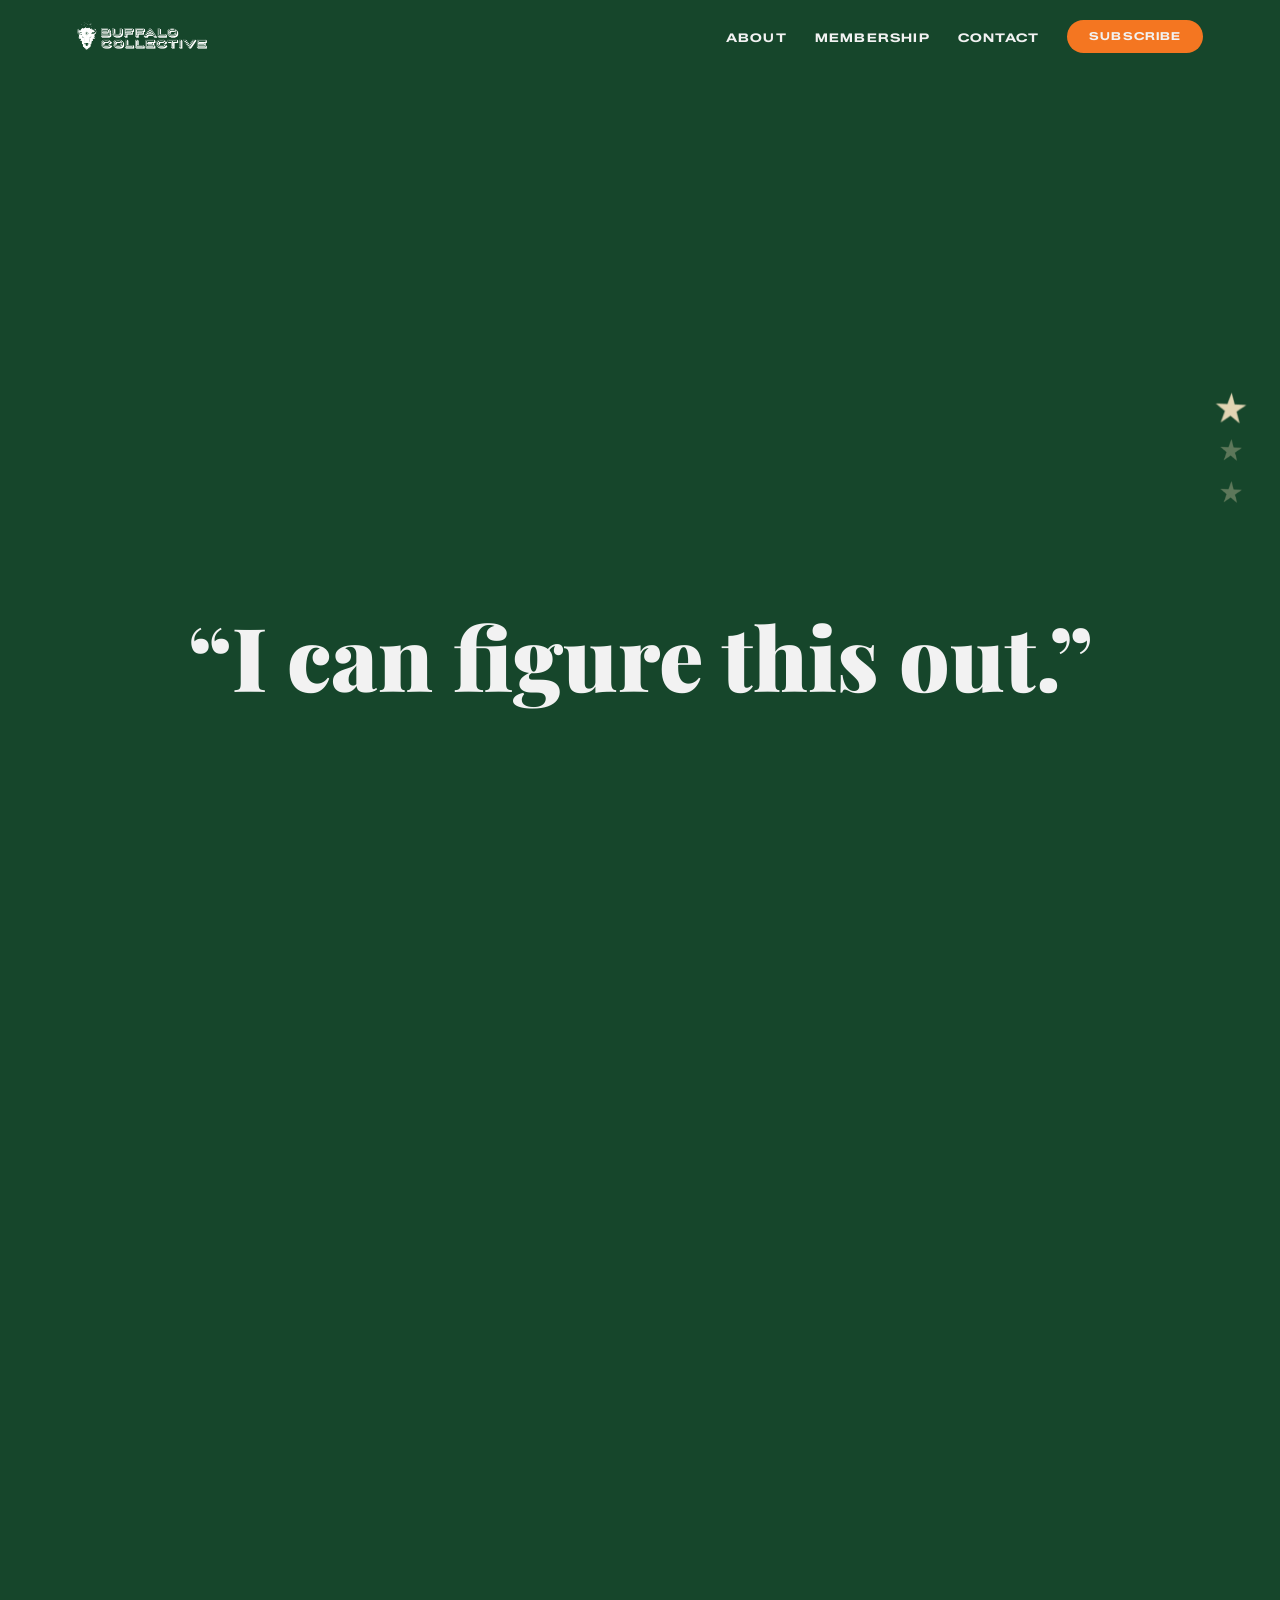
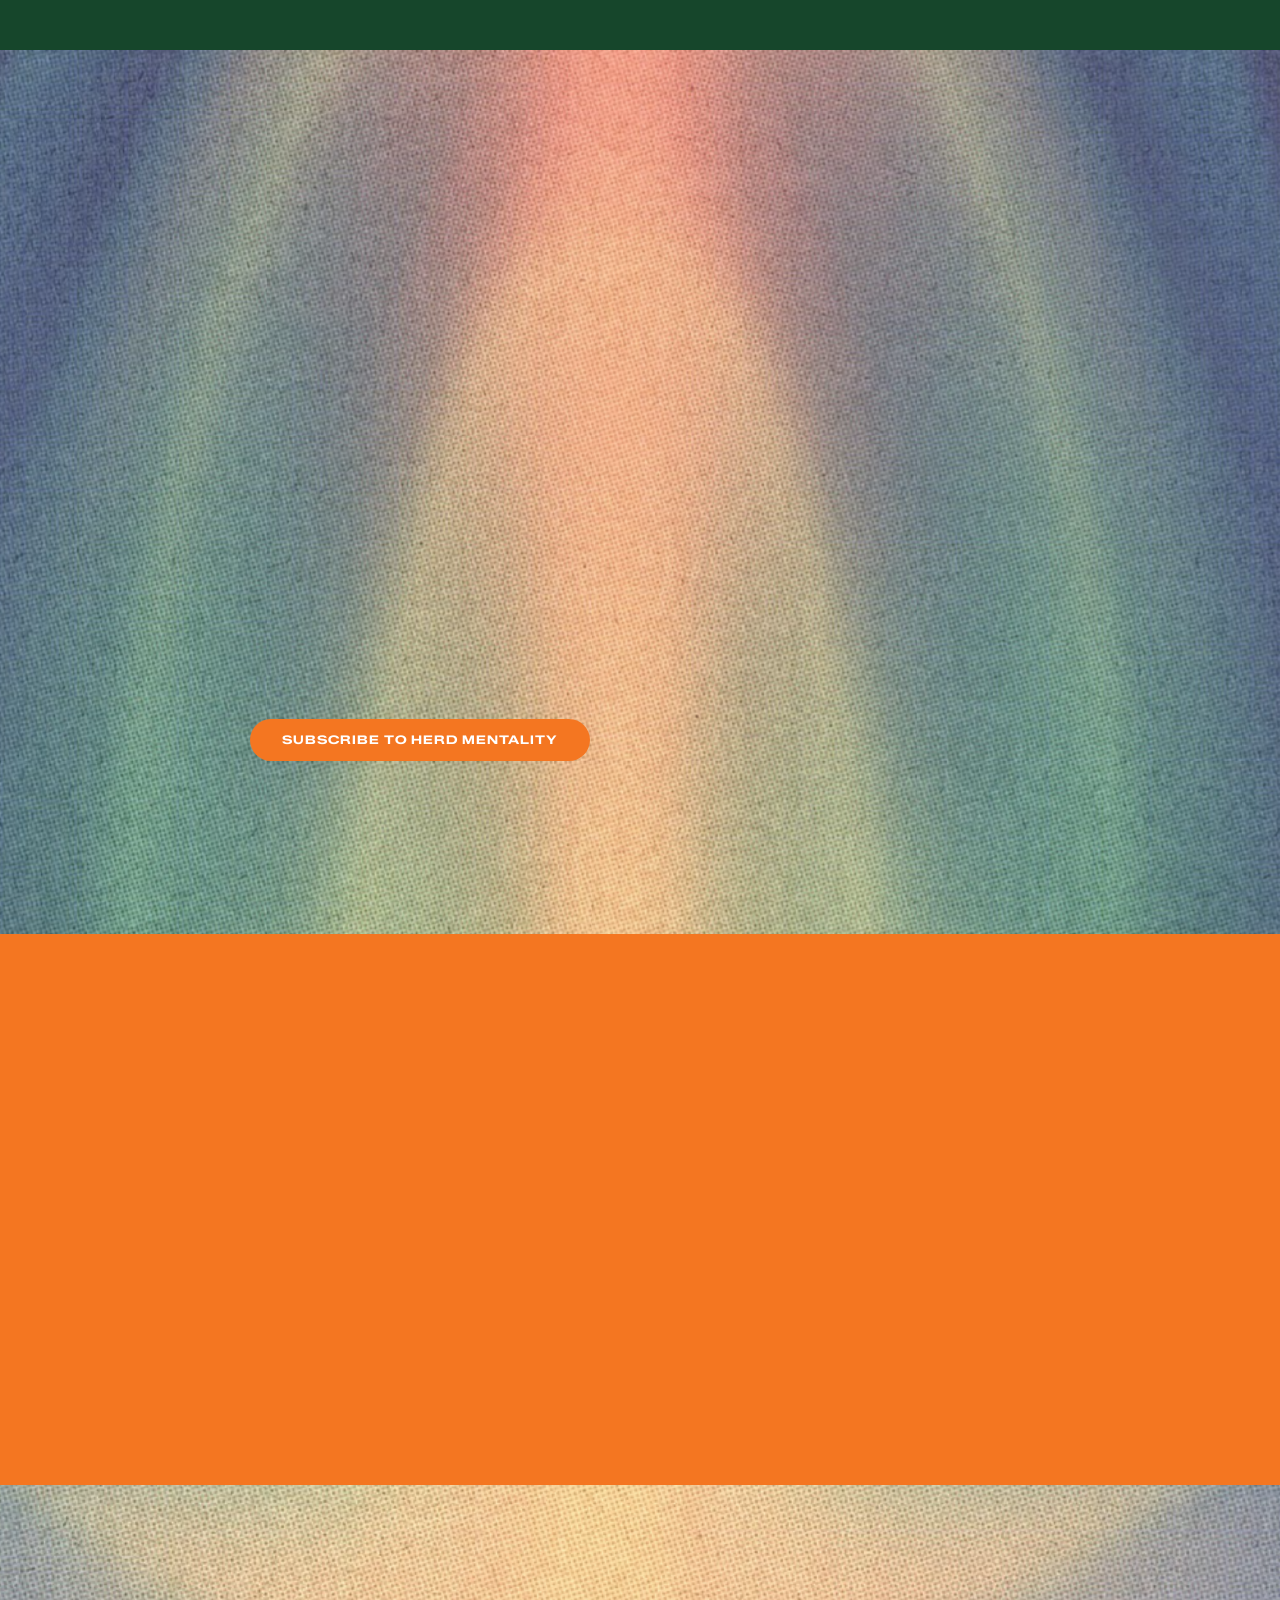
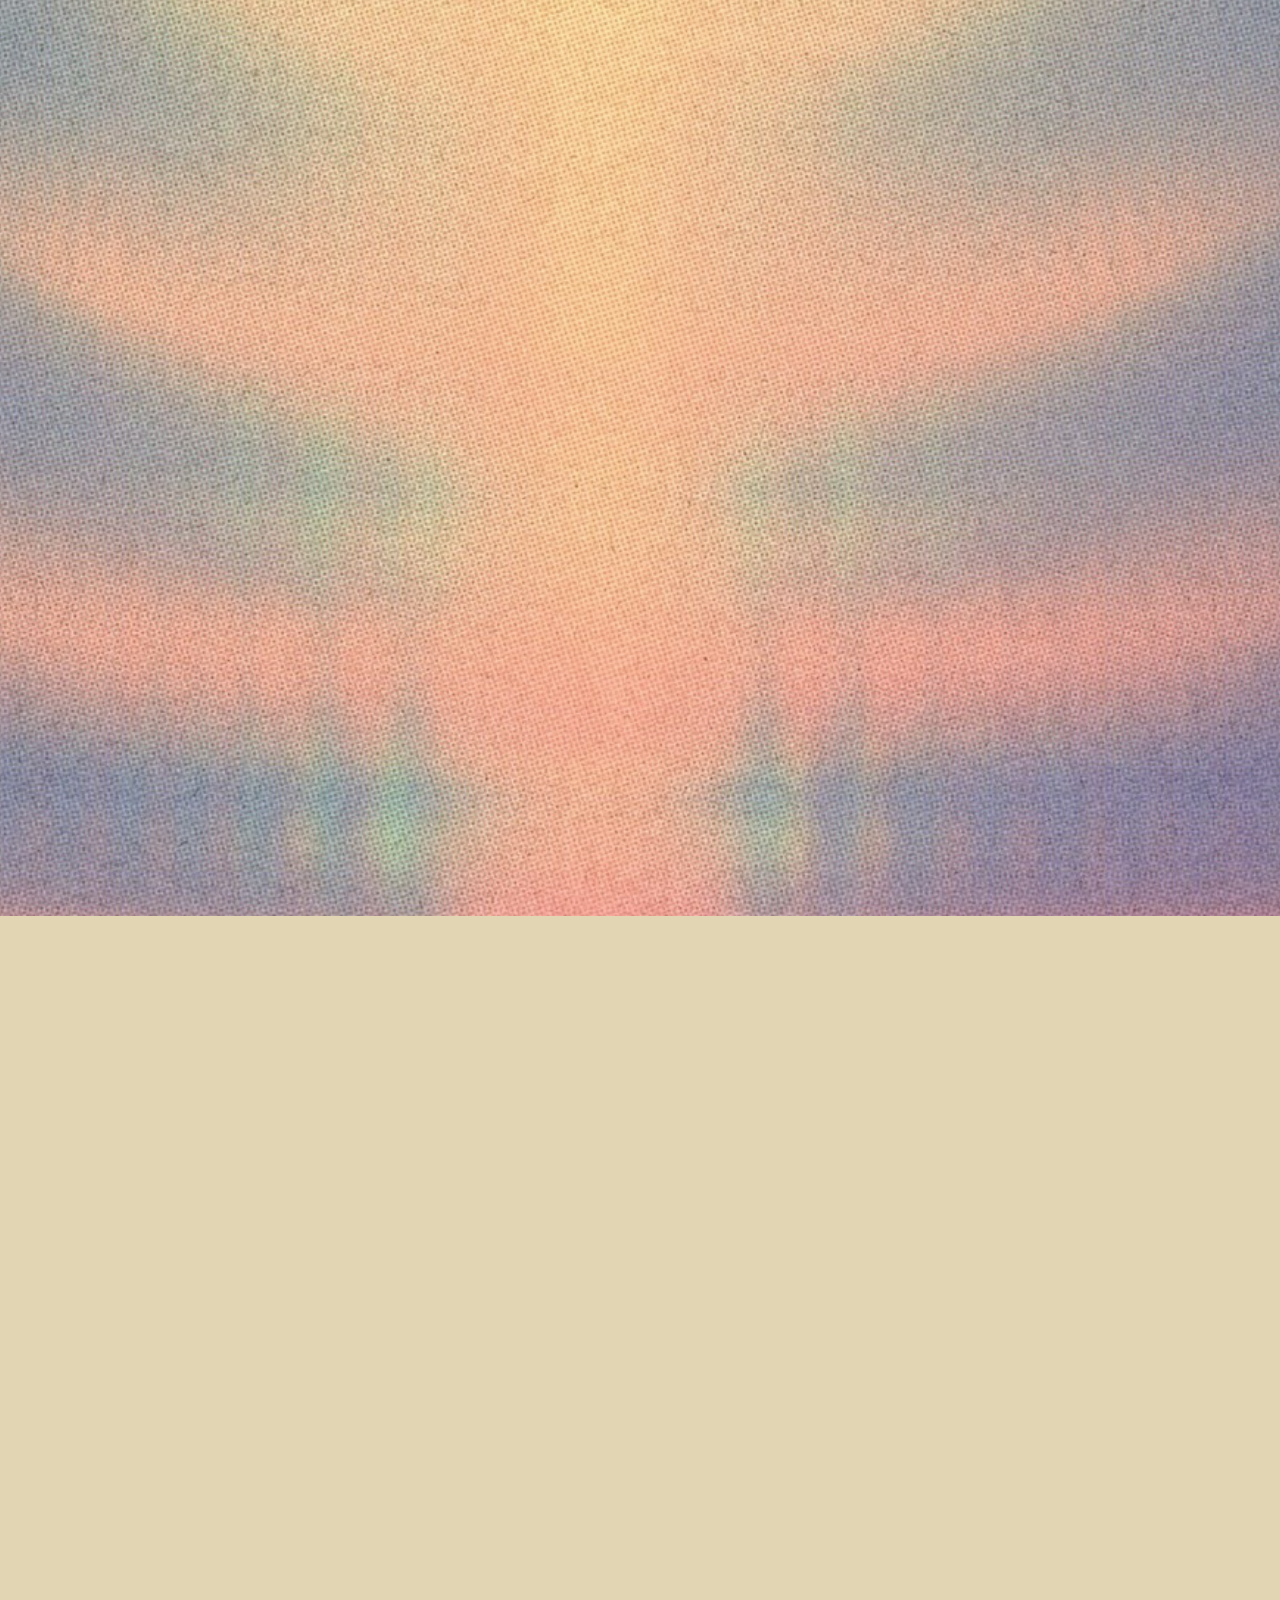
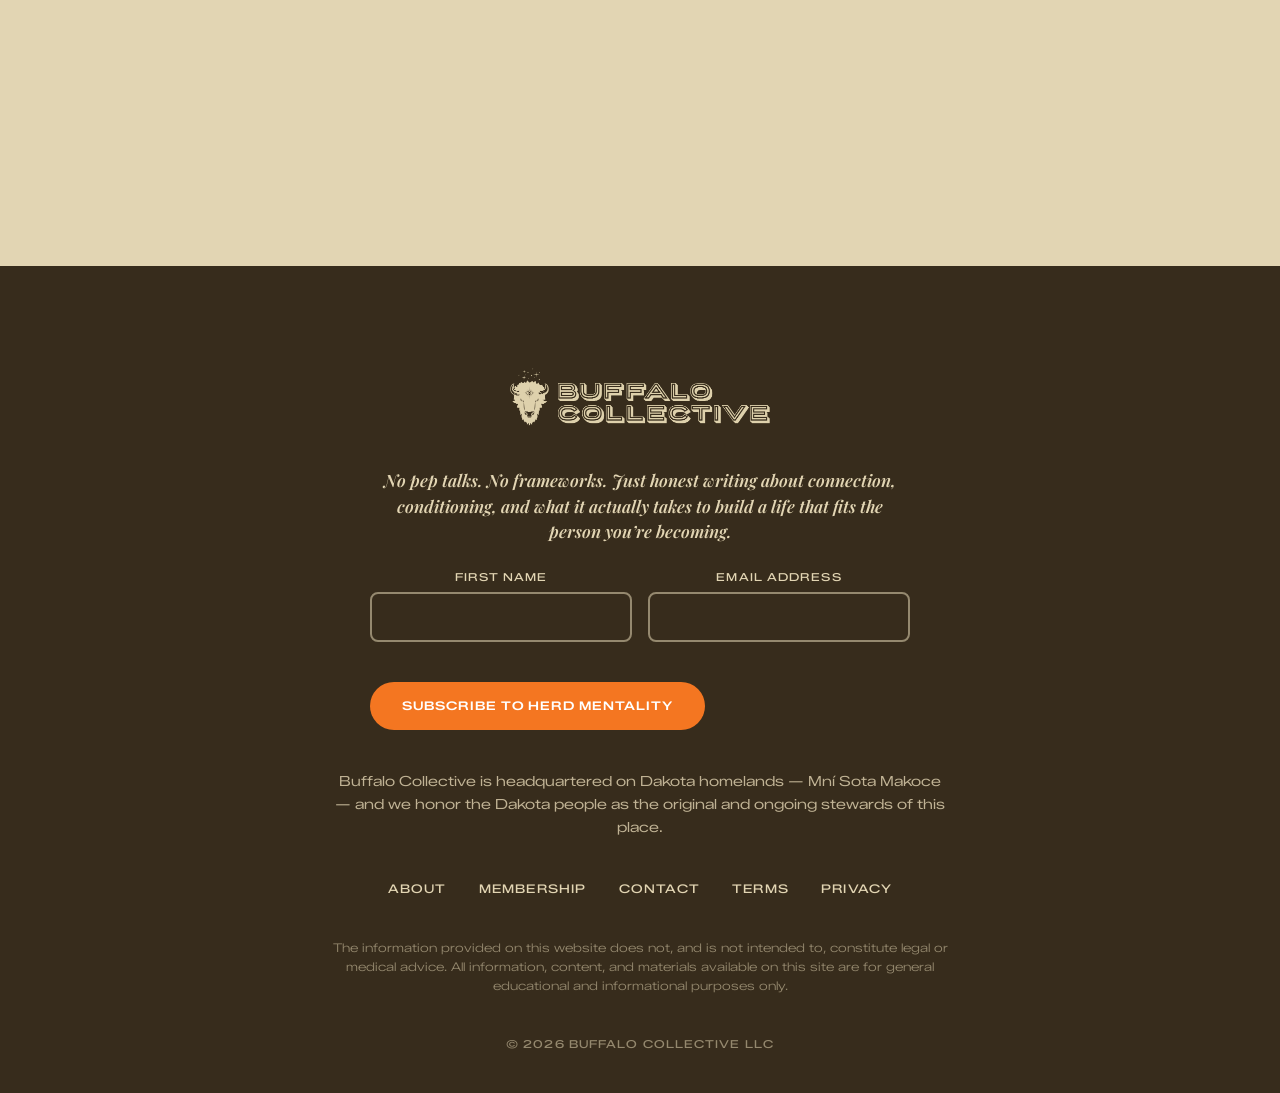
<file: index.html>
<!DOCTYPE html>
<html lang="en">
<head>
  <meta charset="UTF-8">
  <meta name="viewport" content="width=device-width, initial-scale=1.0">
  <title>Buffalo Collective: Community Support for Psychedelic Integration</title>
  <meta name="description" content="Buffalo Collective creates communities of integration for purpose-driven leaders. Small peer groups called Herds, built around consistency, relevance, and authentic connection.">
  <meta name="robots" content="index, follow">
  <meta property="og:title" content="Buffalo Collective: Community Support for Psychedelic Integration">
  <meta property="og:description" content="Buffalo Collective creates communities of integration for purpose-driven leaders. Small peer groups called Herds, built around consistency, relevance, and authentic connection.">
  <meta property="og:url" content="https://buffalocollective.co/">
  <meta property="og:type" content="website">
  <meta property="og:image" content="https://buffalocollective.co/assets/images/og-card.png">
  <meta property="og:image:width" content="1200">
  <meta property="og:image:height" content="630">
  <meta property="og:image:alt" content="Buffalo Collective">
  <meta name="twitter:card" content="summary_large_image">
  <meta name="twitter:image" content="https://buffalocollective.co/assets/images/og-card.png">
  <link rel="canonical" href="https://buffalocollective.co/">
  <link rel="icon" type="image/png" href="assets/images/logo/emerald-buffalo-face.png">
  <link rel="icon" type="image/png" href="assets/images/logo/emerald-buffalo-face.png" media="(prefers-color-scheme: light)">
  <link rel="icon" type="image/png" href="assets/images/logo/white-buffalo-face.png" media="(prefers-color-scheme: dark)">
  <link rel="apple-touch-icon" href="assets/images/logo/emerald-buffalo-face.png">

  <link rel="preconnect" href="https://fonts.googleapis.com">
  <link rel="preconnect" href="https://fonts.gstatic.com" crossorigin>
  <link href="https://fonts.googleapis.com/css2?family=Playfair+Display:ital,wght@0,400;0,600;0,700;0,800;0,900;1,400;1,600;1,700;1,800;1,900&family=Zalando+Sans+Expanded:wght@300;400;500;600;700&display=swap" rel="stylesheet">

  <link rel="stylesheet" href="style.css">

  <!-- Fathom - beautiful, simple website analytics -->
  <script src="https://cdn.usefathom.com/script.js" data-site="MMWWTZFU" defer></script>
  <!-- / Fathom -->
</head>
<body class="home">

  <a href="#main" class="skip-link">Skip to content</a>

  <div id="reading-indicator"></div>

  <nav class="site-nav" id="site-nav">
    <a href="index.html" class="nav-logo">
      <img src="assets/images/logo/white-full-logo.png" alt="Buffalo Collective" width="160" loading="eager">
    </a>
    <ul class="nav-links" role="list" id="nav-links">
      <li><a href="about.html">About</a></li>
      <li><a href="membership.html">Membership</a></li>
      <li><a href="contact.html">Contact</a></li>
      <li><a href="#footer-subscribe" class="btn btn-primary">Subscribe</a></li>
    </ul>
    <button class="nav-toggle" aria-label="Open navigation menu" aria-expanded="false" aria-controls="nav-links">
      <span></span><span></span><span></span>
    </button>
  </nav>

  <main id="main" tabindex="-1">

    <!-- ============================================================
         SECTION 1 — Logo intro, hero quotes, and opening body copy
         Background: green (body default — no texture in this section)
         ============================================================ -->
    <div>

      <!-- 1a. Logo intro screen -->
      <section class="hero-intro">
        <div class="hero-intro__inner">
          <img class="hero-intro__logo" src="assets/images/logo/light-full-logo.png" alt="Buffalo Collective">
          <h1 class="hero-intro__tagline">You found your Herd.</h1>
        </div>
        <div class="hero-intro__cue" aria-hidden="true">
          <img src="assets/stars/star-05-cream.png" alt="">
        </div>
      </section>

      <!-- 1b. Three scroll-snap quote slides -->
      <section class="snap-container" aria-label="Opening quotes">
        <div class="snap-slide">
          <p class="snap-slide__quote c-offwhite">&ldquo;I can figure this out.&rdquo;</p>
        </div>
        <div class="snap-slide">
          <p class="snap-slide__quote c-teal">&ldquo;I wish I could run this past someone.&rdquo;</p>
        </div>
        <div class="snap-slide">
          <p class="snap-slide__quote snap-slide__quote--italic c-orange">&ldquo;I&rsquo;ll take care of it.&rdquo;</p>
        </div>
      </section>

      <!-- Snap-point indicator (right edge, visible only while snap-container is in view) -->
      <nav class="snap-nav" aria-label="Opening quotes navigation">
        <button class="snap-nav__dot" type="button" data-snap-index="0" aria-label="First quote">
          <img src="assets/stars/star-05-cream.png" alt="">
        </button>
        <button class="snap-nav__dot" type="button" data-snap-index="1" aria-label="Second quote">
          <img src="assets/stars/star-05-cream.png" alt="">
        </button>
        <button class="snap-nav__dot" type="button" data-snap-index="2" aria-label="Third quote">
          <img src="assets/stars/star-05-cream.png" alt="">
        </button>
      </nav>

      <!-- 1c. Opening body copy + first buffalo + scatter stars
           Layout: 1/3 text column from left, buffalo from right beside it,
           then "But what if it isn't?" on a new row from the left. -->
      <section class="section">
        <div class="star-scatter" aria-hidden="true">
          <img src="assets/stars/star-04-cream.png"   alt="" style="top: 8%;  left: 6%;  width: 36px;">
          <img src="assets/stars/star-07-orange.png"  alt="" style="top: 18%; right: 9%; width: 28px;">
          <img src="assets/stars/star-09-ltlteal.png" alt="" style="top: 62%; left: 12%; width: 44px;">
          <img src="assets/stars/star-05-cream.png"   alt="" style="top: 88%; right: 14%; width: 32px;">
          <img src="assets/stars/star-11-orange.png"  alt="" style="top: 38%; right: 4%; width: 24px;">
        </div>

        <div class="container container--wide intro-split">
          <div class="reveal-left flow">
            <h2 class="t-italic c-teal">Leadership is lonely by design.</h2>
            <p class="t-body">
              This is just what entrepreneurship looks like. <strong>This is just the weight you must carry to be a leader.</strong>
            </p>
          </div>
          <div class="intro-split__buffalo">
            <img class="buffalo buffalo--flip buffalo-animate buffalo-animate--right"
                 src="assets/images/buffalo/buffalo-grazing-teal.png"
                 alt="" loading="lazy">
          </div>
        </div>

        <div class="container container--wide intro-followup">
          <h2 class="t-italic c-teal reveal-left">But what if it wasn&rsquo;t?</h2>
        </div>
      </section>
    </div>

    <!-- ============================================================
         SECTION 2 — Nature question
         Background: texture-arch (parallax, full bleed)
         ============================================================ -->
    <section class="section texture-section" style="padding-top: calc(var(--section-padding) + 5vh); padding-bottom: calc(var(--section-padding) + 5vh); color: var(--offwhite);">
      <div class="texture-bg" style="background-image: url('assets/images/textures/texture-arch.jpg');"></div>

      <div class="star-scatter" aria-hidden="true">
        <img src="assets/stars/star-06-cream.png"   alt="" style="top: 12%; left: 7%; width: 36px;">
        <img src="assets/stars/star-08-ltlteal.png" alt="" style="top: 28%; right: 8%; width: 28px;">
        <img src="assets/stars/star-03-cream.png"   alt="" style="top: 82%; left: 10%; width: 40px;">
        <img src="assets/stars/star-10-orange.png"  alt="" style="top: 68%; right: 5%; width: 24px;">
      </div>

      <div class="container flow-lg">
        <p class="t-subhead reveal no-shadow">
          <span class="highlight-reveal highlight-reveal--pink">The myth of the lone wolf, the solo inventor in the basement, the fucking lie about bootstraps&hellip; those myths weren&rsquo;t handed down because they&rsquo;re helpful.</span>
        </p>
        <p class="t-subhead reveal no-shadow">
          <span class="highlight-reveal highlight-reveal--pink">They persist because they reinforce existing power structures. Keep us focused on &ldquo;being professional,&rdquo; and we aren&rsquo;t focusing on what matters.</span>
        </p>
        <div class="cta-row">
          <a href="#footer-subscribe" class="btn btn-primary">Subscribe to Herd Mentality</a>
        </div>
      </div>
    </section>

    <!-- ============================================================
         SECTION 4 — Testimonial 1
         Background: orange
         ============================================================ -->
    <section class="section section--tight bg-orange">
      <div class="star-scatter" aria-hidden="true">
        <img src="assets/stars/star-04-cream.png" alt="" style="top: 10%; left: 8%;  width: 36px;">
        <img src="assets/stars/star-09-cream.png" alt="" style="top: 22%; right: 11%; width: 28px;">
        <img src="assets/stars/star-06-cream.png" alt="" style="top: 72%; left: 14%; width: 32px;">
        <img src="assets/stars/star-11-cream.png" alt="" style="top: 80%; right: 7%; width: 40px;">
        <img src="assets/stars/star-03-cream.png" alt="" style="top: 48%; left: 4%;  width: 22px;">
        <img src="assets/stars/star-08-cream.png" alt="" style="top: 36%; right: 4%; width: 24px;">
      </div>

      <blockquote class="container reveal-emphasis" style="text-align: center;">
        <p class="t-pullquote">
          &ldquo;I&rsquo;ve understood for years that the challenges of running my business were connected to my personal growth. It wasn&rsquo;t until I joined Buffalo Collective that I realized how lonely I&rsquo;ve been on this journey. Their accompaniment is invaluable. My path still twists and turns, but now, they&rsquo;re with me around every bend.&rdquo;
        </p>
        <cite class="t-attribution" style="font-style: normal;">— B Corp Founder</cite>
      </blockquote>
    </section>

    <!-- ============================================================
         SECTION 5 — Buffalo philosophy
         Background: texture-rays.jpg, parallax
         Layout: headline up top, then body + buffalo side by side.
         Reveal order: headline → buffalo → body (delayed). -->
    <section class="section texture-section texture-section--dim no-shadow">
      <div class="texture-bg" style="background-image: url('assets/images/textures/texture-rays.jpg');"></div>

      <div class="container container--wide">
        <h2 class="t-headline reveal-left" style="max-width: min(820px, 90%); color: var(--brown);">
          When buffalo see a storm on the horizon, they don&rsquo;t scatter. They tighten the herd and run into it together.
        </h2>

        <div class="buffalo-split">
          <div class="flow">
            <p class="t-body reveal-left" style="transition-delay: 600ms; color: var(--brown); font-weight: 600; font-size: calc(var(--sz-body) + 2px);">
              Because they know the fastest way around the storm is through it. And the safest way through it is together.
            </p>
            <p class="t-body reveal-left" style="transition-delay: 900ms; color: var(--brown); font-weight: 600; font-size: calc(var(--sz-body) + 2px);">
              This is what Buffalo Collective is built on. We are reclaiming &ldquo;herd mentality,&rdquo; and learning to trust it for what it is: Wisdom, connection, and strength multiplied because we&rsquo;re working together.
            </p>
          </div>

          <div class="buffalo-split__buffalo">
            <img class="buffalo buffalo--large buffalo-animate buffalo-animate--right"
                 src="assets/images/buffalo/buffalo-hero-brown.png"
                 alt="" loading="lazy">
          </div>
        </div>
      </div>
    </section>

    <!-- ============================================================
         SECTION 7 — The offering
         Background: sand. All elements rise from the bottom in stagger.
         ============================================================ -->
    <section class="section bg-sand">
      <div class="container container--wide reveal-stagger">
        <h2 class="t-section" style="text-align: center;">
          Buffalo Collective membership gives purpose-driven leaders the connection and clarity they need to grow themselves and their businesses.
        </h2>

        <div class="two-col" style="margin-top: 4rem;">
          <div class="two-col__block">
            <h3 class="c-green" style="font-family: 'Playfair Display', serif; font-optical-sizing: auto; font-weight: 800; font-size: 24px; line-height: 1.2;">The Herd</h3>
            <p class="t-body" style="color: var(--brown); margin-top: 1rem;">
              We don&rsquo;t prescribe a method or give you a curriculum because we believe that you already know what you need to do. Your Herd is there to keep you grounded in that intention with virtual gatherings, text check-ins, and monthly breathwork sessions.
            </p>
          </div>

          <div class="two-col__block">
            <h3 class="c-green" style="font-family: 'Playfair Display', serif; font-optical-sizing: auto; font-weight: 800; font-size: 24px; line-height: 1.2;">Medicine Journeys</h3>
            <p class="t-body" style="color: var(--brown); margin-top: 1rem;">
              If you feel called, we can offer introductions to values-aligned facilitators who offer guidance on medicine journeys. Optional, occasional, and never a requirement to run with your Herd.
            </p>
          </div>
        </div>

        <div class="cta-row cta-row--centered" style="margin-top: 3.5rem;">
          <a href="membership.html" class="btn btn-dark">Learn about membership</a>
        </div>
      </div>
    </section>
  </main>

  <!-- ============================================================
       Footer (same across all pages)
       ============================================================ -->
  <footer class="site-footer">
    <div class="footer-logo">
      <img src="assets/images/logo/light-full-logo.png" alt="Buffalo Collective" loading="lazy">
    </div>

    <div id="footer-subscribe" class="footer-subscribe">
      <p class="footer-subscribe-intro">
        No pep talks. No frameworks. Just honest writing about connection, conditioning, and what it actually takes to build a life that fits the person you&rsquo;re becoming.
      </p>
      <div class="bc-form-wrap">
        <form class="bc-form" id="form-newsletter" novalidate>
          <div class="bc-form-row bc-form-row--2col">
            <div class="bc-field">
              <label class="bc-label" for="nl-firstname">First name</label>
              <input class="bc-input" type="text" id="nl-firstname" name="firstName" autocomplete="given-name" required />
            </div>
            <div class="bc-field">
              <label class="bc-label" for="nl-email">Email address</label>
              <input class="bc-input" type="email" id="nl-email" name="email" autocomplete="email" required />
            </div>
          </div>

          <div class="bc-hp" aria-hidden="true">
            <label for="nl-website">Website</label>
            <input type="text" id="nl-website" name="website" tabindex="-1" autocomplete="off" aria-hidden="true" />
          </div>

          <div data-turnstile data-theme="dark"></div>

          <div class="bc-form-footer">
            <button class="bc-btn bc-btn--primary" type="submit">Subscribe to Herd Mentality</button>
          </div>

          <div class="bc-form-message bc-form-message--success" id="nl-success" aria-live="polite" hidden>
            Almost there: check your inbox to confirm your subscription.
          </div>
          <div class="bc-form-message bc-form-message--error" id="nl-error" aria-live="polite" hidden></div>
        </form>
      </div>
      <script>
        (function () {
          const form = document.getElementById("form-newsletter");
          if (!form) return;
          const successMsg = document.getElementById("nl-success");
          const errorMsg = document.getElementById("nl-error");
          form.addEventListener("submit", async function (e) {
            e.preventDefault();
            const btn = form.querySelector("button[type=submit]");
            successMsg.hidden = true;
            errorMsg.hidden = true;
            const data = {
              firstName: form.firstName.value.trim(),
              email: form.email.value.trim(),
              website: form.website.value,
              "cf-turnstile-response": window.bcTurnstile ? window.bcTurnstile.token(form) : "",
            };
            if (!data["cf-turnstile-response"]) {
              errorMsg.textContent = "One moment — we're still checking you're human. Please try again in a few seconds.";
              errorMsg.hidden = false;
              return;
            }
            btn.disabled = true;
            btn.textContent = "Sending…";
            try {
              const utmSource = sessionStorage.getItem("bc_utm_source");
              if (utmSource) data.source = utmSource;
            } catch (e) { /* sessionStorage unavailable */ }
            try {
              const res = await fetch("/.netlify/functions/subscribe", {
                method: "POST",
                headers: { "Content-Type": "application/json" },
                body: JSON.stringify(data),
              });
              const json = await res.json();
              if (res.ok && json.success) {
                form.reset();
                form.hidden = true;
                successMsg.hidden = false;
              } else {
                errorMsg.textContent = json.error || "Something went wrong. Please try again.";
                errorMsg.hidden = false;
                btn.disabled = false;
                btn.textContent = "Subscribe to Herd Mentality";
              }
            } catch {
              errorMsg.textContent = "Something went wrong. Please try again.";
              errorMsg.hidden = false;
              btn.disabled = false;
              btn.textContent = "Subscribe to Herd Mentality";
            }
            // Turnstile tokens are single-use; get a fresh one for any retry.
            if (window.bcTurnstile) window.bcTurnstile.reset(form);
          });
        })();
      </script>
    </div>

    <p class="footer-land">
      Buffalo Collective is headquartered on Dakota homelands &mdash; Mn&iacute; Sota Makoce &mdash; and we honor the Dakota people as the original and ongoing stewards of this place.
    </p>

    <nav class="footer-nav" aria-label="Footer">
      <a href="about.html">About</a>
      <a href="membership.html">Membership</a>
      <a href="contact.html">Contact</a>
      <a href="terms.html">Terms</a>
      <a href="privacy.html">Privacy</a>
    </nav>

    <p class="footer-disclaimer">
      The information provided on this website does not, and is not intended to, constitute legal or medical advice. All information, content, and materials available on this site are for general educational and informational purposes only.
    </p>

    <p class="footer-copyright">© 2026 Buffalo Collective LLC</p>
  </footer>

  <script src="script.js"></script>
</body>
</html>
</file>
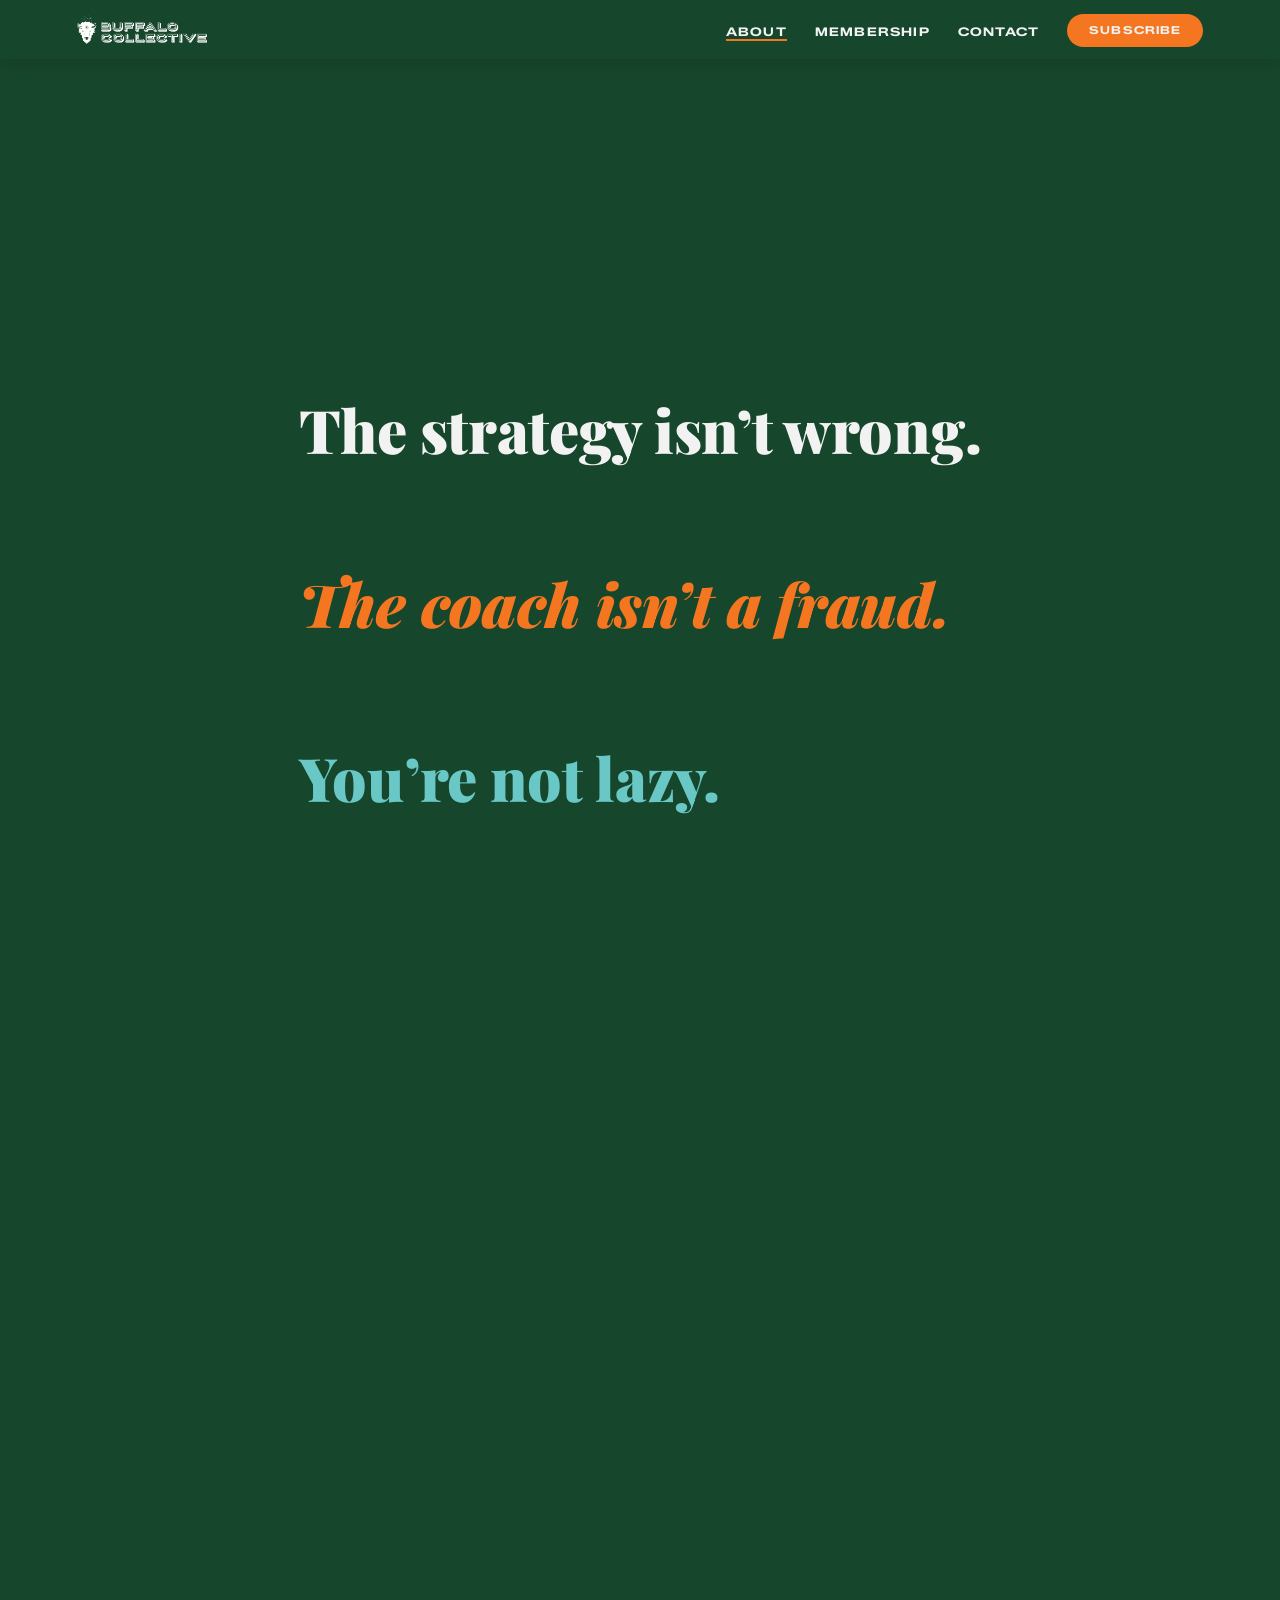
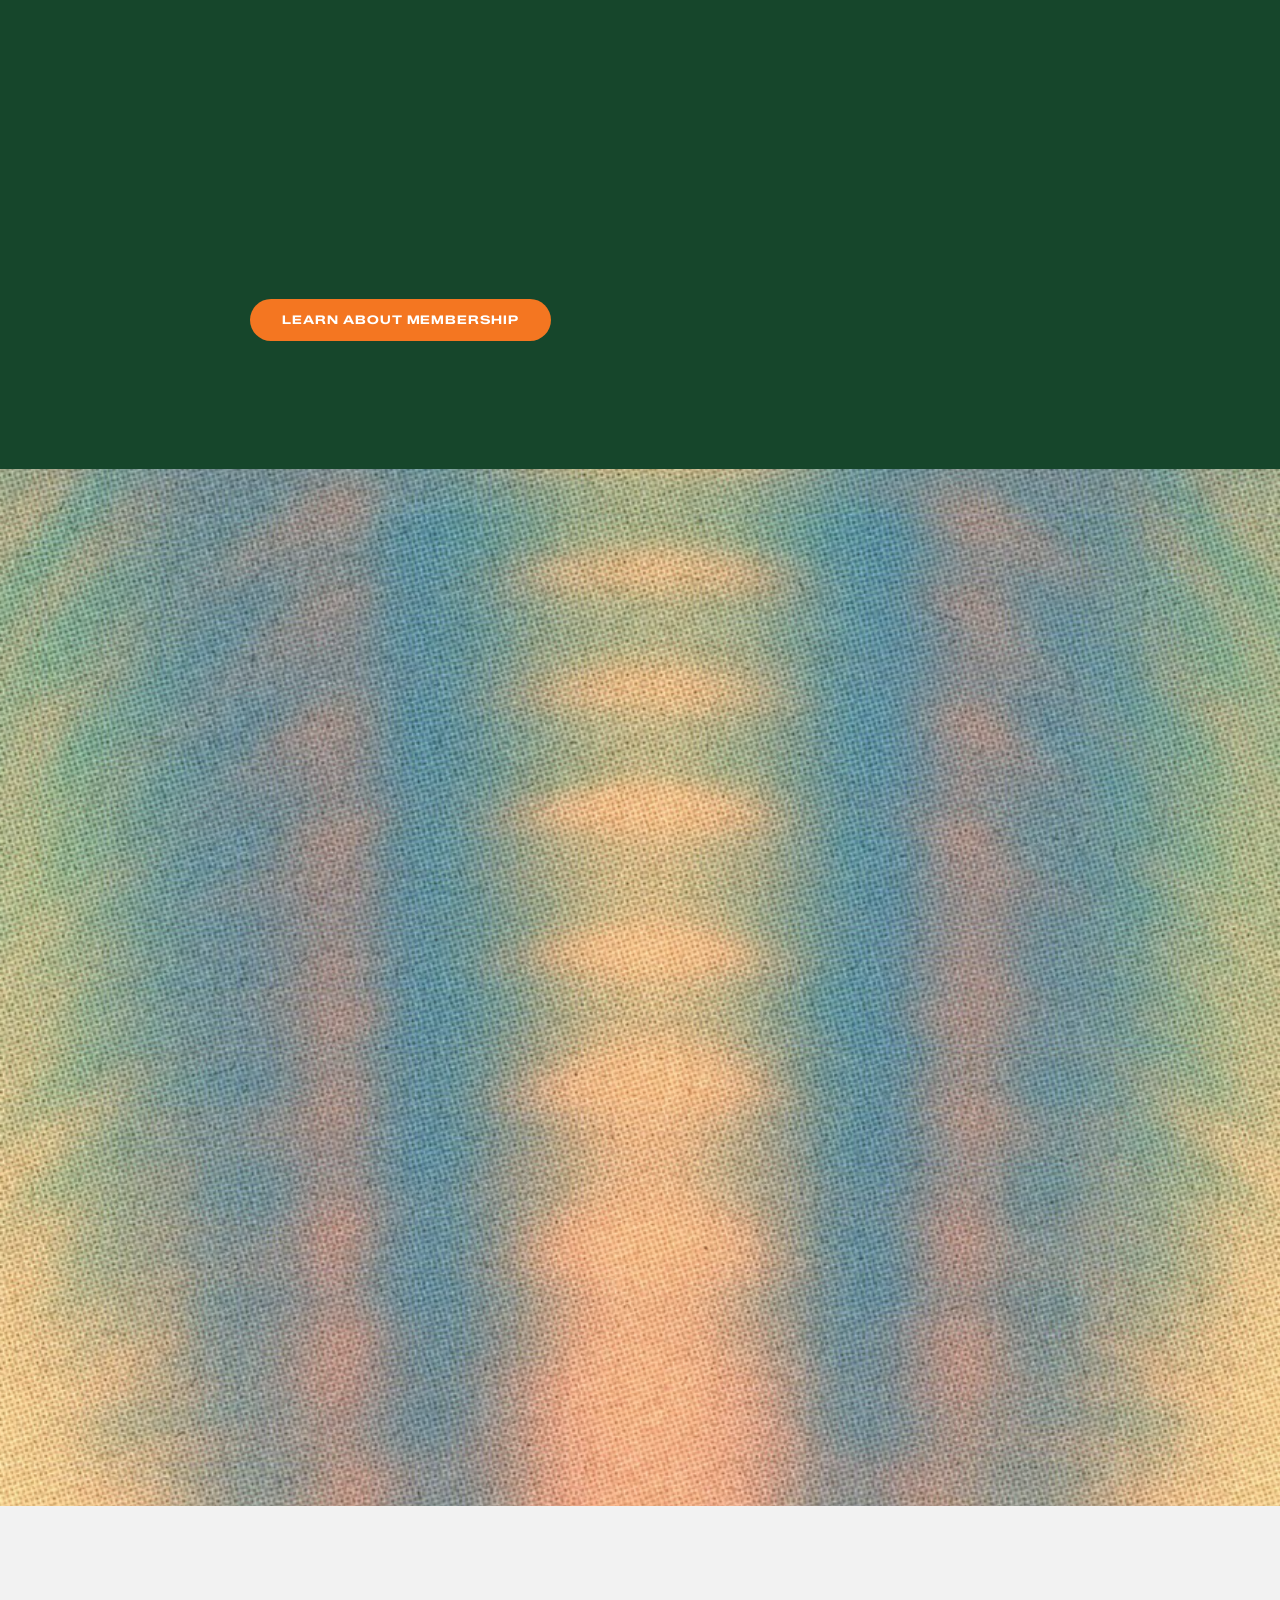
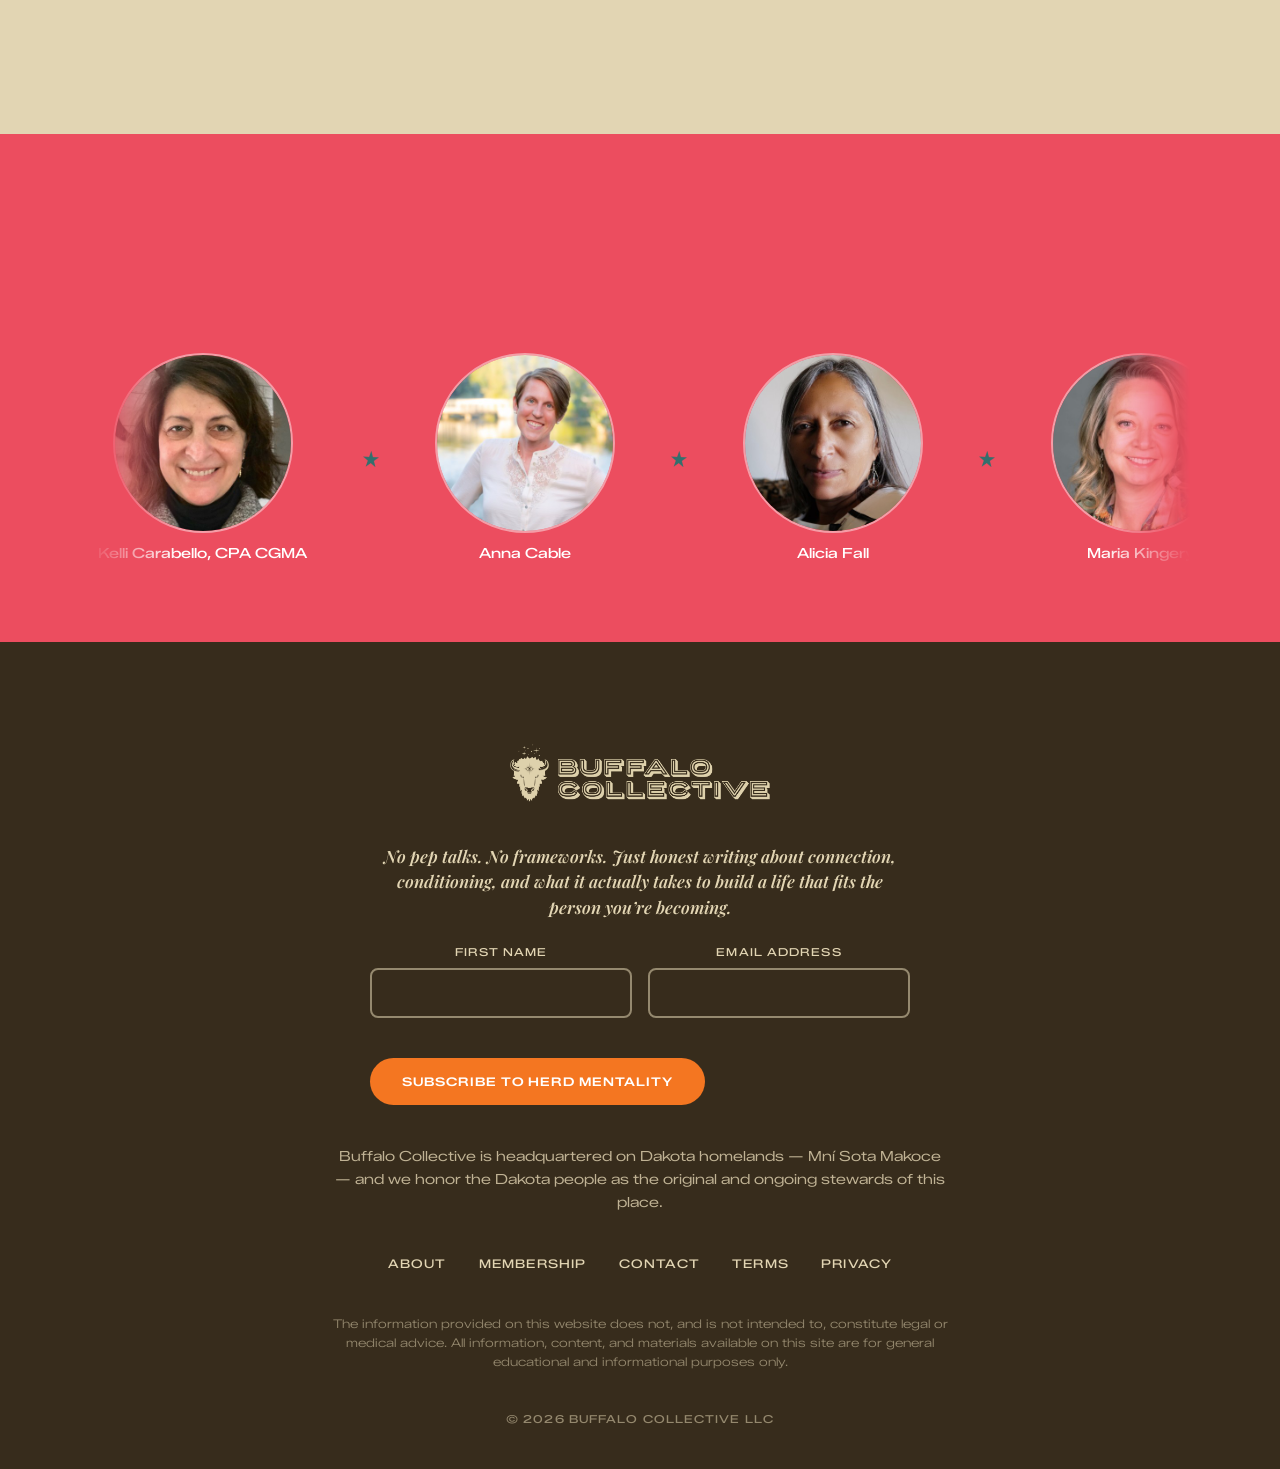
<file: about.html>
<!DOCTYPE html>
<html lang="en">
<head>
  <meta charset="UTF-8">
  <meta name="viewport" content="width=device-width, initial-scale=1.0">
  <title>About Buffalo Collective</title>
  <meta name="description" content="Buffalo Collective was built to close the integration gap — the space between a transformative experience and lasting change. Learn about Lindsay, Libby, and the team.">
  <meta name="robots" content="index, follow">
  <meta property="og:title" content="About Buffalo Collective">
  <meta property="og:description" content="Buffalo Collective was built to close the integration gap — the space between a transformative experience and lasting change. Learn about Lindsay, Libby, and the team.">
  <meta property="og:url" content="https://buffalocollective.co/about.html">
  <meta property="og:type" content="website">
  <meta property="og:image" content="https://buffalocollective.co/assets/images/og-card.png">
  <meta property="og:image:width" content="1200">
  <meta property="og:image:height" content="630">
  <meta property="og:image:alt" content="Buffalo Collective">
  <meta name="twitter:card" content="summary_large_image">
  <meta name="twitter:image" content="https://buffalocollective.co/assets/images/og-card.png">
  <link rel="canonical" href="https://buffalocollective.co/about.html">
  <link rel="icon" type="image/png" href="assets/images/logo/emerald-buffalo-face.png">
  <link rel="icon" type="image/png" href="assets/images/logo/emerald-buffalo-face.png" media="(prefers-color-scheme: light)">
  <link rel="icon" type="image/png" href="assets/images/logo/white-buffalo-face.png" media="(prefers-color-scheme: dark)">
  <link rel="apple-touch-icon" href="assets/images/logo/emerald-buffalo-face.png">

  <link rel="preconnect" href="https://fonts.googleapis.com">
  <link rel="preconnect" href="https://fonts.gstatic.com" crossorigin>
  <link href="https://fonts.googleapis.com/css2?family=Playfair+Display:ital,wght@0,400;0,600;0,700;0,800;0,900;1,400;1,600;1,700;1,800;1,900&family=Zalando+Sans+Expanded:wght@300;400;500;600;700&display=swap" rel="stylesheet">

  <link rel="stylesheet" href="style.css">

  <!-- Fathom - beautiful, simple website analytics -->
  <script src="https://cdn.usefathom.com/script.js" data-site="MMWWTZFU" defer></script>
  <!-- / Fathom -->
</head>
<body class="about">

  <a href="#main" class="skip-link">Skip to content</a>

  <div id="reading-indicator"></div>

  <nav class="site-nav" id="site-nav">
    <a href="index.html" class="nav-logo">
      <img src="assets/images/logo/white-full-logo.png" alt="Buffalo Collective" width="160" loading="eager">
    </a>
    <ul class="nav-links" role="list" id="nav-links">
      <li><a href="about.html">About</a></li>
      <li><a href="membership.html">Membership</a></li>
      <li><a href="contact.html">Contact</a></li>
      <li><a href="#footer-subscribe" class="btn btn-primary">Subscribe</a></li>
    </ul>
    <button class="nav-toggle" aria-label="Open navigation menu" aria-expanded="false" aria-controls="nav-links">
      <span></span><span></span><span></span>
    </button>
  </nav>

  <main id="main" tabindex="-1">
    <h1 class="visually-hidden">About Buffalo Collective</h1>

    <!-- ============================================================
         SECTION 1a — Hero: three statements anchored low (green)
         Callback to home snap quotes — each fires on page load
         from a different direction.
         ============================================================ -->
    <section class="section bg-green" style="min-height: 100vh; padding-top: clamp(140px, 16vh, 220px); padding-bottom: clamp(60px, 10vh, 140px); display: flex; flex-direction: column; justify-content: flex-end;">
      <div class="container flow-lg">
        <h2 class="t-headline about-quote about-quote--1" style="color: var(--offwhite);">The strategy isn&rsquo;t wrong.</h2>
        <h2 class="t-headline about-quote about-quote--2" style="font-style: italic; color: var(--orange);">The coach isn&rsquo;t a fraud.</h2>
        <h2 class="t-headline about-quote about-quote--3" style="color: var(--teal);">You&rsquo;re not lazy.</h2>
      </div>
    </section>

    <!-- ============================================================
         SECTION 1b — "But something keeps not working…"
         Callback to home's "But what if it wasn't?" — scale-in,
         sand italic on green.
         ============================================================ -->
    <section class="section bg-green" style="padding-top: clamp(40px, 6vh, 80px);">
      <div class="container">
        <h2 class="t-italic c-sand reveal-scale">
          But something keeps not working &mdash; and you&rsquo;re starting to suspect it&rsquo;s not them.
        </h2>
      </div>
    </section>

    <!-- ============================================================
         SECTION 1c — "Here's the problem:" + body + CTA
         Callback to home Section 3 — orange scrolling highlight on
         the long quote.
         ============================================================ -->
    <section class="section bg-green">
      <div class="container flow-lg">
        <h2 class="t-section reveal-left">
          Here&rsquo;s the problem: <span class="highlight-reveal">It&rsquo;s much easier to believe you don&rsquo;t know what to do than to understand what&rsquo;s preventing you from doing it.</span>
        </h2>
        <p class="t-body reveal-left">
          Buffalo Collective is a community built for folks who are ready to charge into the storm in search of clarity, growth, and strength with the safety of a Herd.
        </p>
        <div class="cta-row">
          <a href="membership.html" class="btn btn-primary">Learn about Membership</a>
        </div>
      </div>
    </section>

    <!-- ============================================================
         SECTION 2 — Founder letter
         Background: texture-fringe; letter sits in a white card
         on top of the texture for legibility.
         ============================================================ -->
    <section class="section texture-section no-shadow">
      <div class="texture-bg" style="background-image: url('assets/images/textures/texture-fringe.jpg');"></div>

      <div class="container container--wide">
        <p class="reveal-left" style="margin-bottom: 1.5rem; color: var(--brown); font-weight: 600; font-size: calc(var(--sz-body) + 2px);">From our Founder</p>

        <div class="founder">
          <img class="founder-headshot reveal-left"
               src="assets/images/headshots/lindsay-lashell.jpg"
               alt="Lindsay LaShell"
               style="transition-delay: 200ms;"
               loading="lazy">

          <div class="founder-letter-card reveal-right" style="transition-delay: 400ms;">
            <div class="founder-letter">
              <p><strong>I spent more than two decades helping other people&rsquo;s businesses grow.</strong> Strategy, marketing, communications. I was good at it. I cared about it. And for most of that time, I had no idea that the same conditioning I was trying to help my clients work around was quietly running my own show.</p>

              <p><strong>It took me until almost 40 to understand that I had absorbed, early and completely, the message that I should only and always accept what was offered.</strong> Wanting more, and asking for it was gasp unattractive. So I worked twice as hard and asked for half as much and wondered why the title and the salary and the influence never quite materialized. That&rsquo;s what playing small looks like from the inside. <strong>It doesn&rsquo;t feel like smallness. It feels like work.</strong></p>

              <p><strong>What finally cracked it open wasn&rsquo;t a coach or a course.</strong> It was a Phish concert.</p>

              <p>I know how that sounds. I was there for the music, standing under the tented peaks of Shoreline Amphitheater with someone I loved, and what I got was something I hadn&rsquo;t been looking for and couldn&rsquo;t have planned. The magic mushrooms I&rsquo;d consumed for funsies delivered much more than bright lights and swirly patterns. <strong>In a few hours, I learned as much about myself and my conditioning as I had in a dozen years of talk therapy.</strong> I accepted things I&rsquo;d been circling for years. I connected to feelings and ideas I didn&rsquo;t know I was avoiding. I forgave some things I thought I never would. This is how the medicine works.</p>

              <p><strong>I came home changed.</strong></p>

              <p>I&rsquo;ve lived through my share of crap, but my therapists always point out one way in which I&rsquo;m really lucky: I get integration. Learn something new in the morning, I can start making newly informed decisions in the afternoon. I know how to use my tools, and I had the great good fortune to work with the same therapist for fifteen years. She knew how to support me and I knew how to receive her support, so after that wild night in Mountain View, <strong>I was able to move forward with new ways of thinking and being that felt more like me.</strong></p>

              <p>But that&rsquo;s not the only way this story goes. <strong>For most people integration isn&rsquo;t a given and it&rsquo;s far from easy.</strong> I&rsquo;ve seen up close the slow deflation that can settle in after a peak psychedelic experience fades, revealing the same pain and struggles that were there before the medicine.</p>

              <p><strong>That gap, between knowledge and integration, between who we are on the inside and who we perform for others, is why I built Buffalo Collective.</strong> I realized that I was carrying the same unseen weight that I was trying to remove from my clients and collaborators. All of us brilliant people doing important work, held back not by lack of strategy or discipline but by the subconscious programming we&rsquo;d never had the right support to question.</p>

              <p><strong>I built Buffalo Collective because I needed it.</strong> Because the overlap between my passion for supporting entrepreneurs and my commitment to healing isn&rsquo;t a niche. It&rsquo;s the thing I had to make.</p>

              <p>I&rsquo;m a systems thinker, a reluctant entrepreneur who turned out to be very much an entrepreneur, an eldest daughter still unlearning what that cost her, and someone who has done enough of her own work to know that it&rsquo;s possible alone, but easier together.</p>

              <p class="founder-letter__close">I&rsquo;m so glad you&rsquo;re here.</p>
              <p class="founder-letter__sign">— Lindsay</p>

              <div style="display: flex; gap: 1rem; align-items: center; margin-top: 1.25rem;">
                <a href="https://www.linkedin.com/in/lindsaylashell/" target="_blank" rel="noopener" class="founder-link" aria-label="Lindsay LaShell on LinkedIn" style="display: inline-flex; align-items: center; color: var(--orange);">
                  <svg viewBox="0 0 24 24" width="32" height="32" fill="currentColor" aria-hidden="true">
                    <path d="M19 0h-14C2.239 0 0 2.239 0 5v14c0 2.761 2.239 5 5 5h14c2.761 0 5-2.239 5-5V5c0-2.761-2.239-5-5-5zM8 19H5V8h3v11zM6.5 6.732C5.534 6.732 4.75 5.942 4.75 4.968c0-.975.784-1.764 1.75-1.764s1.75.789 1.75 1.764c0 .974-.783 1.764-1.75 1.764zM20 19h-3v-5.604c0-3.368-4-3.113-4 0V19h-3V8h3v1.765c1.398-2.586 7-2.776 7 2.476V19z"/>
                  </svg>
                </a>
                <a href="https://substack.com/@lindsaydayton" target="_blank" rel="noopener" class="founder-link" aria-label="Lindsay on Substack" style="display: inline-flex; align-items: center; color: var(--orange);">
                  <svg viewBox="0 0 24 24" width="32" height="32" fill="currentColor" aria-hidden="true">
                    <path d="M22.539 8.242H1.46V5.406h21.08v2.836zM1.46 10.812V24L12 18.11 22.54 24V10.812H1.46zM22.54 0H1.46v2.836h21.08V0z"/>
                  </svg>
                </a>
              </div>
            </div>
          </div>
        </div>
      </div>
    </section>

    <!-- ============================================================
         SECTION 3 — Meet our Integration Specialist (Libby)
         Background: off-white
         ============================================================ -->
    <section class="section bg-offwhite" id="libby" style="scroll-margin-top: 90px;">
      <div class="container container--wide">
        <p class="reveal-left" style="margin-bottom: 1.5rem; color: var(--rust); font-weight: 600; font-size: calc(var(--sz-body) + 2px);">Meet our Integration Specialist</p>

        <div class="specialist">
          <img class="specialist-headshot reveal-left"
               src="assets/images/headshots/libby-smith.jpeg"
               alt="Libby Smith"
               style="transition-delay: 200ms;"
               loading="lazy">

          <div class="reveal-right flow" style="transition-delay: 400ms;">
            <p class="t-body">
              I&rsquo;m excited to join Lindsay in the Buffalo Collective as a Circle Keeper because our visions for how community transforms us and moves us towards liberation feel so aligned. My (politicized somatics) commitment to organizing bodies &amp; relationships toward care and interdependence mirrors this intention, and I am excited to help build an inclusive space where we can face life&rsquo;s challenges with the shared confidence of the herd.
            </p>
            <p class="t-body">
              At the heart of my participation is a belief in the wisdom of Grace Lee Boggs: to change the world, we must first change ourselves &mdash; and I believe we do that best together in collaborative practice. I have always loved holding space for small groups, and I find immense value in having a dedicated &ldquo;herd&rdquo; to practice with myself. As a Practice Guide, I look forward to teaching the nuances of Circle practice, weaving in somatic practice, and creating an environment where we can transform together and learn how to show up for one another with authentic presence.
            </p>
            <p class="t-body">
              Ultimately, I am inspired by Lindsay&rsquo;s long-term vision for how this work can grow to hold and support many people over time. I believe that true, lasting change requires accountability grounded in relationship rather than isolation, and the Buffalo Collective Herds provide an ideal container for that connection. By fostering a community where we prioritize both individual growth and collective resilience, I am confident we can create a lasting impact that honors the unique strength of every member.
            </p>

            <h3 style="font-family: 'Playfair Display', serif; font-optical-sizing: auto; font-weight: 800; font-size: 24px; color: var(--green); margin-top: 1.5rem;">Libby Smith</h3>
            <div style="display: flex; gap: 1rem; align-items: center; margin-top: 0.75rem;">
              <a href="https://www.linkedin.com/in/workwithlibby/" target="_blank" rel="noopener" aria-label="Libby Smith on LinkedIn" style="display: inline-flex; align-items: center; color: var(--orange);">
                <svg viewBox="0 0 24 24" width="28" height="28" fill="currentColor" aria-hidden="true">
                  <path d="M19 0h-14C2.239 0 0 2.239 0 5v14c0 2.761 2.239 5 5 5h14c2.761 0 5-2.239 5-5V5c0-2.761-2.239-5-5-5zM8 19H5V8h3v11zM6.5 6.732C5.534 6.732 4.75 5.942 4.75 4.968c0-.975.784-1.764 1.75-1.764s1.75.789 1.75 1.764c0 .974-.783 1.764-1.75 1.764zM20 19h-3v-5.604c0-3.368-4-3.113-4 0V19h-3V8h3v1.765c1.398-2.586 7-2.776 7 2.476V19z"/>
                </svg>
              </a>
              <a href="https://www.workwithlibby.com/" target="_blank" rel="noopener" aria-label="Libby Smith's website" style="display: inline-flex; align-items: center; color: var(--orange);">
                <svg viewBox="0 0 24 24" width="28" height="28" fill="none" stroke="currentColor" stroke-width="2" stroke-linecap="round" stroke-linejoin="round" aria-hidden="true">
                  <circle cx="12" cy="12" r="10"/>
                  <path d="M2 12h20"/>
                  <path d="M12 2a15.3 15.3 0 0 1 4 10 15.3 15.3 0 0 1-4 10 15.3 15.3 0 0 1-4-10 15.3 15.3 0 0 1 4-10z"/>
                </svg>
              </a>
            </div>
          </div>
        </div>
      </div>
    </section>

    <!-- ============================================================
         SECTION 3b — A Note About Facilitation
         Moved here from the retired Retreats page. This is also where the
         forthcoming facilitator intro will be introduced.
         Background: sand
         ============================================================ -->
    <section class="section bg-sand" id="facilitation" style="scroll-margin-top: 90px;">
      <div class="container">
        <p class="t-label c-rust reveal-left">A Note About Facilitation</p>
        <p class="t-body reveal-left" style="margin-top: 1rem; max-width: 62ch;">
          Buffalo Collective is proud to have a network of experienced, values-aligned psychedelic facilitators that we can recommend to our members seeking a medicine experience. We&rsquo;re happy to help you find the right support for the journey, and then be here to support the integration on the other side of it.
        </p>
        <div class="cta-row reveal-left" style="margin-top: 2rem;">
          <a href="contact.html" class="btn btn-dark">Drop us a Line</a>
        </div>
      </div>
    </section>

    <!-- ============================================================
         SECTION 4 — Acknowledgements
         Background: orange. Styled as a testimonial — no star scatter.
         ============================================================ -->
    <section class="section section--tight bg-orange">
      <blockquote class="container reveal-emphasis" style="text-align: center;">
        <p class="t-label" style="color: rgba(255,255,255,0.85); margin-bottom: 1.25rem;">Acknowledgements</p>
        <p class="t-body" style="max-width: 62ch; margin: 0 auto;">
          We want to acknowledge Christina M. Sigala, Strong Life Ways Woman, Lakota Nation and Sundancer, who taught us about the unique behavior of American Bison that we have built our brand on, and Maria Sabina, curandera for Mazatecs, who was ostracized because she shared her sacred healing mushroom ceremonies with those outside her community.
        </p>
        <p class="t-body" style="max-width: 62ch; margin: 1.5em auto 0;">
          In acknowledgement of these women, Buffalo Collective will set aside 5% of annual revenue to support Indigenous-led organizations working to preserve traditional plant medicine practices and support Indigenous communities impacted by psychedelic tourism and commercialization, prioritizing North America.
        </p>
      </blockquote>
    </section>

    <!-- ============================================================
         SECTION 5 — Partners in Practice
         Background: sand
         Animated stars scatter around the grid via JS (initTeamStars).
         ============================================================ -->
    <section class="section bg-sand">
      <div class="container container--wide">
        <h2 class="t-section reveal-left" style="text-align: center;">Practice Partners</h2>
        <p class="t-body reveal" style="text-align: center; max-width: 52ch; margin: 0 auto 2.5rem;">We are proud to partner with these service providers who are using their skills and talents to support our growth and our members.</p>

        <div class="partners-grid reveal-stagger" data-team-stars>
          <div class="partner-card">
            <img class="partner-headshot" src="assets/images/headshots/maiya-holliday.jpeg" alt="Maiya Holliday" loading="lazy">
            <a href="https://www.linkedin.com/in/maiyaholliday/" target="_blank" rel="noopener" class="partner-name partner-name--link">Maiya Holliday</a>
            <p class="partner-role">Thought Partner, Agent Architect</p>
          </div>

          <div class="partner-card">
            <img class="partner-headshot" src="assets/images/headshots/emily-lonigro.jpg" alt="Emily Lonigro" loading="lazy">
            <a href="https://www.linkedin.com/in/emilylimered/" target="_blank" rel="noopener" class="partner-name partner-name--link">Emily Lonigro</a>
            <p class="partner-role">Thought Partner, Brand Architect</p>
          </div>

          <div class="partner-card">
            <img class="partner-headshot" src="assets/images/headshots/tara-nicholle-kirke.jpeg" alt="Tara Nicholle Kirke" loading="lazy">
            <a href="https://www.linkedin.com/in/taranicholle/" target="_blank" rel="noopener" class="partner-name partner-name--link">Tara Nicholle Kirke</a>
            <p class="partner-role">Metaphysician, Spiritual Strategist</p>
          </div>

          <div class="partner-card">
            <img class="partner-headshot" src="assets/images/headshots/darci-meyers.jpg" alt="Darci Meyers" loading="lazy">
            <a href="http://www.darcimeyers.com/" target="_blank" rel="noopener" class="partner-name partner-name--link">Darci Meyers, MA, CHT</a>
            <p class="partner-role">Soma-Soul Psychotherapy, Facilitator</p>
          </div>

          <div class="partner-card">
            <img class="partner-headshot" src="assets/images/headshots/tara-tussing-unverzagt.jpeg" alt="Tara Tussing Unverzagt" loading="lazy">
            <a href="https://www.linkedin.com/in/tara-tussing-unverzagt/" target="_blank" rel="noopener" class="partner-name partner-name--link">Tara Tussing Unverzagt, MBA, CFP&reg;, CFT&reg;, CEPA&reg;</a>
            <p class="partner-role">Resource Strategist</p>
          </div>
        </div>
      </div>
    </section>

    <!-- ============================================================
         SECTION 5 — Partners in Energy (ticker)
         Background: pink
         Horizontal auto-scrolling ticker; JS duplicates the track
         for seamless loop.
         ============================================================ -->
    <section class="section section--tight bg-pink">
      <div class="container container--wide">
        <h2 class="t-section reveal-left" style="text-align: center;">Energetic Partners</h2>
        <p class="t-body reveal" style="text-align: center; max-width: 52ch; margin: 0 auto 2.5rem;">Thank you to these individuals who are serving as our advisors and champions.</p>

        <div class="ticker">
          <div class="ticker-track">
            <a href="https://www.linkedin.com/in/kelli-l-carabello/" target="_blank" rel="noopener" class="ticker-item">
              <img class="ticker-headshot" src="assets/images/headshots/kelli-carabello.jpeg" alt="">
              <span>Kelli Carabello, CPA CGMA</span>
            </a>
            <img class="ticker-sep" src="assets/stars/star-05-dkteal.png" alt="">

            <a href="https://www.linkedin.com/in/anna-cable-b012605a/" target="_blank" rel="noopener" class="ticker-item">
              <img class="ticker-headshot" src="assets/images/headshots/anna-cable.jpeg" alt="">
              <span>Anna Cable</span>
            </a>
            <img class="ticker-sep" src="assets/stars/star-05-dkteal.png" alt="">

            <a href="https://www.linkedin.com/in/alicia-fall-077296a/" target="_blank" rel="noopener" class="ticker-item">
              <img class="ticker-headshot" src="assets/images/headshots/alicia-fall.jpeg" alt="">
              <span>Alicia Fall</span>
            </a>
            <img class="ticker-sep" src="assets/stars/star-05-dkteal.png" alt="">

            <a href="https://www.linkedin.com/in/mariakingery/" target="_blank" rel="noopener" class="ticker-item">
              <img class="ticker-headshot" src="assets/images/headshots/maria-kingery.jpeg" alt="">
              <span>Maria Kingery</span>
            </a>
            <img class="ticker-sep" src="assets/stars/star-05-dkteal.png" alt="">

            <a href="https://www.linkedin.com/in/hollyziegelruxin/" target="_blank" rel="noopener" class="ticker-item">
              <img class="ticker-headshot" src="assets/images/headshots/holly-ruxin.jpeg" alt="">
              <span>Holly Ziegel Ruxin</span>
            </a>
            <img class="ticker-sep" src="assets/stars/star-05-dkteal.png" alt="">

            <a href="https://www.linkedin.com/in/sandy-wiggins/" target="_blank" rel="noopener" class="ticker-item">
              <img class="ticker-headshot" src="assets/images/headshots/sandy-wiggins.jpeg" alt="">
              <span>Sandy Wiggins</span>
            </a>
            <img class="ticker-sep" src="assets/stars/star-05-dkteal.png" alt="">
          </div>
        </div>
      </div>
    </section>

  </main>

  <!-- ============================================================
       Footer
       ============================================================ -->
  <footer class="site-footer">
    <div class="footer-logo">
      <img src="assets/images/logo/light-full-logo.png" alt="Buffalo Collective" loading="lazy">
    </div>

    <div id="footer-subscribe" class="footer-subscribe">
      <p class="footer-subscribe-intro">
        No pep talks. No frameworks. Just honest writing about connection, conditioning, and what it actually takes to build a life that fits the person you&rsquo;re becoming.
      </p>
      <div class="bc-form-wrap">
        <form class="bc-form" id="form-newsletter" novalidate>
          <div class="bc-form-row bc-form-row--2col">
            <div class="bc-field">
              <label class="bc-label" for="nl-firstname">First name</label>
              <input class="bc-input" type="text" id="nl-firstname" name="firstName" autocomplete="given-name" required />
            </div>
            <div class="bc-field">
              <label class="bc-label" for="nl-email">Email address</label>
              <input class="bc-input" type="email" id="nl-email" name="email" autocomplete="email" required />
            </div>
          </div>

          <div class="bc-hp" aria-hidden="true">
            <label for="nl-website">Website</label>
            <input type="text" id="nl-website" name="website" tabindex="-1" autocomplete="off" aria-hidden="true" />
          </div>

          <div data-turnstile data-theme="dark"></div>

          <div class="bc-form-footer">
            <button class="bc-btn bc-btn--primary" type="submit">Subscribe to Herd Mentality</button>
          </div>

          <div class="bc-form-message bc-form-message--success" id="nl-success" aria-live="polite" hidden>
            Almost there: check your inbox to confirm your subscription.
          </div>
          <div class="bc-form-message bc-form-message--error" id="nl-error" aria-live="polite" hidden></div>
        </form>
      </div>
      <script>
        (function () {
          const form = document.getElementById("form-newsletter");
          if (!form) return;
          const successMsg = document.getElementById("nl-success");
          const errorMsg = document.getElementById("nl-error");
          form.addEventListener("submit", async function (e) {
            e.preventDefault();
            const btn = form.querySelector("button[type=submit]");
            successMsg.hidden = true;
            errorMsg.hidden = true;
            const data = {
              firstName: form.firstName.value.trim(),
              email: form.email.value.trim(),
              website: form.website.value,
              "cf-turnstile-response": window.bcTurnstile ? window.bcTurnstile.token(form) : "",
            };
            if (!data["cf-turnstile-response"]) {
              errorMsg.textContent = "One moment — we're still checking you're human. Please try again in a few seconds.";
              errorMsg.hidden = false;
              return;
            }
            btn.disabled = true;
            btn.textContent = "Sending…";
            try {
              const utmSource = sessionStorage.getItem("bc_utm_source");
              if (utmSource) data.source = utmSource;
            } catch (e) { /* sessionStorage unavailable */ }
            try {
              const res = await fetch("/.netlify/functions/subscribe", {
                method: "POST",
                headers: { "Content-Type": "application/json" },
                body: JSON.stringify(data),
              });
              const json = await res.json();
              if (res.ok && json.success) {
                form.reset();
                form.hidden = true;
                successMsg.hidden = false;
              } else {
                errorMsg.textContent = json.error || "Something went wrong. Please try again.";
                errorMsg.hidden = false;
                btn.disabled = false;
                btn.textContent = "Subscribe to Herd Mentality";
              }
            } catch {
              errorMsg.textContent = "Something went wrong. Please try again.";
              errorMsg.hidden = false;
              btn.disabled = false;
              btn.textContent = "Subscribe to Herd Mentality";
            }
            // Turnstile tokens are single-use; get a fresh one for any retry.
            if (window.bcTurnstile) window.bcTurnstile.reset(form);
          });
        })();
      </script>
    </div>

    <p class="footer-land">
      Buffalo Collective is headquartered on Dakota homelands &mdash; Mn&iacute; Sota Makoce &mdash; and we honor the Dakota people as the original and ongoing stewards of this place.
    </p>

    <nav class="footer-nav" aria-label="Footer">
      <a href="about.html">About</a>
      <a href="membership.html">Membership</a>
      <a href="contact.html">Contact</a>
      <a href="terms.html">Terms</a>
      <a href="privacy.html">Privacy</a>
    </nav>

    <p class="footer-disclaimer">
      The information provided on this website does not, and is not intended to, constitute legal or medical advice. All information, content, and materials available on this site are for general educational and informational purposes only.
    </p>

    <p class="footer-copyright">© 2026 Buffalo Collective LLC</p>
  </footer>

  <script src="script.js"></script>
</body>
</html>
</file>
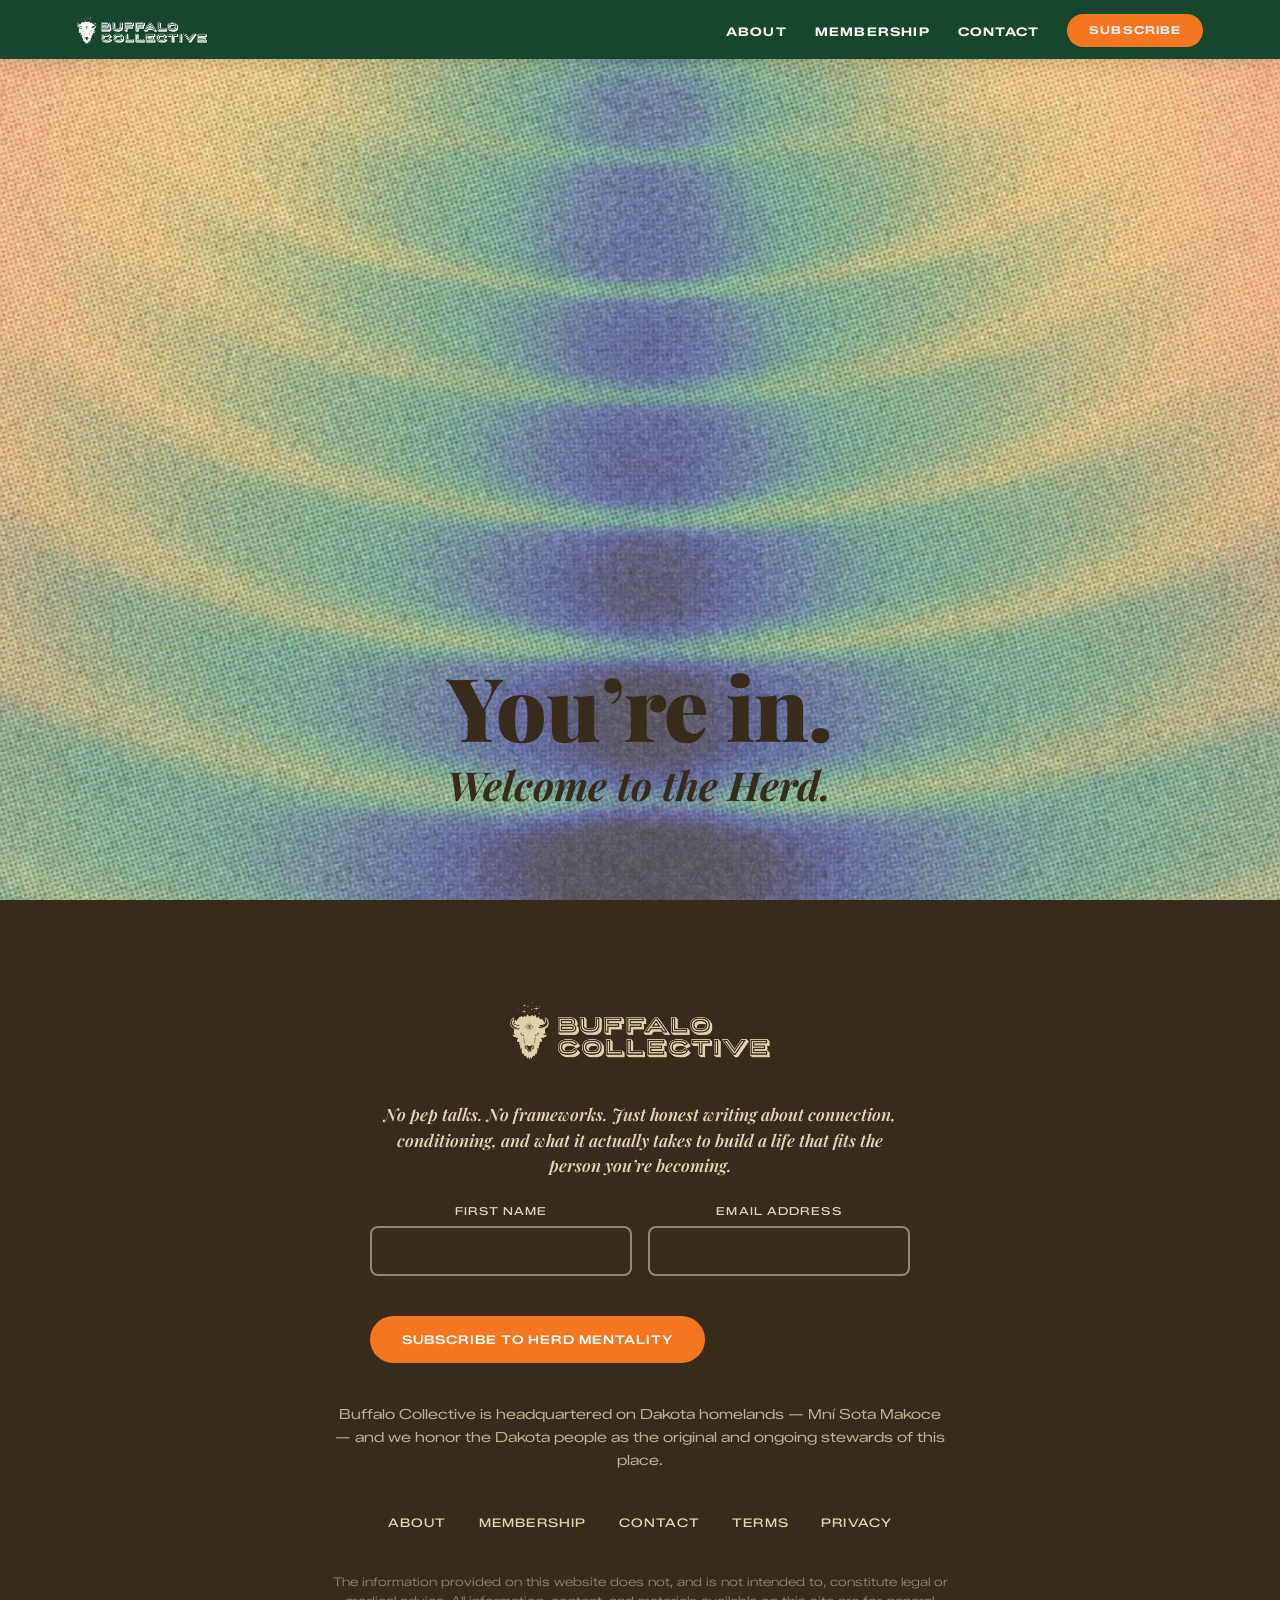
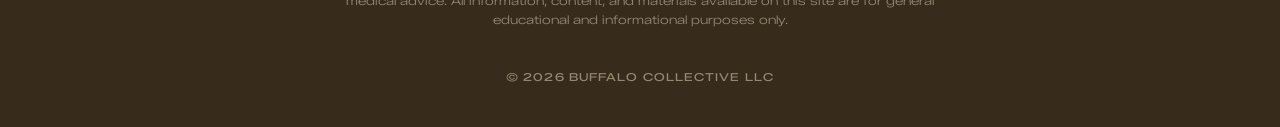
<file: confirmed.html>
<!DOCTYPE html>
<html lang="en">
<head>
  <meta charset="UTF-8">
  <meta name="viewport" content="width=device-width, initial-scale=1.0">
  <title>Buffalo Collective: You're In</title>
  <meta name="description" content="Your Herd Mentality subscription is confirmed.">
  <meta name="robots" content="noindex, follow">
  <link rel="canonical" href="https://buffalocollective.co/confirmed">
  <link rel="icon" type="image/png" href="assets/images/logo/emerald-buffalo-face.png">
  <link rel="icon" type="image/png" href="assets/images/logo/emerald-buffalo-face.png" media="(prefers-color-scheme: light)">
  <link rel="icon" type="image/png" href="assets/images/logo/white-buffalo-face.png" media="(prefers-color-scheme: dark)">
  <link rel="apple-touch-icon" href="assets/images/logo/emerald-buffalo-face.png">

  <link rel="preconnect" href="https://fonts.googleapis.com">
  <link rel="preconnect" href="https://fonts.gstatic.com" crossorigin>
  <link href="https://fonts.googleapis.com/css2?family=Playfair+Display:ital,wght@0,400;0,600;0,700;0,800;0,900;1,400;1,600;1,700;1,800;1,900&family=Zalando+Sans+Expanded:wght@300;400;500;600;700&display=swap" rel="stylesheet">

  <link rel="stylesheet" href="style.css">

  <!-- Fathom - beautiful, simple website analytics -->
  <script src="https://cdn.usefathom.com/script.js" data-site="MMWWTZFU" defer></script>
  <!-- / Fathom -->
</head>
<body class="confirmed">

  <a href="#main" class="skip-link">Skip to content</a>

  <div id="reading-indicator"></div>

  <nav class="site-nav" id="site-nav">
    <a href="index.html" class="nav-logo">
      <img src="assets/images/logo/white-full-logo.png" alt="Buffalo Collective" width="160" loading="eager">
    </a>
    <ul class="nav-links" role="list" id="nav-links">
      <li><a href="about.html">About</a></li>
      <li><a href="membership.html">Membership</a></li>
      <li><a href="contact.html">Contact</a></li>
      <li><a href="#footer-subscribe" class="btn btn-primary">Subscribe</a></li>
    </ul>
    <button class="nav-toggle" aria-label="Open navigation menu" aria-expanded="false" aria-controls="nav-links">
      <span></span><span></span><span></span>
    </button>
  </nav>

  <main id="main" tabindex="-1">

    <!-- ============================================================
         Double opt-in landing: Brevo redirects here after a subscriber
         clicks the confirmation link. Not linked or in the sitemap.
         ============================================================ -->
    <section class="section texture-section texture-section--dim no-shadow" style="min-height: 100vh; padding-top: clamp(140px, 16vh, 220px); padding-bottom: clamp(60px, 10vh, 140px); display: flex; flex-direction: column; justify-content: flex-end;">
      <div class="texture-bg" data-flip-y="true" style="background-image: url('assets/images/textures/texture-stripes.jpg');"></div>

      <div class="container">
        <h1 class="t-display hero-rise" style="color: var(--brown);">
          You&rsquo;re in.
        </h1>
        <h2 class="t-italic hero-rise" style="margin-top: 0.5rem; color: var(--brown); animation-delay: 850ms;">
          Welcome to the Herd.
        </h2>
      </div>
    </section>
  </main>

  <!-- ============================================================
       Footer
       ============================================================ -->
  <footer class="site-footer">
    <div class="footer-logo">
      <img src="assets/images/logo/light-full-logo.png" alt="Buffalo Collective" loading="lazy">
    </div>

    <div id="footer-subscribe" class="footer-subscribe">
      <p class="footer-subscribe-intro">
        No pep talks. No frameworks. Just honest writing about connection, conditioning, and what it actually takes to build a life that fits the person you&rsquo;re becoming.
      </p>
      <div class="bc-form-wrap">
        <form class="bc-form" id="form-newsletter" novalidate>
          <div class="bc-form-row bc-form-row--2col">
            <div class="bc-field">
              <label class="bc-label" for="nl-firstname">First name</label>
              <input class="bc-input" type="text" id="nl-firstname" name="firstName" autocomplete="given-name" required />
            </div>
            <div class="bc-field">
              <label class="bc-label" for="nl-email">Email address</label>
              <input class="bc-input" type="email" id="nl-email" name="email" autocomplete="email" required />
            </div>
          </div>

          <div class="bc-hp" aria-hidden="true">
            <label for="nl-website">Website</label>
            <input type="text" id="nl-website" name="website" tabindex="-1" autocomplete="off" aria-hidden="true" />
          </div>

          <div data-turnstile data-theme="dark"></div>

          <div class="bc-form-footer">
            <button class="bc-btn bc-btn--primary" type="submit">Subscribe to Herd Mentality</button>
          </div>

          <div class="bc-form-message bc-form-message--success" id="nl-success" aria-live="polite" hidden>
            Almost there: check your inbox to confirm your subscription.
          </div>
          <div class="bc-form-message bc-form-message--error" id="nl-error" aria-live="polite" hidden></div>
        </form>
      </div>
      <script>
        (function () {
          const form = document.getElementById("form-newsletter");
          if (!form) return;
          const successMsg = document.getElementById("nl-success");
          const errorMsg = document.getElementById("nl-error");
          form.addEventListener("submit", async function (e) {
            e.preventDefault();
            const btn = form.querySelector("button[type=submit]");
            successMsg.hidden = true;
            errorMsg.hidden = true;
            const data = {
              firstName: form.firstName.value.trim(),
              email: form.email.value.trim(),
              website: form.website.value,
              "cf-turnstile-response": window.bcTurnstile ? window.bcTurnstile.token(form) : "",
            };
            if (!data["cf-turnstile-response"]) {
              errorMsg.textContent = "One moment — we're still checking you're human. Please try again in a few seconds.";
              errorMsg.hidden = false;
              return;
            }
            btn.disabled = true;
            btn.textContent = "Sending…";
            try {
              const utmSource = sessionStorage.getItem("bc_utm_source");
              if (utmSource) data.source = utmSource;
            } catch (e) { /* sessionStorage unavailable */ }
            try {
              const res = await fetch("/.netlify/functions/subscribe", {
                method: "POST",
                headers: { "Content-Type": "application/json" },
                body: JSON.stringify(data),
              });
              const json = await res.json();
              if (res.ok && json.success) {
                form.reset();
                form.hidden = true;
                successMsg.hidden = false;
              } else {
                errorMsg.textContent = json.error || "Something went wrong. Please try again.";
                errorMsg.hidden = false;
                btn.disabled = false;
                btn.textContent = "Subscribe to Herd Mentality";
              }
            } catch {
              errorMsg.textContent = "Something went wrong. Please try again.";
              errorMsg.hidden = false;
              btn.disabled = false;
              btn.textContent = "Subscribe to Herd Mentality";
            }
            // Turnstile tokens are single-use; get a fresh one for any retry.
            if (window.bcTurnstile) window.bcTurnstile.reset(form);
          });
        })();
      </script>
    </div>

    <p class="footer-land">
      Buffalo Collective is headquartered on Dakota homelands &mdash; Mn&iacute; Sota Makoce &mdash; and we honor the Dakota people as the original and ongoing stewards of this place.
    </p>

    <nav class="footer-nav" aria-label="Footer">
      <a href="about.html">About</a>
      <a href="membership.html">Membership</a>
      <a href="contact.html">Contact</a>
      <a href="terms.html">Terms</a>
      <a href="privacy.html">Privacy</a>
    </nav>

    <p class="footer-disclaimer">
      The information provided on this website does not, and is not intended to, constitute legal or medical advice. All information, content, and materials available on this site are for general educational and informational purposes only.
    </p>

    <p class="footer-copyright">© 2026 Buffalo Collective LLC</p>
  </footer>

  <script src="script.js"></script>
</body>
</html>
</file>
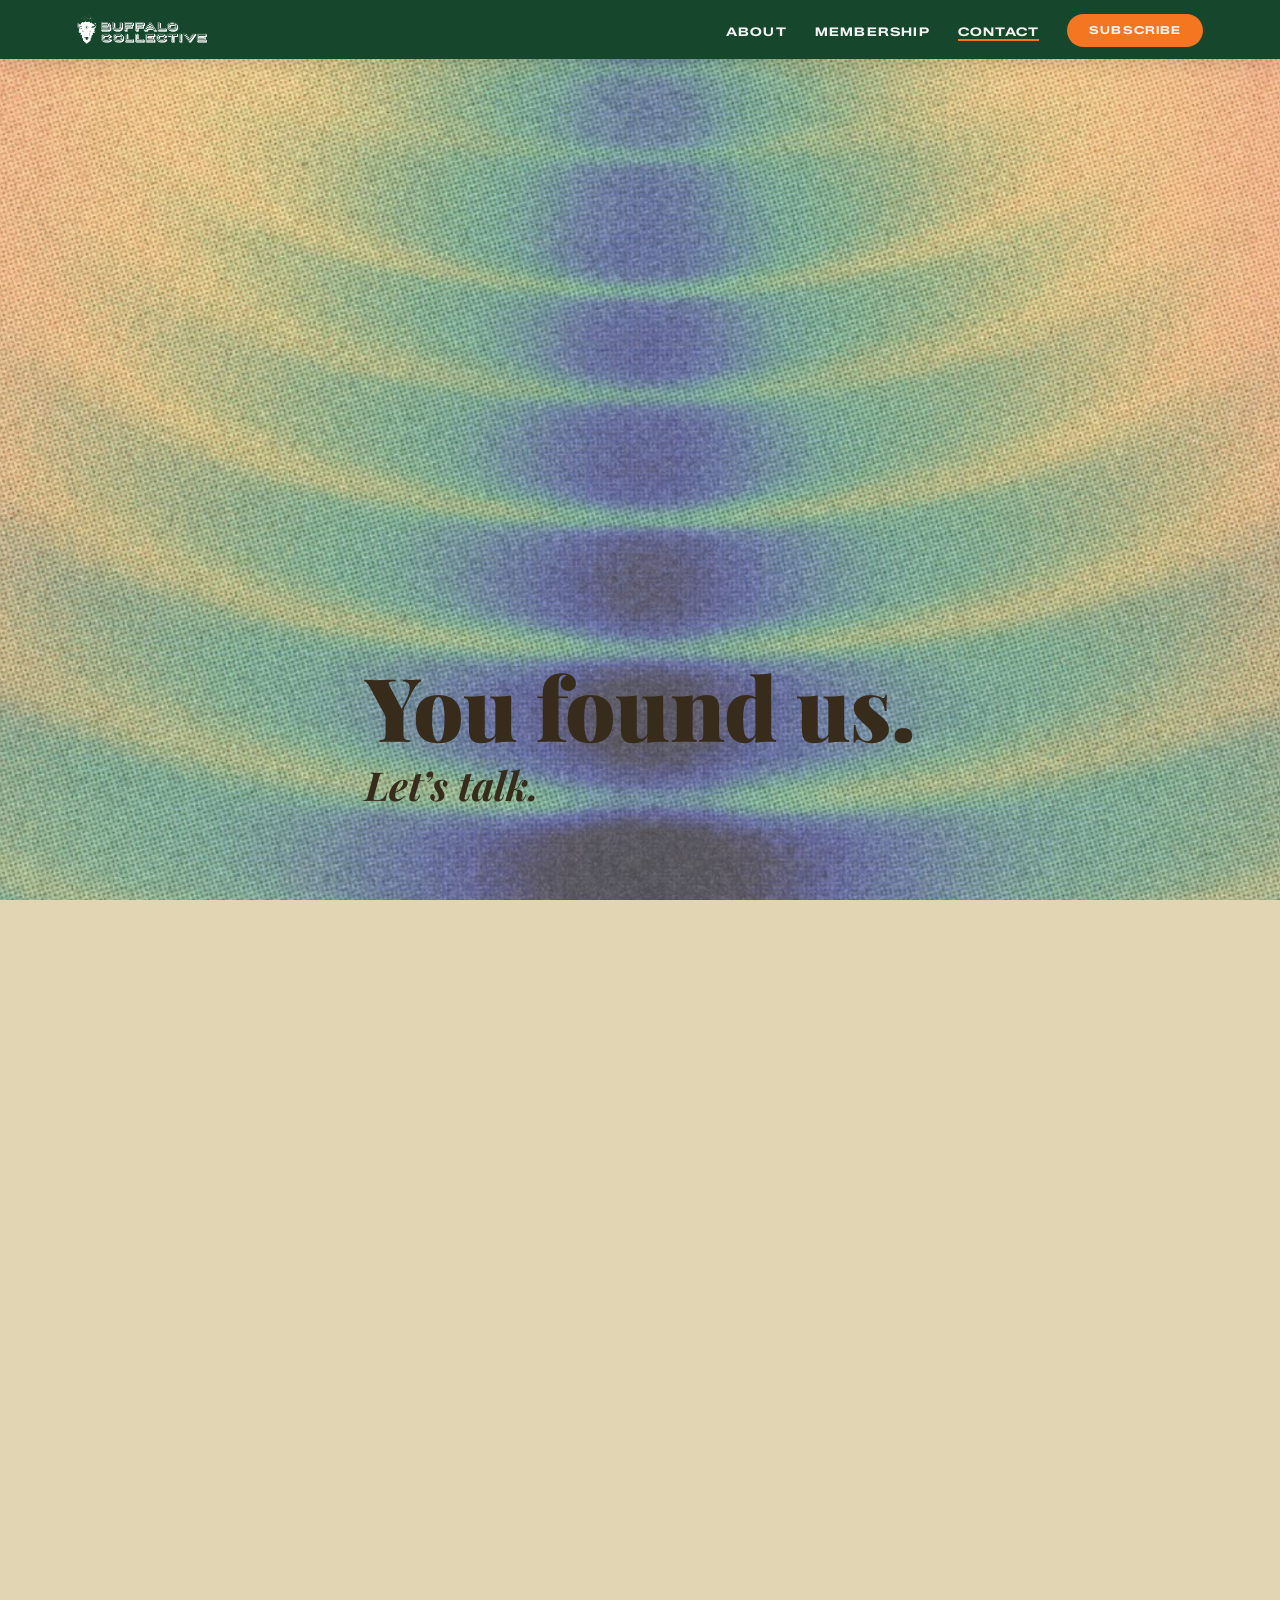
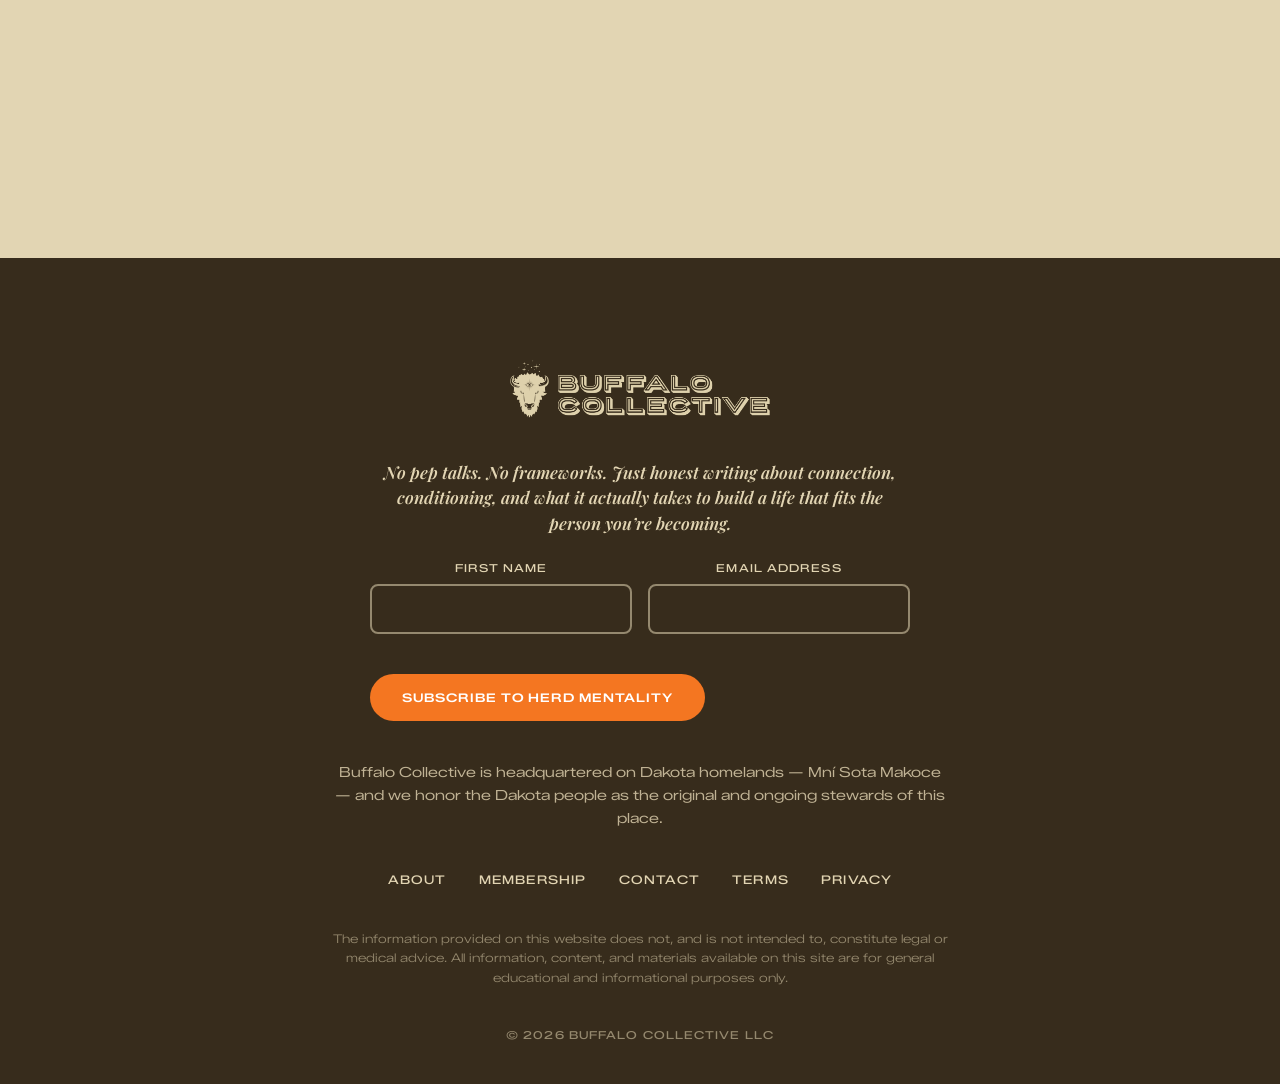
<file: contact.html>
<!DOCTYPE html>
<html lang="en">
<head>
  <meta charset="UTF-8">
  <meta name="viewport" content="width=device-width, initial-scale=1.0">
  <title>Buffalo Collective: Get in Touch</title>
  <meta name="description" content="Questions about the Herd or membership? Ready to join? Reach out — Lindsay will be in touch personally.">
  <meta name="robots" content="index, follow">
  <meta property="og:title" content="Buffalo Collective: Get in Touch">
  <meta property="og:description" content="Questions about the Herd or membership? Ready to join? Reach out — Lindsay will be in touch personally.">
  <meta property="og:url" content="https://buffalocollective.co/contact.html">
  <meta property="og:type" content="website">
  <meta property="og:image" content="https://buffalocollective.co/assets/images/og-card.png">
  <meta property="og:image:width" content="1200">
  <meta property="og:image:height" content="630">
  <meta property="og:image:alt" content="Buffalo Collective">
  <meta name="twitter:card" content="summary_large_image">
  <meta name="twitter:image" content="https://buffalocollective.co/assets/images/og-card.png">
  <link rel="canonical" href="https://buffalocollective.co/contact.html">
  <link rel="icon" type="image/png" href="assets/images/logo/emerald-buffalo-face.png">
  <link rel="icon" type="image/png" href="assets/images/logo/emerald-buffalo-face.png" media="(prefers-color-scheme: light)">
  <link rel="icon" type="image/png" href="assets/images/logo/white-buffalo-face.png" media="(prefers-color-scheme: dark)">
  <link rel="apple-touch-icon" href="assets/images/logo/emerald-buffalo-face.png">

  <link rel="preconnect" href="https://fonts.googleapis.com">
  <link rel="preconnect" href="https://fonts.gstatic.com" crossorigin>
  <link href="https://fonts.googleapis.com/css2?family=Playfair+Display:ital,wght@0,400;0,600;0,700;0,800;0,900;1,400;1,600;1,700;1,800;1,900&family=Zalando+Sans+Expanded:wght@300;400;500;600;700&display=swap" rel="stylesheet">

  <link rel="stylesheet" href="style.css">

  <!-- Fathom - beautiful, simple website analytics -->
  <script src="https://cdn.usefathom.com/script.js" data-site="MMWWTZFU" defer></script>
  <!-- / Fathom -->
</head>
<body class="contact">

  <a href="#main" class="skip-link">Skip to content</a>

  <div id="reading-indicator"></div>

  <nav class="site-nav" id="site-nav">
    <a href="index.html" class="nav-logo">
      <img src="assets/images/logo/white-full-logo.png" alt="Buffalo Collective" width="160" loading="eager">
    </a>
    <ul class="nav-links" role="list" id="nav-links">
      <li><a href="about.html">About</a></li>
      <li><a href="membership.html">Membership</a></li>
      <li><a href="contact.html">Contact</a></li>
      <li><a href="#footer-subscribe" class="btn btn-primary">Subscribe</a></li>
    </ul>
    <button class="nav-toggle" aria-label="Open navigation menu" aria-expanded="false" aria-controls="nav-links">
      <span></span><span></span><span></span>
    </button>
  </nav>

  <main id="main" tabindex="-1">

    <!-- ============================================================
         SECTION 1 — Hero
         Background: texture-stripes, anchored low
         ============================================================ -->
    <section class="section texture-section texture-section--dim no-shadow" style="min-height: 100vh; padding-top: clamp(140px, 16vh, 220px); padding-bottom: clamp(60px, 10vh, 140px); display: flex; flex-direction: column; justify-content: flex-end;">
      <div class="texture-bg" data-flip-y="true" style="background-image: url('assets/images/textures/texture-stripes.jpg');"></div>

      <div class="container">
        <h1 class="t-display hero-rise" style="color: var(--brown);">
          You found us.
        </h1>
        <h2 class="t-italic hero-rise" style="margin-top: 0.5rem; color: var(--brown); animation-delay: 850ms;">
          Let&rsquo;s talk.
        </h2>
      </div>
    </section>

    <!-- ============================================================
         SECTION 2 — Contact form
         Background: sand
         ============================================================ -->
    <section class="section bg-sand">
      <div class="container">
        <div class="bc-form-wrap reveal">
          <form class="bc-form bc-form--light" id="form-contact" novalidate>

            <div class="bc-form-row bc-form-row--2col">
              <div class="bc-field">
                <label class="bc-label" for="ct-firstname">First name</label>
                <input class="bc-input" type="text" id="ct-firstname" name="firstName" autocomplete="given-name" required />
              </div>
              <div class="bc-field">
                <label class="bc-label" for="ct-lastname">Last name</label>
                <input class="bc-input" type="text" id="ct-lastname" name="lastName" autocomplete="family-name" required />
              </div>
            </div>

            <div class="bc-field">
              <label class="bc-label" for="ct-email">Email address</label>
              <input class="bc-input" type="email" id="ct-email" name="email" autocomplete="email" required />
            </div>

            <div class="bc-field">
              <label class="bc-label" for="ct-inquiry">What brings you here?</label>
              <div class="bc-select-wrap">
                <select class="bc-input bc-select" id="ct-inquiry" name="inquiryType" required>
                  <option value="" disabled selected>Select one</option>
                  <option value="I want to join a Herd">I want to join a Herd</option>
                  <option value="I want to know about membership">I want to know about membership</option>
                  <option value="Press &amp; partnerships">Press &amp; partnerships</option>
                  <option value="Something else">Something else</option>
                </select>
                <span class="bc-select-arrow" aria-hidden="true">↓</span>
              </div>
            </div>

            <div class="bc-field">
              <label class="bc-label" for="ct-message">Message</label>
              <textarea class="bc-input bc-textarea" id="ct-message" name="message" rows="5" required></textarea>
            </div>

            <div class="bc-field">
              <label class="bc-label" for="ct-source">How did you hear about us?</label>
              <div class="bc-select-wrap">
                <select class="bc-input bc-select" id="ct-source" name="source" required>
                  <option value="" disabled selected>Select one</option>
                  <option value="LinkedIn">LinkedIn</option>
                  <option value="Substack">Substack</option>
                  <option value="Personal Referral">Personal Referral</option>
                  <option value="Conference/Event">Conference/Event</option>
                  <option value="Other">Other</option>
                </select>
                <span class="bc-select-arrow" aria-hidden="true">↓</span>
              </div>
            </div>

            <div class="bc-field bc-field--checkbox">
              <label class="bc-checkbox-label">
                <input class="bc-checkbox" type="checkbox" id="ct-newsletter" name="subscribeNewsletter" checked />
                <span class="bc-checkbox-custom" aria-hidden="true"></span>
                <span class="bc-checkbox-text">Subscribe to Herd Mentality, our newsletter for integrated leaders</span>
              </label>
            </div>

            <div class="bc-hp" aria-hidden="true">
              <label for="ct-website">Website</label>
              <input type="text" id="ct-website" name="website" tabindex="-1" autocomplete="off" aria-hidden="true" />
            </div>

            <div data-turnstile data-theme="light"></div>

            <div class="bc-form-footer">
              <button class="bc-btn bc-btn--primary" type="submit">Send it</button>
            </div>

            <div class="bc-form-message bc-form-message--success" id="ct-success" aria-live="polite" hidden>
              Got it. Lindsay will be in touch soon.
            </div>
            <div class="bc-form-message bc-form-message--error" id="ct-error" aria-live="polite" hidden></div>
          </form>
        </div>

        <p class="reveal" style="margin-top: 2rem; text-align: center; color: var(--brown); font-size: 14px; font-style: italic;">
          Buffalo Collective will never share or sell your personal information.
        </p>
      </div>

      <script>
        (function () {
          const form = document.getElementById("form-contact");
          if (!form) return;
          const successMsg = document.getElementById("ct-success");
          const errorMsg = document.getElementById("ct-error");
          form.addEventListener("submit", async function (e) {
            e.preventDefault();
            const btn = form.querySelector("button[type=submit]");
            successMsg.hidden = true;
            errorMsg.hidden = true;
            const data = {
              firstName: form.firstName.value.trim(),
              lastName: form.lastName.value.trim(),
              email: form.email.value.trim(),
              inquiryType: form.inquiryType.value,
              message: form.message.value.trim(),
              source: form.source.value,
              subscribeNewsletter: form.subscribeNewsletter.checked,
              website: form.website.value,
              "cf-turnstile-response": window.bcTurnstile ? window.bcTurnstile.token(form) : "",
            };
            if (!data["cf-turnstile-response"]) {
              errorMsg.textContent = "One moment — we're still checking you're human. Please try again in a few seconds.";
              errorMsg.hidden = false;
              return;
            }
            btn.disabled = true;
            btn.textContent = "Sending…";
            try {
              const res = await fetch("/.netlify/functions/contact", {
                method: "POST",
                headers: { "Content-Type": "application/json" },
                body: JSON.stringify(data),
              });
              const json = await res.json();
              if (res.ok && json.success) {
                form.reset();
                form.hidden = true;
                successMsg.hidden = false;
              } else {
                errorMsg.textContent = json.error || "Something went wrong. Please try again.";
                errorMsg.hidden = false;
                btn.disabled = false;
                btn.textContent = "Send it";
              }
            } catch {
              errorMsg.textContent = "Something went wrong. Please try again.";
              errorMsg.hidden = false;
              btn.disabled = false;
              btn.textContent = "Send it";
            }
            // Turnstile tokens are single-use; get a fresh one for any retry.
            if (window.bcTurnstile) window.bcTurnstile.reset(form);
          });
        })();
      </script>
    </section>
  </main>

  <!-- ============================================================
       Footer
       ============================================================ -->
  <footer class="site-footer">
    <div class="footer-logo">
      <img src="assets/images/logo/light-full-logo.png" alt="Buffalo Collective" loading="lazy">
    </div>

    <div id="footer-subscribe" class="footer-subscribe">
      <p class="footer-subscribe-intro">
        No pep talks. No frameworks. Just honest writing about connection, conditioning, and what it actually takes to build a life that fits the person you&rsquo;re becoming.
      </p>
      <div class="bc-form-wrap">
        <form class="bc-form" id="form-newsletter" novalidate>
          <div class="bc-form-row bc-form-row--2col">
            <div class="bc-field">
              <label class="bc-label" for="nl-firstname">First name</label>
              <input class="bc-input" type="text" id="nl-firstname" name="firstName" autocomplete="given-name" required />
            </div>
            <div class="bc-field">
              <label class="bc-label" for="nl-email">Email address</label>
              <input class="bc-input" type="email" id="nl-email" name="email" autocomplete="email" required />
            </div>
          </div>

          <div class="bc-hp" aria-hidden="true">
            <label for="nl-website">Website</label>
            <input type="text" id="nl-website" name="website" tabindex="-1" autocomplete="off" aria-hidden="true" />
          </div>

          <div data-turnstile data-theme="dark"></div>

          <div class="bc-form-footer">
            <button class="bc-btn bc-btn--primary" type="submit">Subscribe to Herd Mentality</button>
          </div>

          <div class="bc-form-message bc-form-message--success" id="nl-success" aria-live="polite" hidden>
            Almost there: check your inbox to confirm your subscription.
          </div>
          <div class="bc-form-message bc-form-message--error" id="nl-error" aria-live="polite" hidden></div>
        </form>
      </div>
      <script>
        (function () {
          const form = document.getElementById("form-newsletter");
          if (!form) return;
          const successMsg = document.getElementById("nl-success");
          const errorMsg = document.getElementById("nl-error");
          form.addEventListener("submit", async function (e) {
            e.preventDefault();
            const btn = form.querySelector("button[type=submit]");
            successMsg.hidden = true;
            errorMsg.hidden = true;
            const data = {
              firstName: form.firstName.value.trim(),
              email: form.email.value.trim(),
              website: form.website.value,
              "cf-turnstile-response": window.bcTurnstile ? window.bcTurnstile.token(form) : "",
            };
            if (!data["cf-turnstile-response"]) {
              errorMsg.textContent = "One moment — we're still checking you're human. Please try again in a few seconds.";
              errorMsg.hidden = false;
              return;
            }
            btn.disabled = true;
            btn.textContent = "Sending…";
            try {
              const utmSource = sessionStorage.getItem("bc_utm_source");
              if (utmSource) data.source = utmSource;
            } catch (e) { /* sessionStorage unavailable */ }
            try {
              const res = await fetch("/.netlify/functions/subscribe", {
                method: "POST",
                headers: { "Content-Type": "application/json" },
                body: JSON.stringify(data),
              });
              const json = await res.json();
              if (res.ok && json.success) {
                form.reset();
                form.hidden = true;
                successMsg.hidden = false;
              } else {
                errorMsg.textContent = json.error || "Something went wrong. Please try again.";
                errorMsg.hidden = false;
                btn.disabled = false;
                btn.textContent = "Subscribe to Herd Mentality";
              }
            } catch {
              errorMsg.textContent = "Something went wrong. Please try again.";
              errorMsg.hidden = false;
              btn.disabled = false;
              btn.textContent = "Subscribe to Herd Mentality";
            }
            // Turnstile tokens are single-use; get a fresh one for any retry.
            if (window.bcTurnstile) window.bcTurnstile.reset(form);
          });
        })();
      </script>
    </div>

    <p class="footer-land">
      Buffalo Collective is headquartered on Dakota homelands &mdash; Mn&iacute; Sota Makoce &mdash; and we honor the Dakota people as the original and ongoing stewards of this place.
    </p>

    <nav class="footer-nav" aria-label="Footer">
      <a href="about.html">About</a>
      <a href="membership.html">Membership</a>
      <a href="contact.html">Contact</a>
      <a href="terms.html">Terms</a>
      <a href="privacy.html">Privacy</a>
    </nav>

    <p class="footer-disclaimer">
      The information provided on this website does not, and is not intended to, constitute legal or medical advice. All information, content, and materials available on this site are for general educational and informational purposes only.
    </p>

    <p class="footer-copyright">© 2026 Buffalo Collective LLC</p>
  </footer>

  <script src="script.js"></script>
</body>
</html>
</file>
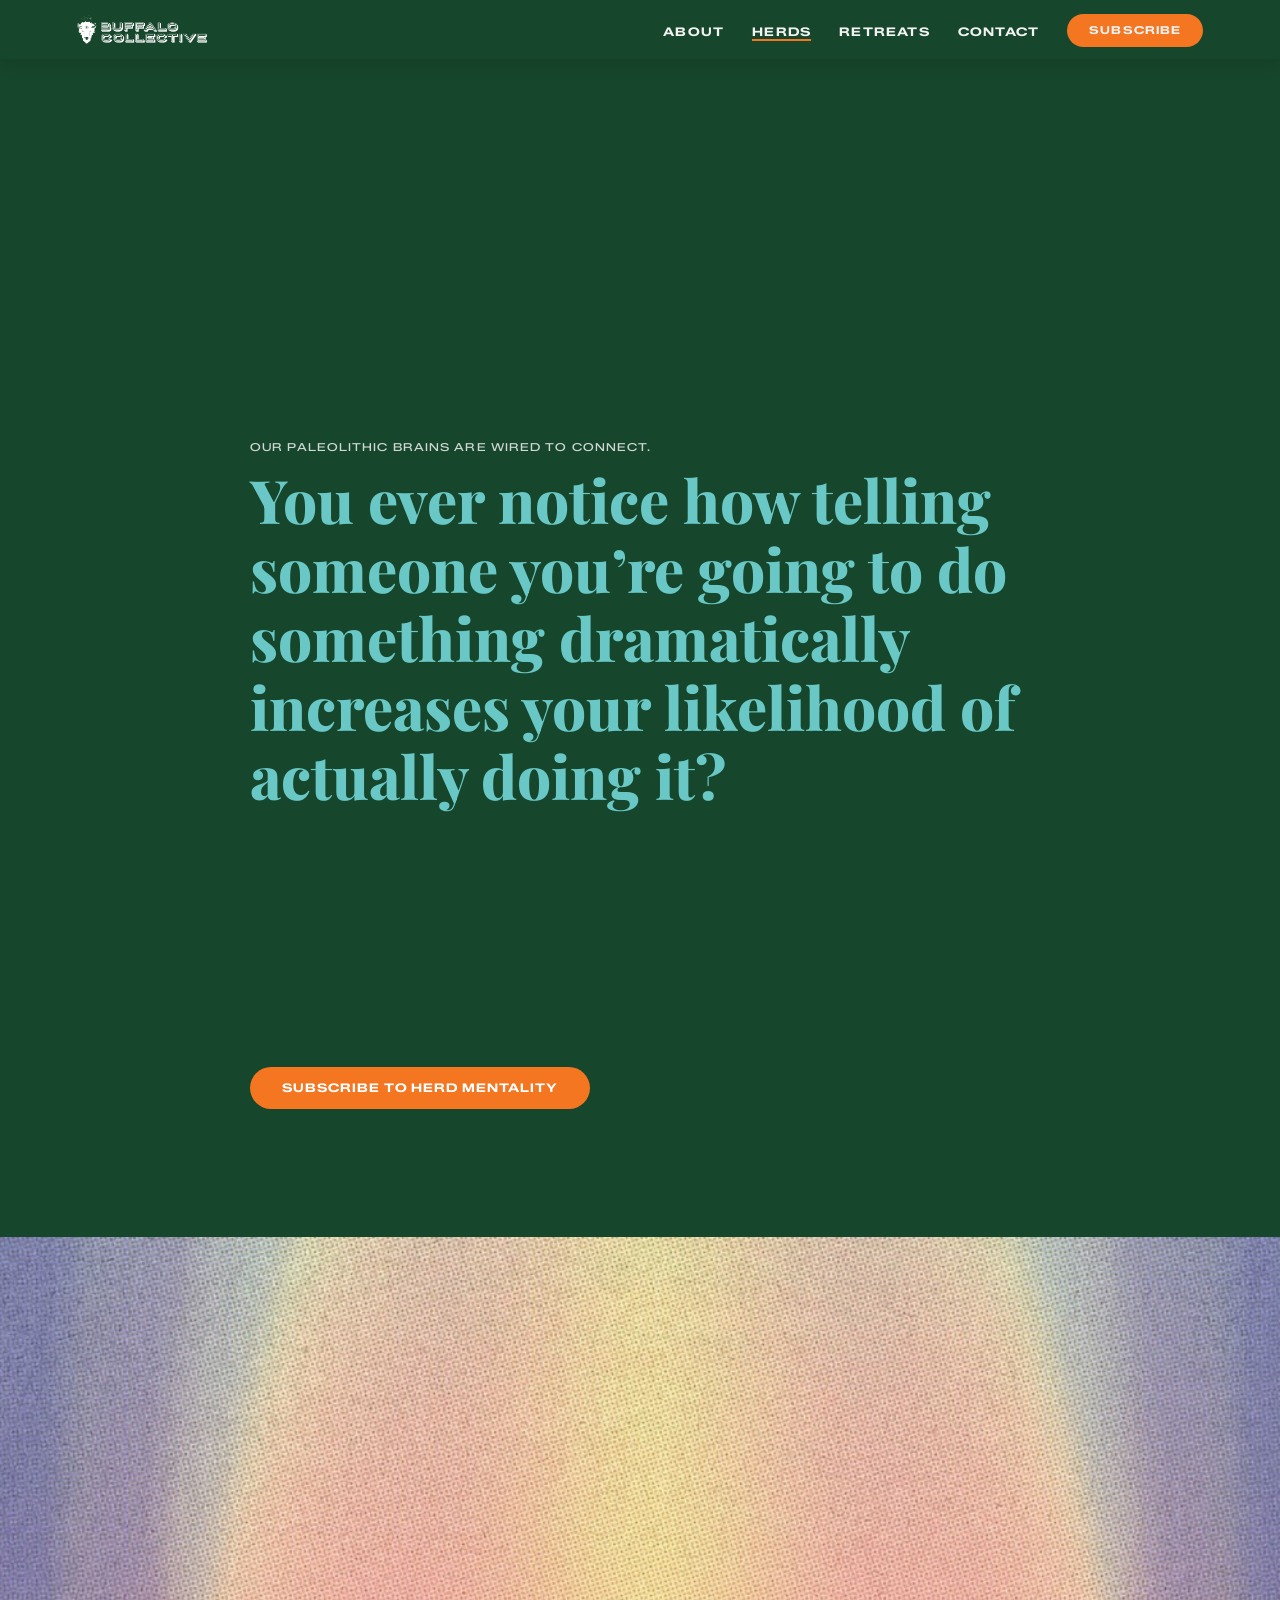
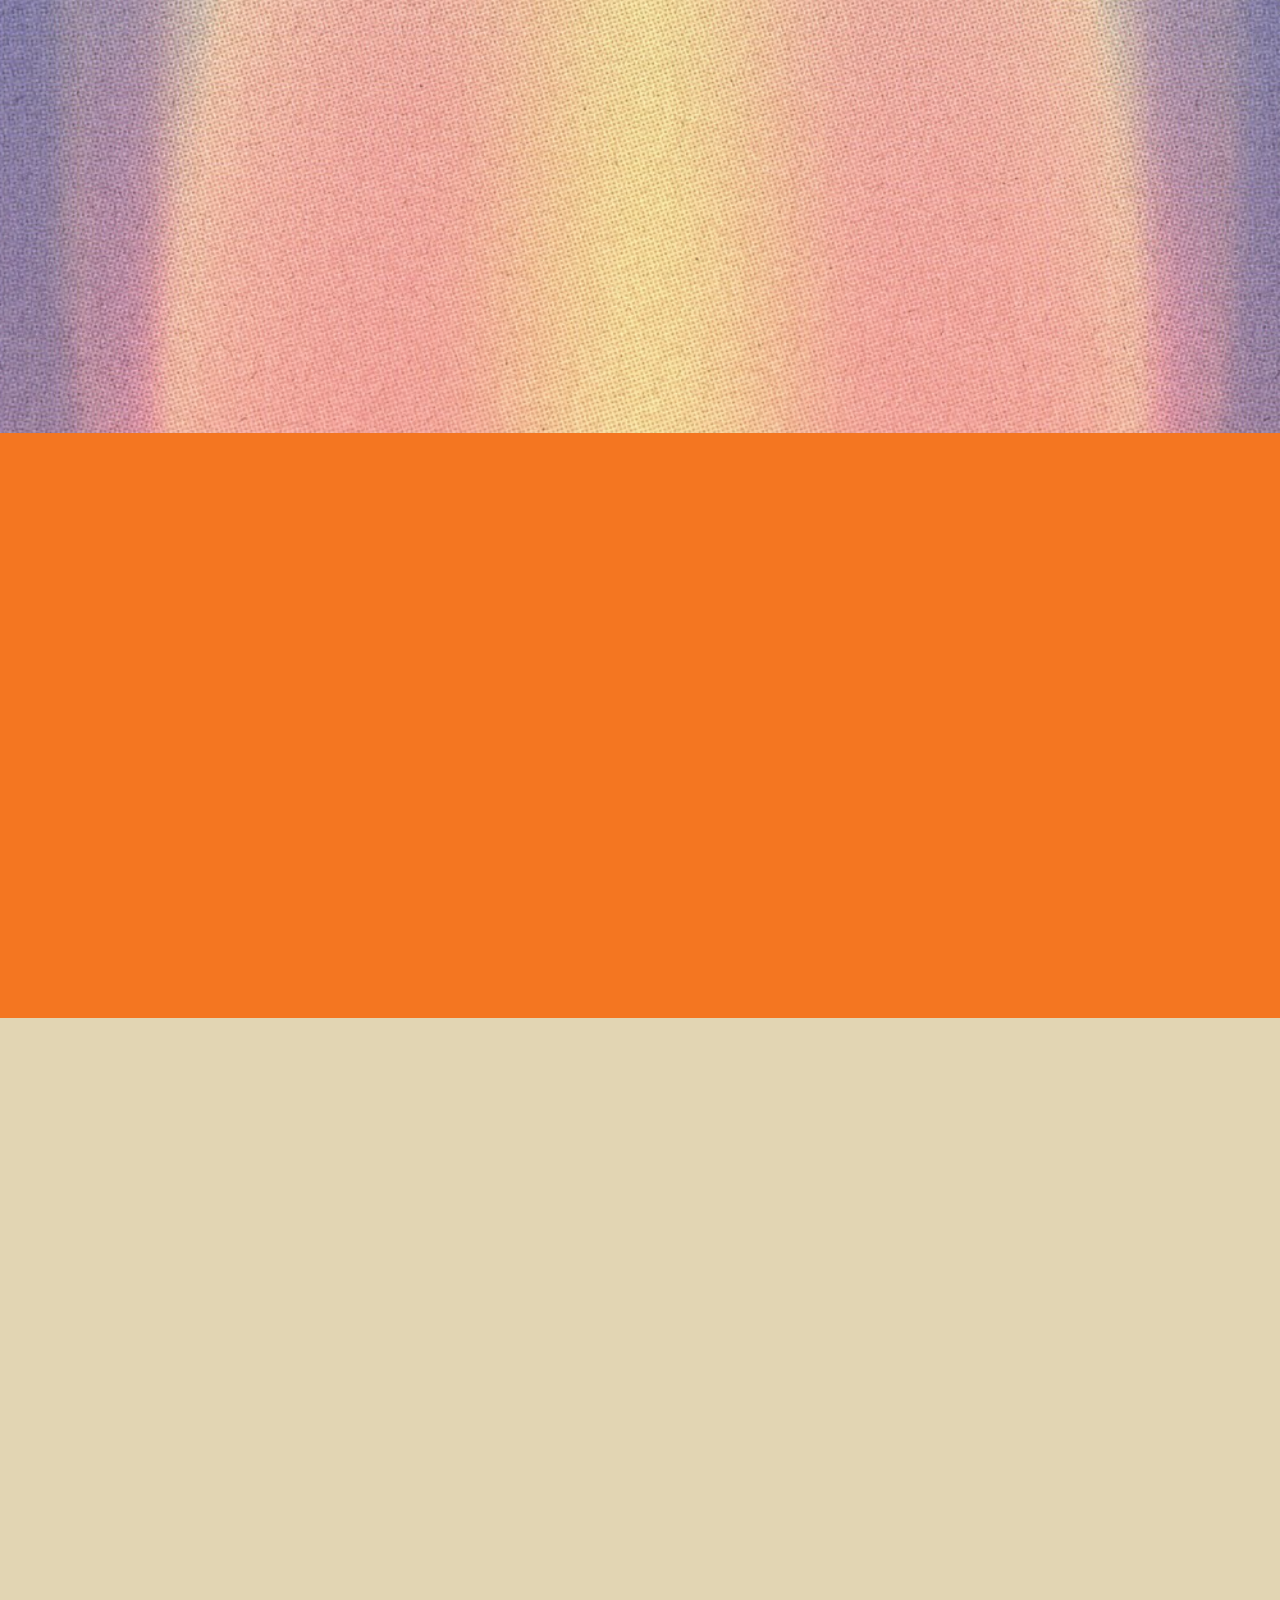
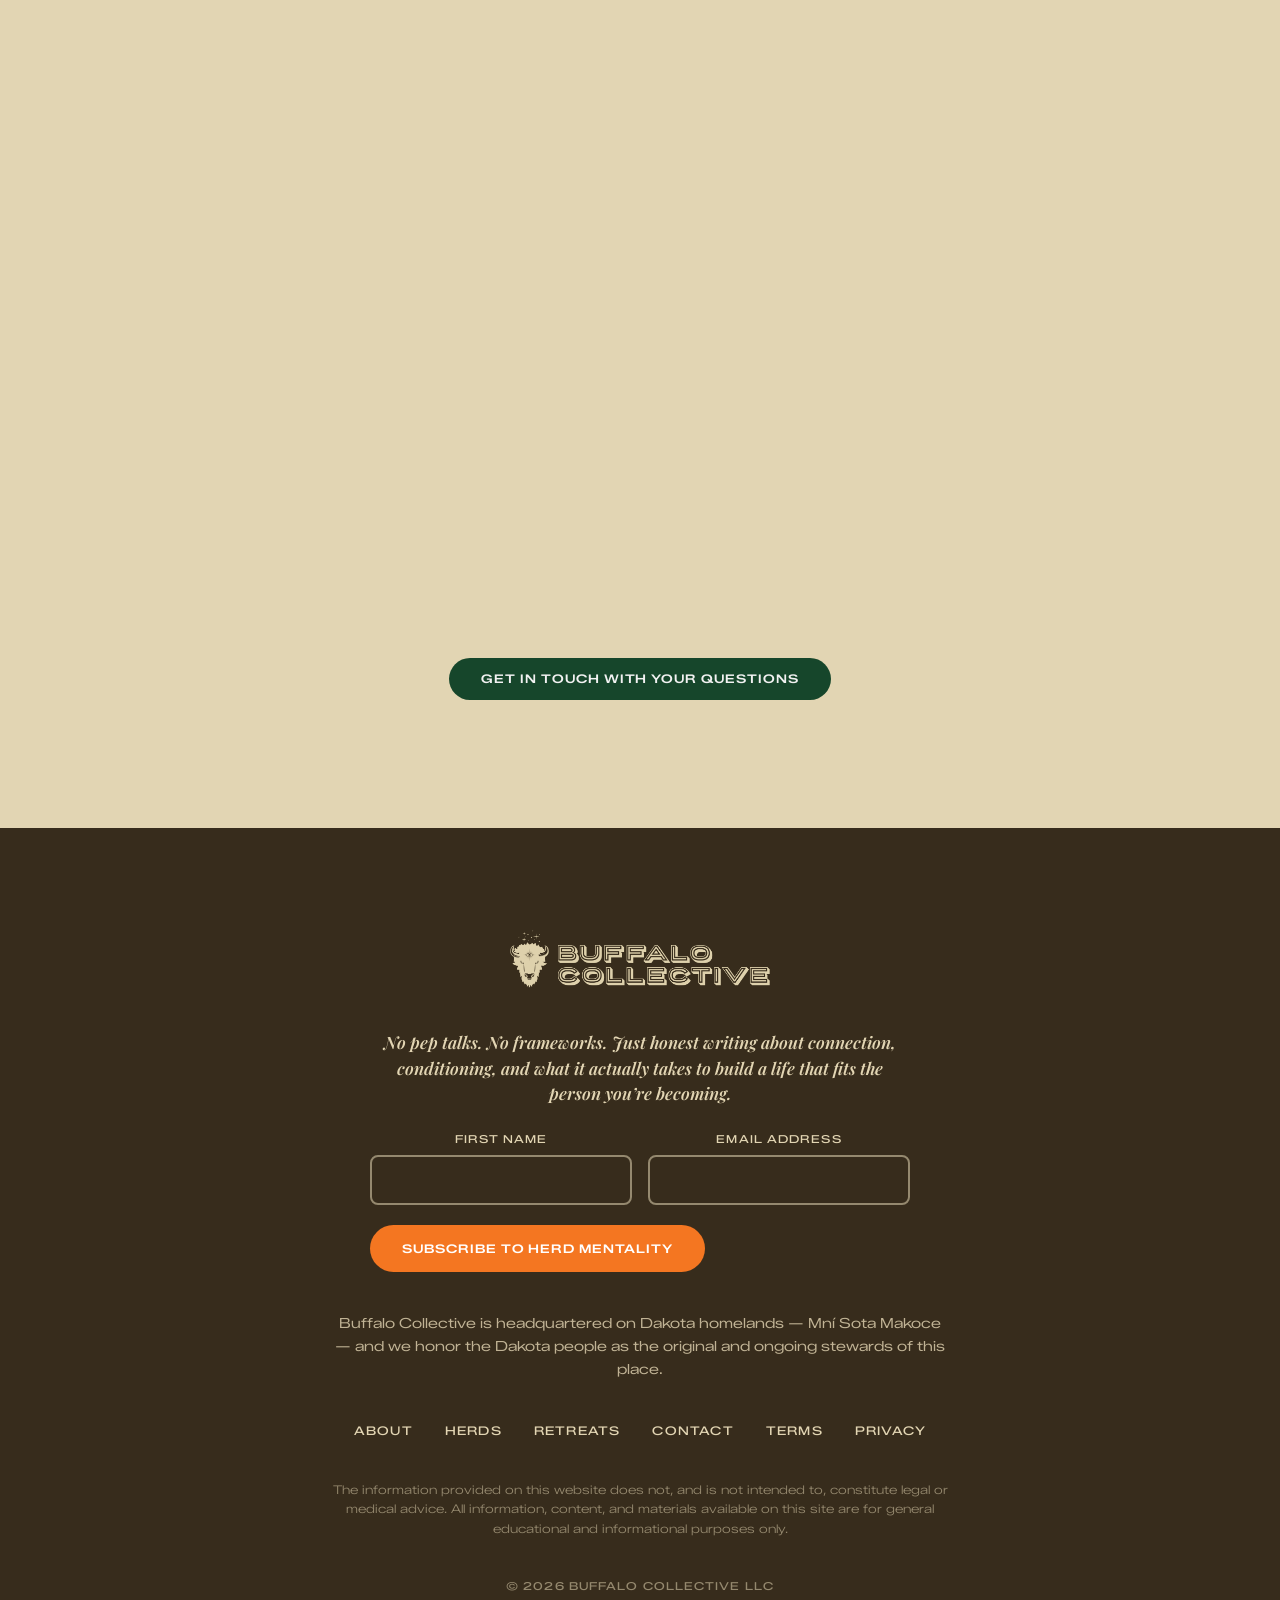
<file: herds.html>
<!DOCTYPE html>
<html lang="en">
<head>
  <meta charset="UTF-8">
  <meta name="viewport" content="width=device-width, initial-scale=1.0">
  <title>Buffalo Collective: Community Support for Psychedelic Integration</title>
  <meta name="description" content="A Herd is a small peer group of up to eight purpose-driven leaders, meeting consistently for six months with professional facilitation. Integration that actually sticks.">
  <meta name="robots" content="index, follow">
  <meta property="og:title" content="Buffalo Collective: Community Support for Psychedelic Integration">
  <meta property="og:description" content="A Herd is a small peer group of up to eight purpose-driven leaders, meeting consistently for six months with professional facilitation. Integration that actually sticks.">
  <meta property="og:url" content="https://buffalocollective.co/herds.html">
  <meta property="og:type" content="website">
  <meta property="og:image" content="https://buffalocollective.co/assets/images/og-card.png">
  <meta property="og:image:width" content="1200">
  <meta property="og:image:height" content="630">
  <meta property="og:image:alt" content="Buffalo Collective">
  <meta name="twitter:card" content="summary_large_image">
  <meta name="twitter:image" content="https://buffalocollective.co/assets/images/og-card.png">
  <link rel="canonical" href="https://buffalocollective.co/herds.html">
  <link rel="icon" type="image/png" href="assets/images/logo/emerald-buffalo-face.png">
  <link rel="icon" type="image/png" href="assets/images/logo/emerald-buffalo-face.png" media="(prefers-color-scheme: light)">
  <link rel="icon" type="image/png" href="assets/images/logo/white-buffalo-face.png" media="(prefers-color-scheme: dark)">
  <link rel="apple-touch-icon" href="assets/images/logo/emerald-buffalo-face.png">

  <link rel="preconnect" href="https://fonts.googleapis.com">
  <link rel="preconnect" href="https://fonts.gstatic.com" crossorigin>
  <link href="https://fonts.googleapis.com/css2?family=Playfair+Display:ital,wght@0,400;0,600;0,700;0,800;0,900;1,400;1,600;1,700;1,800;1,900&family=Zalando+Sans+Expanded:wght@300;400;500;600;700&display=swap" rel="stylesheet">

  <link rel="stylesheet" href="style.css">

  <!-- Fathom - beautiful, simple website analytics -->
  <script src="https://cdn.usefathom.com/script.js" data-site="MMWWTZFU" defer></script>
  <!-- / Fathom -->
</head>
<body class="herds">

  <a href="#main" class="skip-link">Skip to content</a>

  <div id="reading-indicator"></div>

  <nav class="site-nav" id="site-nav">
    <a href="index.html" class="nav-logo">
      <img src="assets/images/logo/white-full-logo.png" alt="Buffalo Collective" width="160" loading="eager">
    </a>
    <ul class="nav-links" role="list" id="nav-links">
      <li><a href="about.html">About</a></li>
      <li><a href="herds.html">Herds</a></li>
      <li><a href="retreats.html">Retreats</a></li>
      <li><a href="contact.html">Contact</a></li>
      <li><a href="#footer-subscribe" class="btn btn-primary">Subscribe</a></li>
    </ul>
    <button class="nav-toggle" aria-label="Open navigation menu" aria-expanded="false" aria-controls="nav-links">
      <span></span><span></span><span></span>
    </button>
  </nav>

  <main id="main" tabindex="-1">

    <!-- ============================================================
         SECTION 1 — Hero (eyebrow + headline anchored low)
         Background: green
         ============================================================ -->
    <section class="section bg-green" style="min-height: 100vh; padding-top: clamp(140px, 16vh, 220px); padding-bottom: clamp(60px, 10vh, 140px); display: flex; flex-direction: column; justify-content: flex-end;">
      <div class="container">
        <p class="t-label c-teal">Our paleolithic brains are wired to connect.</p>
        <h1 class="t-section c-teal hero-rise" style="margin-top: 0.5rem;">
          You ever notice how telling someone you&rsquo;re going to do something dramatically increases your likelihood of actually doing it?
        </h1>
      </div>
    </section>

    <!-- ============================================================
         SECTION 1b — Hero body copy + Subscribe CTA (below the fold)
         Background: green (continuous with hero above)
         ============================================================ -->
    <section class="section bg-green" style="padding-top: clamp(20px, 3vh, 48px);">
      <div class="container flow-lg">
        <p class="t-body reveal-left">
          It&rsquo;s not even help, really. Most of the time we just need to be witnessed. If we&rsquo;re making big changes, sometimes we need support, even accountability, <strong>but we always need each other.</strong>
        </p>
        <div class="cta-row">
          <a href="#footer-subscribe" class="btn btn-primary">Subscribe to Herd Mentality</a>
        </div>
      </div>
    </section>

    <!-- ============================================================
         SECTION 4 — Buffalo philosophy (abbreviated)
         Background: texture-flame
         Layout: headline, then body + buffalo side by side
         ============================================================ -->
    <section class="section texture-section texture-section--dim no-shadow">
      <div class="texture-bg" style="background-image: url('assets/images/textures/texture-flame.jpg');"></div>

      <div class="container container--wide">
        <p class="t-body reveal-left" style="max-width: min(820px, 90%); margin-left: 48px; color: var(--brown); font-weight: 600; font-size: calc(var(--sz-body) + 2px);">
          Unlike cows, when buffalo see a storm on the horizon, they don&rsquo;t scatter. They tighten the herd and run straight into it. Because the fastest way around the storm is through it. And the safest way through it is together.
        </p>

        <div class="buffalo-split" style="margin-top: 3rem;">
          <div class="flow">
            <p class="t-body reveal-left" style="max-width: min(820px, 90%); margin-left: 48px; transition-delay: 600ms; color: var(--brown); font-weight: 600; font-size: calc(var(--sz-body) + 2px);">
              Buffalo Collective is built on that truth. We are reclaiming herd mentality, and learning to trust it for what it is:
            </p>
            <h2 class="t-subhead c-brown reveal-left" style="max-width: min(820px, 90%); margin-left: 48px; transition-delay: 900ms;">
              Wisdom and strength become contagious when we stop going it alone.
            </h2>
          </div>

          <div class="buffalo-split__buffalo">
            <img class="buffalo buffalo-animate buffalo-animate--right"
                 src="assets/images/buffalo/buffalo-resting-brown.png"
                 alt="" loading="lazy">
          </div>
        </div>
      </div>
    </section>

    <!-- ============================================================
         SECTION 5 — Testimonial 1
         Background: orange
         ============================================================ -->
    <section class="section section--tight bg-orange">
      <div class="star-scatter" aria-hidden="true">
        <img src="assets/stars/star-04-cream.png" alt="" style="top: 10%; left: 8%;  width: 36px;">
        <img src="assets/stars/star-09-cream.png" alt="" style="top: 22%; right: 11%; width: 28px;">
        <img src="assets/stars/star-06-cream.png" alt="" style="top: 72%; left: 14%; width: 32px;">
        <img src="assets/stars/star-11-cream.png" alt="" style="top: 80%; right: 7%; width: 40px;">
      </div>

      <blockquote class="container" style="text-align: center;">
        <p class="t-body reveal" style="max-width: 60ch; margin-left: auto; margin-right: auto;">
          Buffalo Collective offers a community of leaders who understand that <strong>business doesn&rsquo;t have to follow traditional playbooks.</strong> Lindsay and Libby facilitate conversations that actually matter, and the group dynamic challenges you to think differently about how you show up as a leader.
        </p>
        <p class="t-pullquote reveal-emphasis" style="margin-top: 1.5em;">
          It&rsquo;s practical support with a values-first approach sprinkled with just the right amount of wildly expansive thinking.
        </p>
        <cite class="t-attribution reveal" style="font-style: normal;">&mdash; B Corp Founder</cite>
      </blockquote>
    </section>

    <!-- ============================================================
         SECTION 6 — Herd structure
         Background: sand
         ============================================================ -->
    <section class="section bg-sand">
      <div class="container flow-lg">
        <h2 class="t-section reveal-left">Your Herd is your structure.</h2>
        <p class="t-body reveal-left">
          It starts two weeks before the retreat. So by the time you journey, you already know the people who will witness what comes next.
        </p>

        <ul class="bc-list reveal-stagger" style="margin-top: 1.5rem; font-size: var(--sz-body);">
          <li>Eight people, maximum.</li>
          <li>Once a week video calls to see and be seen.</li>
          <li>Asynchronous connection in our community platform.</li>
        </ul>

        <p class="t-italic c-green reveal-right" style="margin-top: 2.5rem;">
          Givers burn out. Takers get lonely. Our Herds are built for balance so everyone gets meaningful support.
        </p>
      </div>
    </section>

    <!-- ============================================================
         SECTION 7 — Testimonial 2
         Background: pink
         ============================================================ -->
    <section class="section section--tight bg-pink">
      <div class="star-scatter" aria-hidden="true">
        <img src="assets/stars/star-04-cream.png" alt="" style="top: 12%; left: 7%;  width: 32px;">
        <img src="assets/stars/star-07-cream.png" alt="" style="top: 25%; right: 10%; width: 28px;">
        <img src="assets/stars/star-09-cream.png" alt="" style="top: 78%; left: 12%; width: 36px;">
        <img src="assets/stars/star-11-cream.png" alt="" style="top: 86%; right: 8%; width: 30px;">
      </div>

      <blockquote class="container reveal-emphasis" style="text-align: center;">
        <p class="t-pullquote">
          After 20+ years in my business ownership career, I didn&rsquo;t expect to still need validation&hellip; but it turns out we all do. And this community offers it in such a thoughtful, grounded way. The people here are curious, open, and genuinely supportive.
        </p>
        <cite class="t-attribution" style="font-style: normal;">&mdash; Queer Woman B Corp Founder</cite>
      </blockquote>
    </section>

    <!-- ============================================================
         SECTION 8 — Integration principle + pricing
         Background: green
         Layout: content left, buffalo from right in pricing block
         ============================================================ -->
    <section class="section bg-green">
      <div class="container flow-lg">
        <p class="t-label c-teal reveal-left">The retreat and the Herd are one offering.</p>
        <h2 class="t-headline reveal" style="margin-top: 0.5rem;">
          <span class="highlight-reveal">You don&rsquo;t do the journey without the integration.</span>
        </h2>
        <p class="t-body reveal-left">
          One price, paid monthly. One commitment. That&rsquo;s not a policy. It&rsquo;s the reason this works.
        </p>

        <div class="reveal-stagger" style="margin-top: 3rem; display: grid; gap: 2rem;">
          <div>
            <h3 class="t-subhead c-teal" style="margin-bottom: 0.5rem;">Consistency</h3>
            <p class="t-body">Same people, every week, for six months. Not a drop-in. Not whenever you feel like it. The Herd needs you the way you need them.</p>
          </div>
          <div>
            <h3 class="t-subhead c-teal" style="margin-bottom: 0.5rem;">Relevance</h3>
            <p class="t-body">Your Herd isn&rsquo;t just folks you spent a weekend with. They share your values and your ambition to improve life on this planet for all humans. And they share your desire to live into whatever is on the other side of the storm.</p>
          </div>
          <div>
            <h3 class="t-subhead c-teal" style="margin-bottom: 0.5rem;">Authenticity</h3>
            <p class="t-body">Kindness, directness, no performance. Your goals, your desires, your plan to get there. You show up as you are. Healed or unhealed. Certain or not. The point isn&rsquo;t to arrive already integrated. The point is to do the work with people who are doing it too.</p>
          </div>
        </div>
      </div>

      <div class="container container--wide" style="margin-top: 1.25rem;">
        <div class="buffalo-split">
          <div class="reveal-left flow" style="transition-delay: 600ms; text-align: right;">
            <div class="pricing" style="margin-top: 0;">
              <p class="pricing__price" style="color: var(--teal);">$950<span style="font-size: 0.5em;">/month</span></p>
              <p class="pricing__caption">for six months, billed monthly.</p>
              <p class="pricing__price--alt" style="color: var(--teal); margin-top: 1rem;">$4,850 paid in full.</p>
            </div>
            <div class="cta-row" style="justify-content: flex-end;">
              <a href="retreats.html" class="btn btn-primary">See retreat dates</a>
            </div>
          </div>

          <div class="buffalo-split__buffalo" style="text-align: right;">
            <img class="buffalo buffalo-animate buffalo-animate--right"
                 src="assets/images/buffalo/buffalo-standing-teal.png"
                 alt="" loading="lazy"
                 style="margin-left: auto; margin-right: 0;">
          </div>
        </div>
      </div>
    </section>

    <!-- ============================================================
         SECTION 9 — Is / Is Not
         Background: off-white
         ============================================================ -->
    <section class="section bg-offwhite">
      <div class="container container--wide">
        <div class="two-col">
          <div class="two-col__block reveal-left">
            <h3 class="c-green" style="font-family: 'Playfair Display', serif; font-optical-sizing: auto; font-weight: 800; font-size: 22px; line-height: 1.2;">Buffalo Collective IS NOT:</h3>
            <ul class="bc-list" style="margin-top: 1rem;">
              <li>Another course you won&rsquo;t finish.</li>
              <li>A coach telling you what to do.</li>
              <li>A networking group built on transactional referrals.</li>
              <li>A psychedelic retreat with an integration journal gift set.</li>
            </ul>
          </div>

          <div class="two-col__block reveal-right">
            <h3 class="c-green" style="font-family: 'Playfair Display', serif; font-optical-sizing: auto; font-weight: 800; font-size: 22px; line-height: 1.2;">Buffalo Collective IS:</h3>
            <ul class="bc-list" style="margin-top: 1rem;">
              <li>Accepting of you, your goals, and your path.</li>
              <li>Accountability you cannot manufacture alone.</li>
              <li>Honest support from people who need yours as well.</li>
            </ul>
          </div>
        </div>
      </div>
    </section>

    <!-- ============================================================
         SECTION 10 — Are you a Buffalo?
         Background: sand
         ============================================================ -->
    <section class="section bg-sand">
      <div class="container flow-lg">
        <h2 class="t-section reveal-scale" style="text-align: center;">Not everyone is a Buffalo, and that&rsquo;s okay.</h2>

        <p class="t-body reveal-left" style="margin-top: 3rem;">You&rsquo;re a Buffalo if&hellip;</p>
        <ul class="bc-list reveal-stagger" style="margin-top: 1rem;">
          <li>You feel the weight of leading alone and you&rsquo;re done pretending it&rsquo;s fine.</li>
          <li>You know your emotional state doesn&rsquo;t sit beside your business, it runs it.</li>
          <li>You&rsquo;ve gotten real value from therapy, coaching, and other conventional tools, but you&rsquo;re ready to go somewhere they can&rsquo;t take you.</li>
        </ul>

        <p class="t-body reveal-left" style="margin-top: 2.5rem;">
          We have nine agreements for how we show up for each other. We call it <a href="https://docs.google.com/document/u/0/d/1sRuzVN_a0NZP4gxFemkiNHTZwIfh1mrAnayfvrcbsyo/edit" target="_blank" rel="noopener" style="color: var(--orange); font-weight: 500;">How to Buffalo</a>. Three of them tend to do the sorting fast:
        </p>

        <ul class="bc-list reveal-stagger" style="margin-top: 1.5rem;">
          <li>If you feel too challenged by the idea that a healthy human takes as much as they give,</li>
          <li>If &ldquo;I didn&rsquo;t have time&rdquo; is a story you&rsquo;re not ready to stop telling,</li>
          <li>If you&rsquo;re not ready to receive direct feedback delivered with care,</li>
        </ul>

        <p class="t-body reveal-right" style="margin-top: 1.5rem;">
          Then the timing might not be right for you.
        </p>

        <h3 class="t-italic c-green reveal-scale" style="margin-top: 2rem; text-align: center;">
          None of these are permanent. They&rsquo;re just honest.
        </h3>

        <div class="cta-row cta-row--centered">
          <a href="contact.html" class="btn btn-dark">Get in touch with your questions</a>
        </div>
      </div>
    </section>
  </main>

  <!-- ============================================================
       Footer
       ============================================================ -->
  <footer class="site-footer">
    <div class="footer-logo">
      <img src="assets/images/logo/light-full-logo.png" alt="Buffalo Collective" loading="lazy">
    </div>

    <div id="footer-subscribe" class="footer-subscribe">
      <p class="footer-subscribe-intro">
        No pep talks. No frameworks. Just honest writing about connection, conditioning, and what it actually takes to build a life that fits the person you&rsquo;re becoming.
      </p>
      <div class="bc-form-wrap">
        <form class="bc-form" id="form-newsletter" novalidate>
          <div class="bc-form-row bc-form-row--2col">
            <div class="bc-field">
              <label class="bc-label" for="nl-firstname">First name</label>
              <input class="bc-input" type="text" id="nl-firstname" name="firstName" autocomplete="given-name" required />
            </div>
            <div class="bc-field">
              <label class="bc-label" for="nl-email">Email address</label>
              <input class="bc-input" type="email" id="nl-email" name="email" autocomplete="email" required />
            </div>
          </div>

          <div class="bc-form-footer">
            <button class="bc-btn bc-btn--primary" type="submit">Subscribe to Herd Mentality</button>
          </div>

          <div class="bc-form-message bc-form-message--success" id="nl-success" aria-live="polite" hidden>
            You&rsquo;re in the Herd. 🦬
          </div>
          <div class="bc-form-message bc-form-message--error" id="nl-error" aria-live="polite" hidden></div>
        </form>
      </div>
      <script>
        (function () {
          const form = document.getElementById("form-newsletter");
          if (!form) return;
          const successMsg = document.getElementById("nl-success");
          const errorMsg = document.getElementById("nl-error");
          form.addEventListener("submit", async function (e) {
            e.preventDefault();
            const btn = form.querySelector("button[type=submit]");
            btn.disabled = true;
            btn.textContent = "Sending…";
            successMsg.hidden = true;
            errorMsg.hidden = true;
            const data = {
              firstName: form.firstName.value.trim(),
              email: form.email.value.trim(),
            };
            try {
              const utmSource = sessionStorage.getItem("bc_utm_source");
              if (utmSource) data.source = utmSource;
            } catch (e) { /* sessionStorage unavailable */ }
            try {
              const res = await fetch("/.netlify/functions/subscribe", {
                method: "POST",
                headers: { "Content-Type": "application/json" },
                body: JSON.stringify(data),
              });
              const json = await res.json();
              if (res.ok && json.success) {
                form.reset();
                form.hidden = true;
                successMsg.hidden = false;
              } else {
                errorMsg.textContent = json.error || "Something went wrong. Please try again.";
                errorMsg.hidden = false;
                btn.disabled = false;
                btn.textContent = "Subscribe to Herd Mentality";
              }
            } catch {
              errorMsg.textContent = "Something went wrong. Please try again.";
              errorMsg.hidden = false;
              btn.disabled = false;
              btn.textContent = "Subscribe to Herd Mentality";
            }
          });
        })();
      </script>
    </div>

    <p class="footer-land">
      Buffalo Collective is headquartered on Dakota homelands &mdash; Mn&iacute; Sota Makoce &mdash; and we honor the Dakota people as the original and ongoing stewards of this place.
    </p>

    <nav class="footer-nav" aria-label="Footer">
      <a href="about.html">About</a>
      <a href="herds.html">Herds</a>
      <a href="retreats.html">Retreats</a>
      <a href="contact.html">Contact</a>
      <a href="terms.html">Terms</a>
      <a href="privacy.html">Privacy</a>
    </nav>

    <p class="footer-disclaimer">
      The information provided on this website does not, and is not intended to, constitute legal or medical advice. All information, content, and materials available on this site are for general educational and informational purposes only.
    </p>

    <p class="footer-copyright">© 2026 Buffalo Collective LLC</p>
  </footer>

  <script src="script.js"></script>
</body>
</html>
</file>
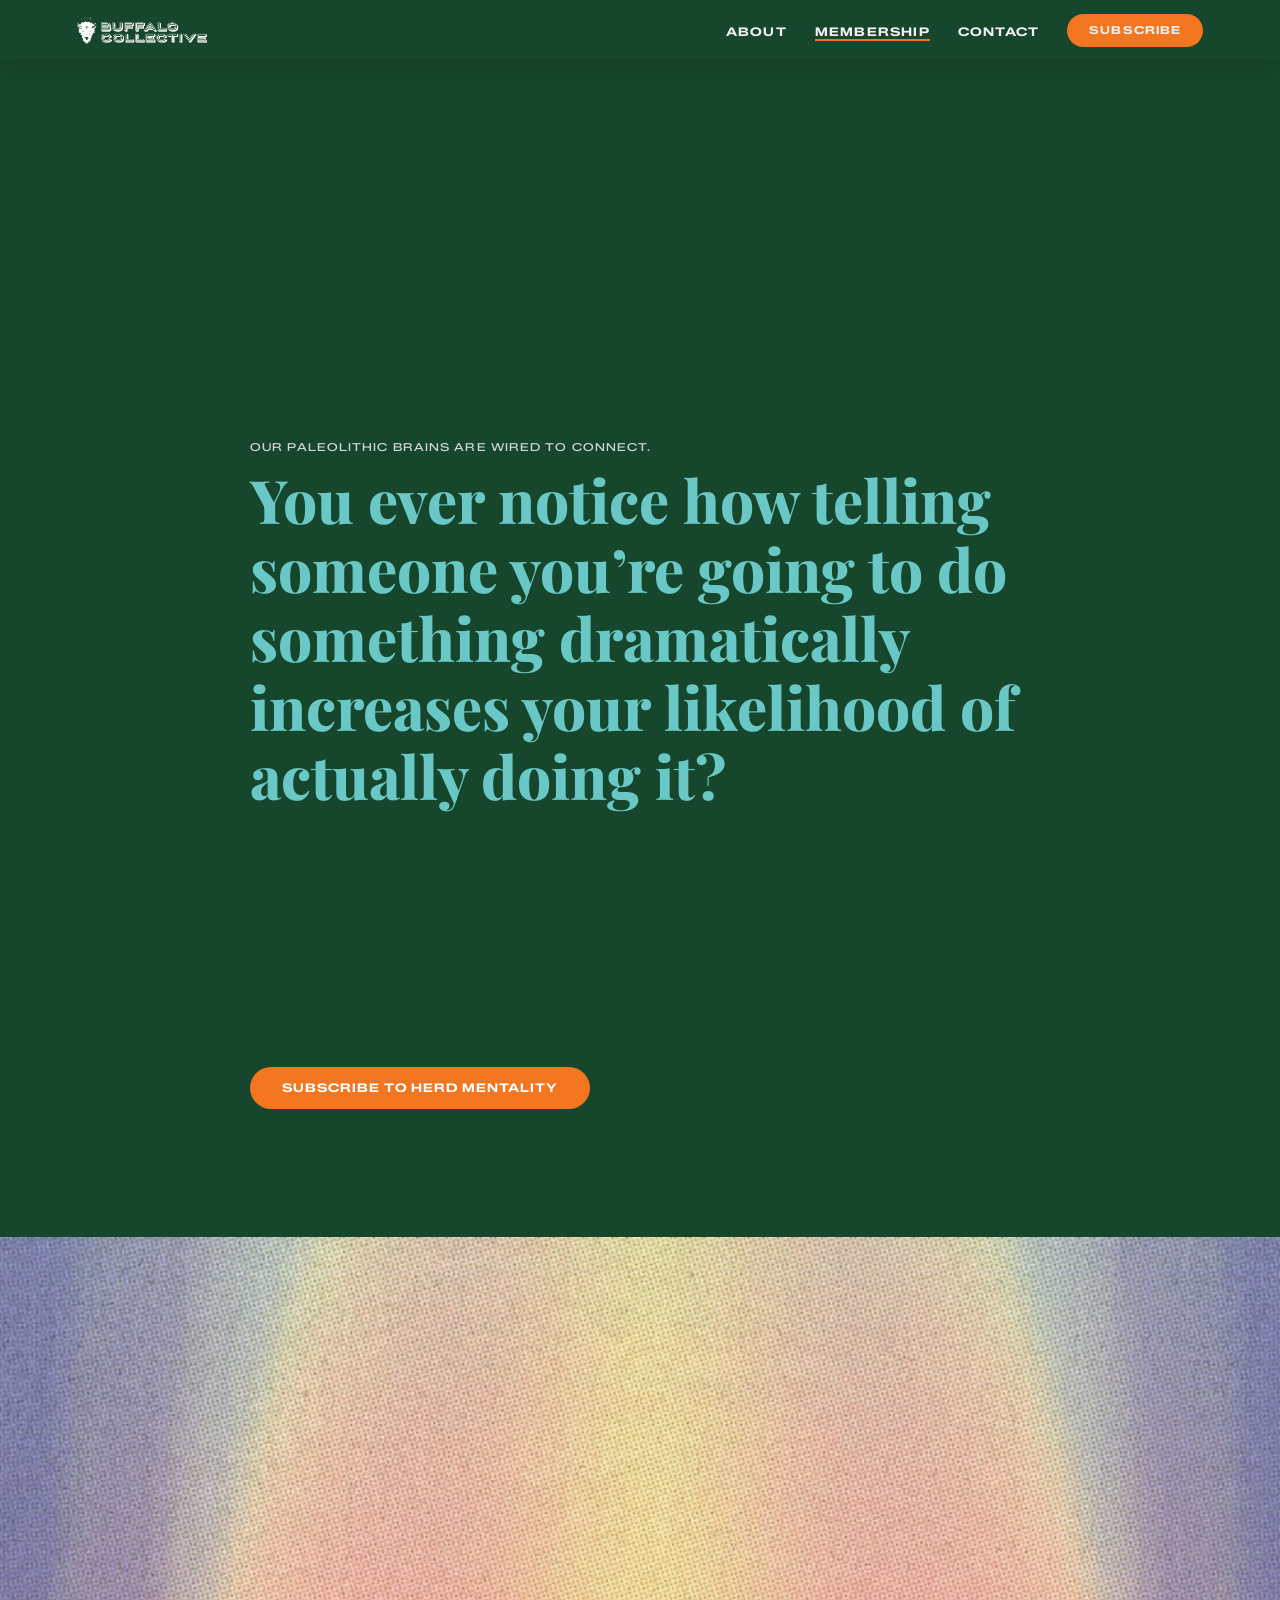
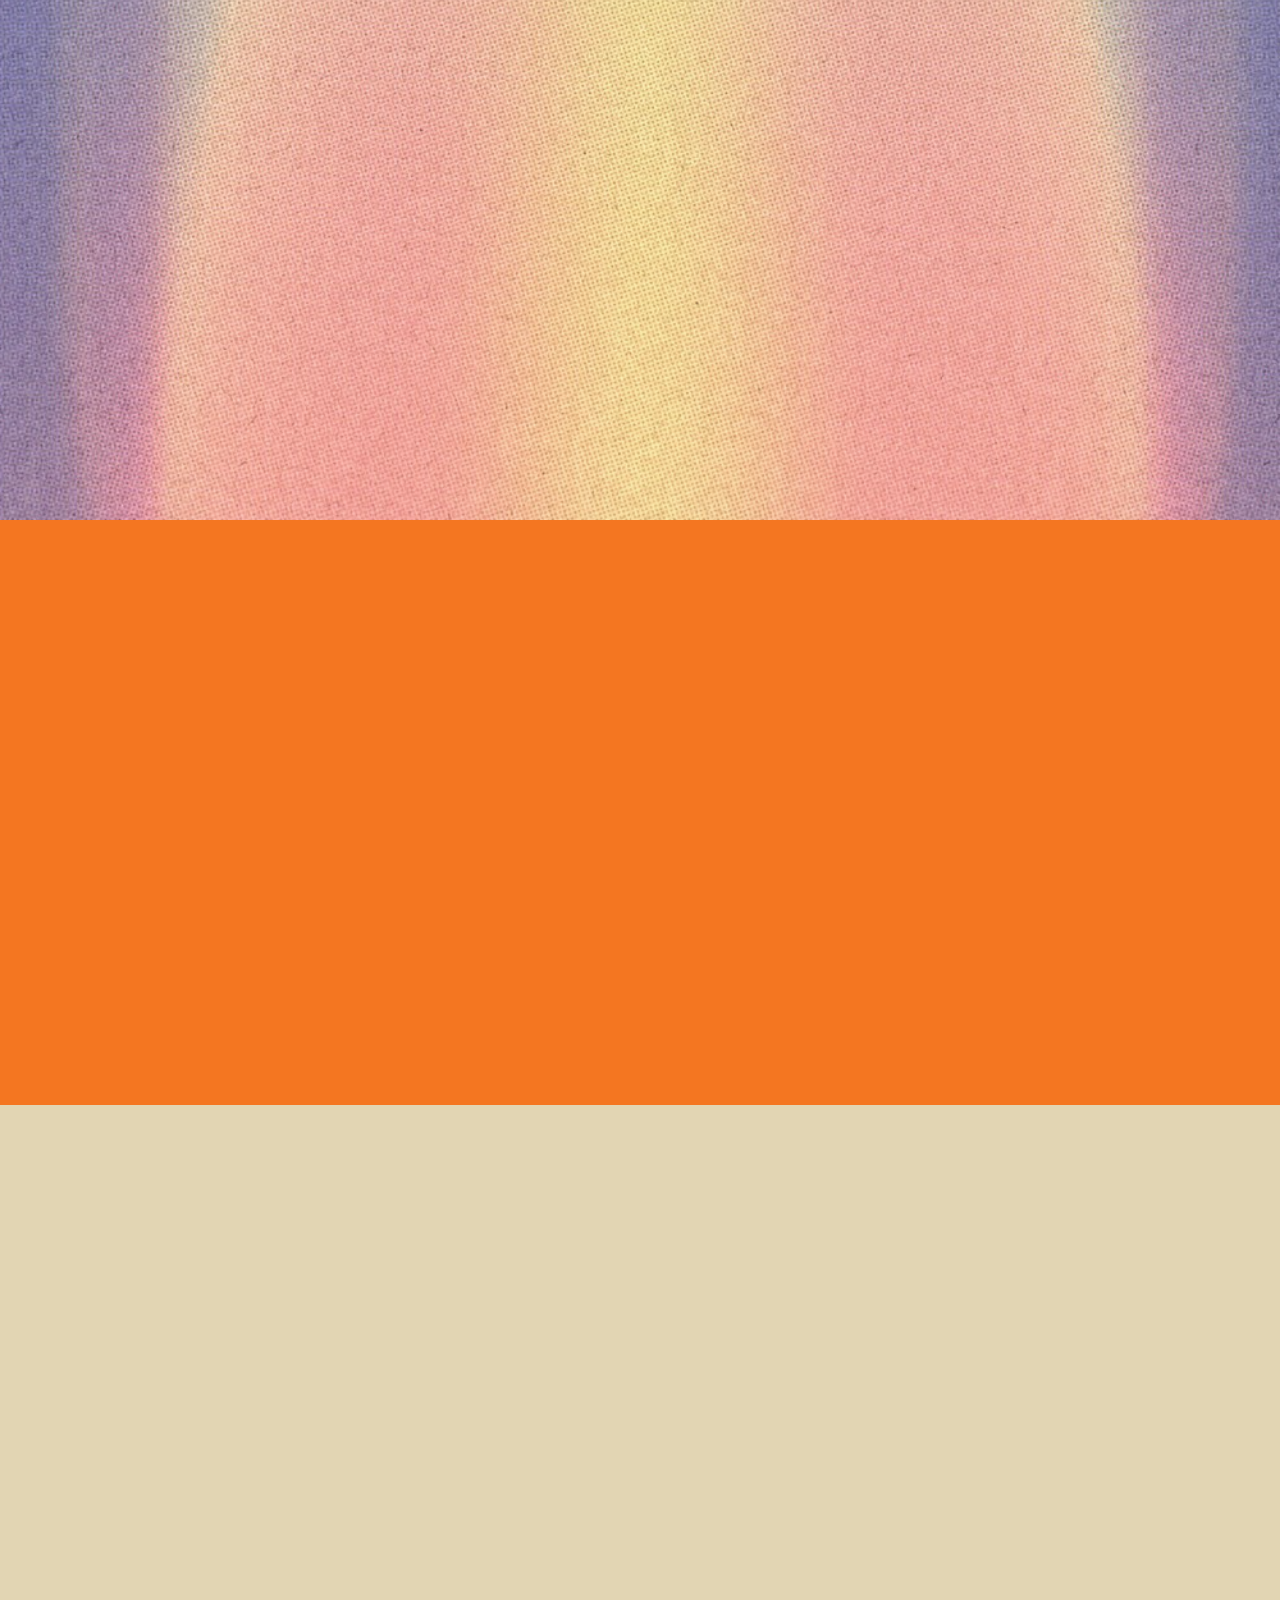
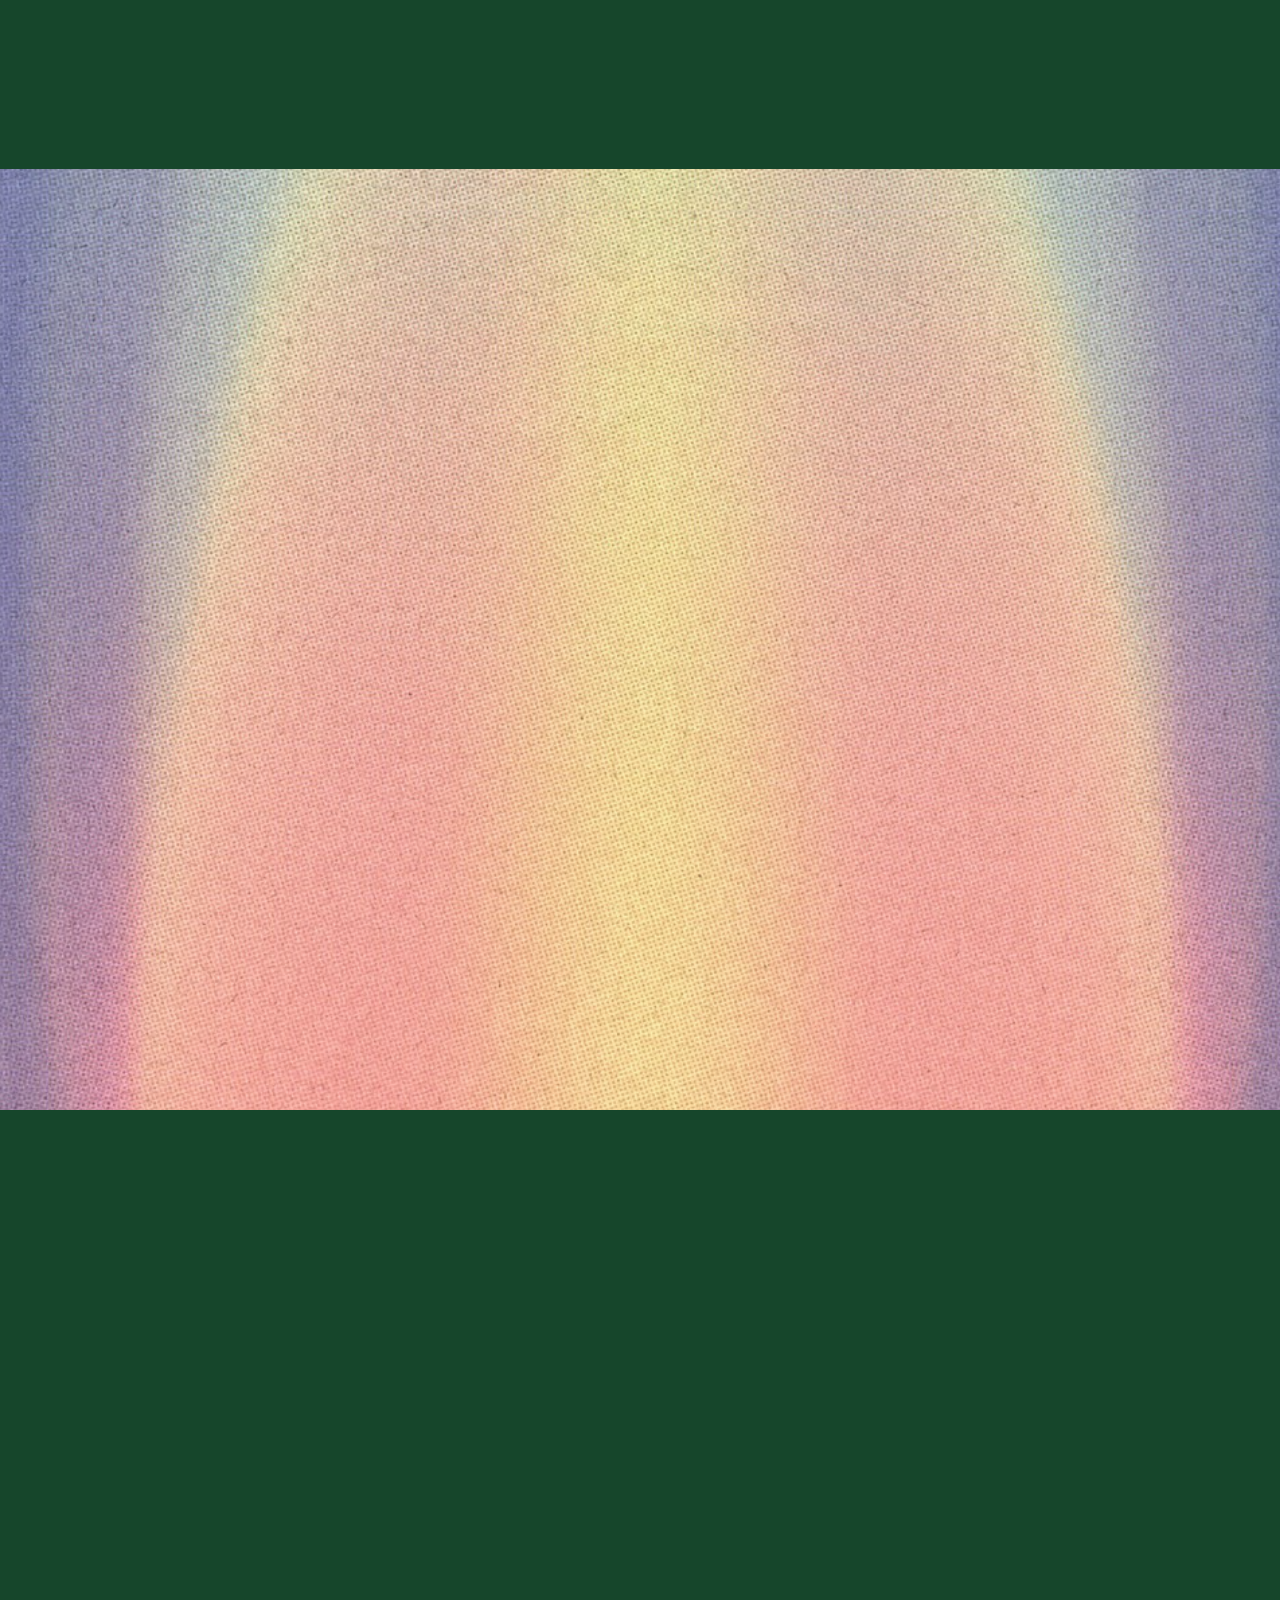
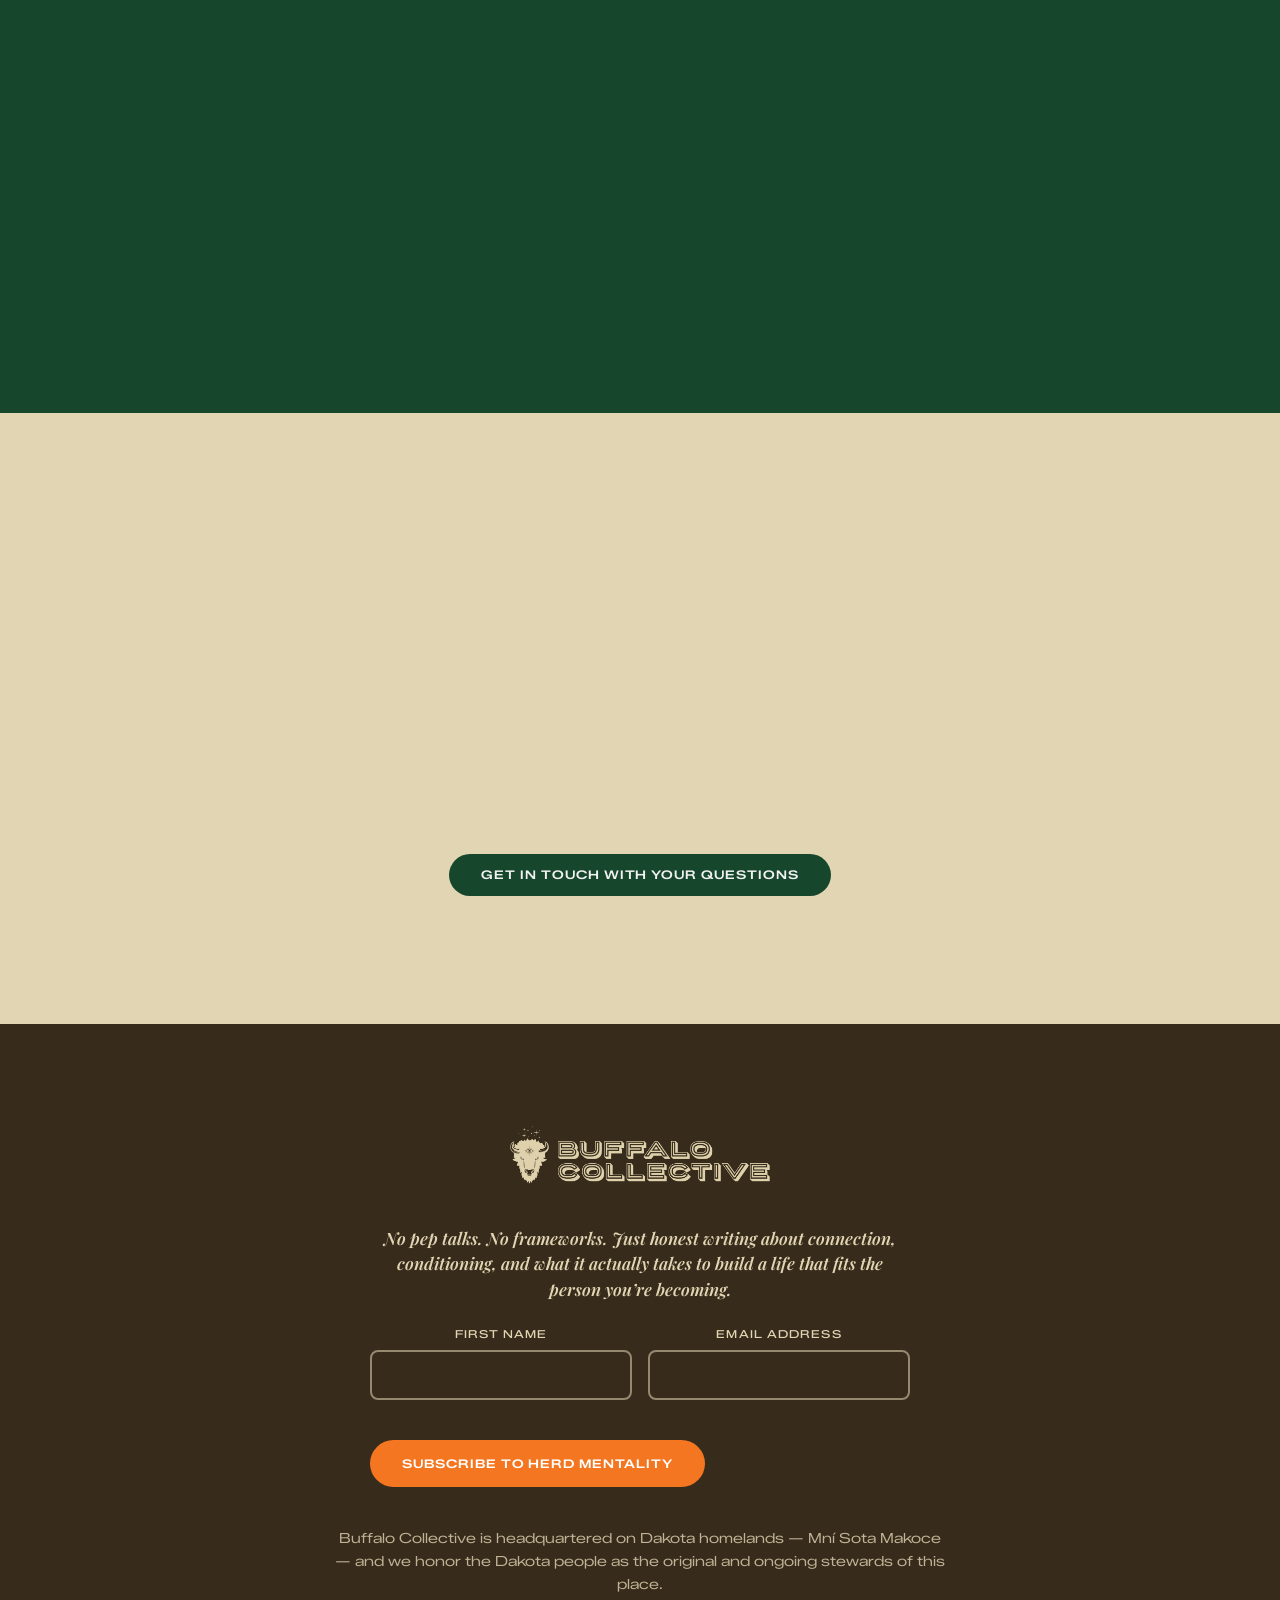
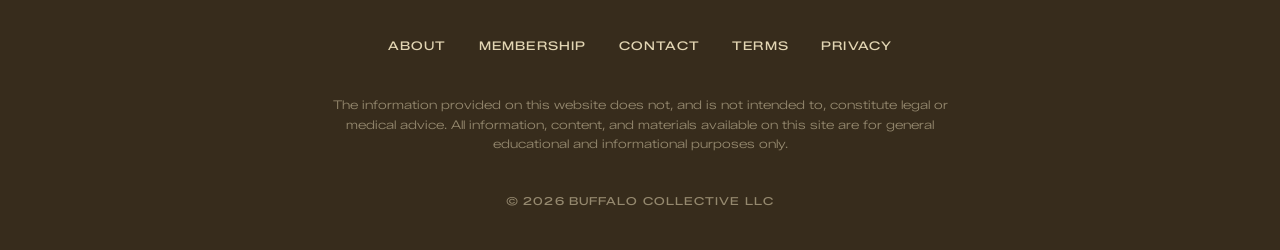
<file: membership.html>
<!DOCTYPE html>
<html lang="en">
<head>
  <meta charset="UTF-8">
  <meta name="viewport" content="width=device-width, initial-scale=1.0">
  <title>Buffalo Collective: Community Support for Psychedelic Integration</title>
  <meta name="description" content="A Herd is a small peer group of up to eight purpose-driven leaders, meeting twice a month over a three-month commitment. Integration that actually sticks.">
  <meta name="robots" content="index, follow">
  <meta property="og:title" content="Buffalo Collective: Community Support for Psychedelic Integration">
  <meta property="og:description" content="A Herd is a small peer group of up to eight purpose-driven leaders, meeting twice a month over a three-month commitment. Integration that actually sticks.">
  <meta property="og:url" content="https://buffalocollective.co/membership.html">
  <meta property="og:type" content="website">
  <meta property="og:image" content="https://buffalocollective.co/assets/images/og-card.png">
  <meta property="og:image:width" content="1200">
  <meta property="og:image:height" content="630">
  <meta property="og:image:alt" content="Buffalo Collective">
  <meta name="twitter:card" content="summary_large_image">
  <meta name="twitter:image" content="https://buffalocollective.co/assets/images/og-card.png">
  <link rel="canonical" href="https://buffalocollective.co/membership.html">
  <link rel="icon" type="image/png" href="assets/images/logo/emerald-buffalo-face.png">
  <link rel="icon" type="image/png" href="assets/images/logo/emerald-buffalo-face.png" media="(prefers-color-scheme: light)">
  <link rel="icon" type="image/png" href="assets/images/logo/white-buffalo-face.png" media="(prefers-color-scheme: dark)">
  <link rel="apple-touch-icon" href="assets/images/logo/emerald-buffalo-face.png">

  <link rel="preconnect" href="https://fonts.googleapis.com">
  <link rel="preconnect" href="https://fonts.gstatic.com" crossorigin>
  <link href="https://fonts.googleapis.com/css2?family=Playfair+Display:ital,wght@0,400;0,600;0,700;0,800;0,900;1,400;1,600;1,700;1,800;1,900&family=Zalando+Sans+Expanded:wght@300;400;500;600;700&display=swap" rel="stylesheet">

  <link rel="stylesheet" href="style.css">

  <!-- Fathom - beautiful, simple website analytics -->
  <script src="https://cdn.usefathom.com/script.js" data-site="MMWWTZFU" defer></script>
  <!-- / Fathom -->
</head>
<body class="membership">

  <a href="#main" class="skip-link">Skip to content</a>

  <div id="reading-indicator"></div>

  <nav class="site-nav" id="site-nav">
    <a href="index.html" class="nav-logo">
      <img src="assets/images/logo/white-full-logo.png" alt="Buffalo Collective" width="160" loading="eager">
    </a>
    <ul class="nav-links" role="list" id="nav-links">
      <li><a href="about.html">About</a></li>
      <li><a href="membership.html">Membership</a></li>
      <li><a href="contact.html">Contact</a></li>
      <li><a href="#footer-subscribe" class="btn btn-primary">Subscribe</a></li>
    </ul>
    <button class="nav-toggle" aria-label="Open navigation menu" aria-expanded="false" aria-controls="nav-links">
      <span></span><span></span><span></span>
    </button>
  </nav>

  <main id="main" tabindex="-1">

    <!-- ============================================================
         SECTION 1 — Hero (eyebrow + headline anchored low)
         Background: green
         ============================================================ -->
    <section class="section bg-green" style="min-height: 100vh; padding-top: clamp(140px, 16vh, 220px); padding-bottom: clamp(60px, 10vh, 140px); display: flex; flex-direction: column; justify-content: flex-end;">
      <div class="container">
        <p class="t-label c-teal">Our paleolithic brains are wired to connect.</p>
        <h1 class="t-section c-teal hero-rise" style="margin-top: 0.5rem;">
          You ever notice how telling someone you&rsquo;re going to do something dramatically increases your likelihood of actually doing it?
        </h1>
      </div>
    </section>

    <!-- ============================================================
         SECTION 1b — Hero body copy + Subscribe CTA (below the fold)
         Background: green (continuous with hero above)
         ============================================================ -->
    <section class="section bg-green" style="padding-top: clamp(20px, 3vh, 48px);">
      <div class="container flow-lg">
        <p class="t-body reveal-left">
          It&rsquo;s not even help, really. Most of the time we just need to be witnessed. If we&rsquo;re making big changes, sometimes we need support, even accountability, <strong>but we always need each other.</strong>
        </p>
        <div class="cta-row">
          <a href="#footer-subscribe" class="btn btn-primary">Subscribe to Herd Mentality</a>
        </div>
      </div>
    </section>

    <!-- ============================================================
         SECTION 4 — Buffalo philosophy (abbreviated)
         Background: texture-flame
         Layout: headline, then body + buffalo side by side
         ============================================================ -->
    <section class="section texture-section texture-section--dim no-shadow">
      <div class="texture-bg" style="background-image: url('assets/images/textures/texture-flame.jpg');"></div>

      <div class="container container--wide">
        <p class="t-body reveal-left" style="max-width: min(820px, 90%); margin-left: 48px; color: var(--brown); font-weight: 600; font-size: calc(var(--sz-body) + 2px);">
          Unlike cows, when buffalo see a storm on the horizon, they don&rsquo;t scatter. They tighten the herd and run straight into it. Because the fastest way around the storm is through it. And the safest way through it is together.
        </p>

        <div class="buffalo-split" style="margin-top: 3rem;">
          <div class="flow">
            <h2 class="t-subhead c-brown reveal-left" style="max-width: min(820px, 90%); margin-left: 48px; transition-delay: 600ms;">
              Buffalo Collective membership is for purpose-driven founders who know that their business is only as healthy as they are, and they&rsquo;re ready to see what&rsquo;s possible with the support of a herd.
            </h2>
          </div>

          <div class="buffalo-split__buffalo">
            <img class="buffalo buffalo-animate buffalo-animate--right"
                 src="assets/images/buffalo/buffalo-resting-brown.png"
                 alt="" loading="lazy">
          </div>
        </div>
      </div>
    </section>

    <!-- ============================================================
         SECTION 5 — Testimonial 1
         Background: orange
         ============================================================ -->
    <section class="section section--tight bg-orange">
      <div class="star-scatter" aria-hidden="true">
        <img src="assets/stars/star-04-cream.png" alt="" style="top: 10%; left: 8%;  width: 36px;">
        <img src="assets/stars/star-09-cream.png" alt="" style="top: 22%; right: 11%; width: 28px;">
        <img src="assets/stars/star-06-cream.png" alt="" style="top: 72%; left: 14%; width: 32px;">
        <img src="assets/stars/star-11-cream.png" alt="" style="top: 80%; right: 7%; width: 40px;">
      </div>

      <blockquote class="container" style="text-align: center;">
        <p class="t-body reveal" style="max-width: 60ch; margin-left: auto; margin-right: auto;">
          Buffalo Collective offers a community of leaders who understand that <strong>business doesn&rsquo;t have to follow conventional playbooks.</strong> Lindsay and Libby facilitate conversations that actually matter, and the group dynamic challenges you to think differently about how you show up as a leader.
        </p>
        <p class="t-pullquote reveal-emphasis" style="margin-top: 1.5em;">
          It&rsquo;s practical support with a values-first approach sprinkled with just the right amount of wildly expansive thinking.
        </p>
        <cite class="t-attribution reveal" style="font-style: normal;">&mdash; B Corp Founder</cite>
      </blockquote>
    </section>

    <!-- ============================================================
         SECTION 4 — If this is you (moved from Retreats)
         Background: sand. Green header. Brown body. No CTA.
         ============================================================ -->
    <section class="section bg-sand">
      <div class="container flow-lg">
        <h2 class="t-italic c-green reveal-left">If this is you&hellip;</h2>

        <ul class="star-list--anim star-list--anim--light reveal-stagger" style="margin-top: 2.75rem;">
          <li>You understand that your emotional well-being has a direct impact on your work, your business, and your relationships.</li>
          <li>You&rsquo;ve gotten real value from talk therapy, business coaches, or other conventional tools, but something isn&rsquo;t moving the way you want it to and you&rsquo;re ready to go deeper.</li>
          <li>You&rsquo;re curious and motivated to explore a different (extremely safe) approach for self-discovery, healing, and growth.</li>
        </ul>

        <p class="t-italic c-green reveal-scale" style="margin-top: 2.75rem;">
          &hellip;maybe it&rsquo;s time to see what it feels like to run with your Herd.
        </p>
      </div>
    </section>

    <!-- ============================================================
         SECTION 7 — Testimonial 2
         Background: pink
         ============================================================ -->
    <section class="section section--tight bg-pink">
      <div class="star-scatter" aria-hidden="true">
        <img src="assets/stars/star-04-cream.png" alt="" style="top: 12%; left: 7%;  width: 32px;">
        <img src="assets/stars/star-07-cream.png" alt="" style="top: 25%; right: 10%; width: 28px;">
        <img src="assets/stars/star-09-cream.png" alt="" style="top: 78%; left: 12%; width: 36px;">
        <img src="assets/stars/star-11-cream.png" alt="" style="top: 86%; right: 8%; width: 30px;">
      </div>

      <blockquote class="container reveal-emphasis" style="text-align: center;">
        <p class="t-pullquote">
          After 20+ years in my business ownership career, I didn&rsquo;t expect to still need validation&hellip; but it turns out we all do. And this community offers it in such a thoughtful, grounded way. The people here are curious, open, and genuinely supportive.
        </p>
        <cite class="t-attribution" style="font-style: normal;">&mdash; Queer Woman B Corp Founder</cite>
      </blockquote>
    </section>

    <!-- ============================================================
         SECTION 8a — What membership is (moved up)
         Background: green
         ============================================================ -->
    <section class="section bg-green">
      <div class="container flow-lg">
        <h2 class="t-subhead c-teal reveal-left">Your Herd has your back</h2>
        <p class="t-body reveal-left">
          Your Herd is a small group of purpose-driven people, who all have a stated intention for something they are trying to integrate. It might be a personal behavior change, a business systems implementation, or anything in between.
        </p>
        <p class="t-body reveal-left">
          You show up with a clear intention and a three-month commitment to seeing it actualized.
        </p>
        <p class="t-body reveal-left">
          Buffalo Collective creates the container for your Herd to give you strength and structure to see it through. Here&rsquo;s the structure we hold for you:
        </p>

        <ul class="bc-list reveal-stagger" style="margin-top: 1.75rem;">
          <li><strong>Roundups.</strong> 90 minutes on Zoom, twice a month for you to share your progress and support your Herd.</li>
          <li><strong>The thread.</strong> Async check-ins, prompts, and encouragement over small-group SMS. Where you share wins, collect praise, and ask for support between Roundups.</li>
          <li><strong>Drop-ins.</strong> Open Zooms for connection and co-working.</li>
          <li><strong>Monthly breathwork.</strong> Every Third Thursday, 5:30pm Pacific / 7:30pm Central.</li>
        </ul>
      </div>
    </section>

    <!-- ============================================================
         SECTION 8b — The investment (textured background)
         Background: texture-flame (reused from the philosophy section above)
         ============================================================ -->
    <section class="section texture-section texture-section--dim no-shadow">
      <div class="texture-bg" style="background-image: url('assets/images/textures/texture-flame.jpg');"></div>
      <div class="container container--wide">
        <h2 class="reveal-left" style="font-family: 'Playfair Display', serif; font-optical-sizing: auto; font-weight: 700; font-size: calc(var(--sz-display) * 0.42); line-height: 1.2; color: var(--brown);">An investment in yourself is an investment in your business</h2>

        <div class="buffalo-split" style="margin-top: 2.5rem;">
          <div class="reveal-left flow">
            <p class="pricing__price" style="color: var(--brown);">$1,500<span style="font-size: 0.42em; font-weight: 700;"> for three months</span></p>
            <p class="t-body" style="color: var(--brown); font-weight: 600; font-size: calc(var(--sz-body) + 2px);">Success will require you to be committed, so that&rsquo;s what we&rsquo;re asking.</p>
            <p class="t-body" style="color: var(--brown); font-weight: 600; font-size: calc(var(--sz-body) + 2px); margin-top: 0.75rem;"><strong>$500 a month, billed in three-month increments.</strong></p>
            <p class="t-body" style="color: var(--brown); font-weight: 600; font-size: calc(var(--sz-body) + 2px); margin-top: 1.25rem;">
              Herds start on the first of every month. If you can feel the storm brewing and you need the support of a Herd, get the next available spot.
            </p>
            <div class="cta-row" style="margin-top: 1.75rem;">
              <a href="contact.html" class="btn btn-primary">Get in touch</a>
            </div>
          </div>

          <div class="buffalo-split__buffalo">
            <img class="buffalo buffalo-animate buffalo-animate--right"
                 src="assets/images/buffalo/buffalo-standing-brown.png"
                 alt="" loading="lazy">
          </div>
        </div>
      </div>
    </section>

    <!-- ============================================================
         SECTION 8c — Why it works (the close)
         Background: green
         ============================================================ -->
    <section class="section bg-green">
      <div class="container flow-lg">
        <h2 class="t-italic reveal-left" style="color: var(--teal);">Why it works</h2>
        <div class="reveal-stagger" style="margin-top: 2rem; display: grid; gap: 2rem;">
          <div>
            <h3 class="t-subhead c-teal" style="margin-bottom: 0.5rem;">Consistency</h3>
            <p class="t-body"><span class="highlight-static">Your Herd is capped at eight and meets twice a month, every month, for a 90-minute Roundup.</span> Plus an always-on thread between meetings. Not a drop-in. The Herd needs you the way you need them.</p>
          </div>
          <div>
            <h3 class="t-subhead c-teal" style="margin-bottom: 0.5rem;">Relevance</h3>
            <p class="t-body">Your Herd shares your values and your ambition to improve life on this planet. <span class="highlight-static">You don&rsquo;t need a shared history to offer support and be supported.</span> Leaders in our work, but equals in our herd.</p>
          </div>
          <div>
            <h3 class="t-subhead c-teal" style="margin-bottom: 0.5rem;">Authenticity</h3>
            <p class="t-body">Kindness, directness, no performance. Your goals, your desires, your plan to get there. You show up as you are. Healed or unhealed. Certain or not. The point isn&rsquo;t to arrive already integrated. <span class="highlight-static">The point is to do the work with people who are doing it too.</span></p>
          </div>
        </div>
      </div>
    </section>

    <!-- ============================================================
         SECTION 7 — Is / Is Not
         Background: sand
         ============================================================ -->
    <section class="section bg-sand">
      <div class="container container--wide">
        <div class="two-col">
          <div class="two-col__block reveal-left">
            <h3 class="c-green" style="font-family: 'Playfair Display', serif; font-optical-sizing: auto; font-weight: 800; font-size: 22px; line-height: 1.2;">Buffalo Collective Membership IS NOT:</h3>
            <ul class="bc-list" style="margin-top: 1rem;">
              <li>Another course you won&rsquo;t finish.</li>
              <li>A coach telling you what to do.</li>
              <li>A networking group built on transactional referrals.</li>
              <li>A psychedelic retreat with an integration journal gift set.</li>
            </ul>
          </div>

          <div class="two-col__block reveal-right">
            <h3 class="c-green" style="font-family: 'Playfair Display', serif; font-optical-sizing: auto; font-weight: 800; font-size: 22px; line-height: 1.2;">Buffalo Collective Membership IS:</h3>
            <ul class="bc-list" style="margin-top: 1rem;">
              <li>Accepting of you, your goals, and your path.</li>
              <li>Accountability you cannot manufacture alone.</li>
              <li>Honest support from people who need yours as well.</li>
            </ul>
          </div>
        </div>

        <div class="cta-row cta-row--centered" style="margin-top: 3rem;">
          <a href="contact.html" class="btn btn-dark">Get in touch with your questions</a>
        </div>
      </div>
    </section>

  </main>

  <!-- ============================================================
       Footer
       ============================================================ -->
  <footer class="site-footer">
    <div class="footer-logo">
      <img src="assets/images/logo/light-full-logo.png" alt="Buffalo Collective" loading="lazy">
    </div>

    <div id="footer-subscribe" class="footer-subscribe">
      <p class="footer-subscribe-intro">
        No pep talks. No frameworks. Just honest writing about connection, conditioning, and what it actually takes to build a life that fits the person you&rsquo;re becoming.
      </p>
      <div class="bc-form-wrap">
        <form class="bc-form" id="form-newsletter" novalidate>
          <div class="bc-form-row bc-form-row--2col">
            <div class="bc-field">
              <label class="bc-label" for="nl-firstname">First name</label>
              <input class="bc-input" type="text" id="nl-firstname" name="firstName" autocomplete="given-name" required />
            </div>
            <div class="bc-field">
              <label class="bc-label" for="nl-email">Email address</label>
              <input class="bc-input" type="email" id="nl-email" name="email" autocomplete="email" required />
            </div>
          </div>

          <div class="bc-hp" aria-hidden="true">
            <label for="nl-website">Website</label>
            <input type="text" id="nl-website" name="website" tabindex="-1" autocomplete="off" aria-hidden="true" />
          </div>

          <div data-turnstile data-theme="dark"></div>

          <div class="bc-form-footer">
            <button class="bc-btn bc-btn--primary" type="submit">Subscribe to Herd Mentality</button>
          </div>

          <div class="bc-form-message bc-form-message--success" id="nl-success" aria-live="polite" hidden>
            Almost there: check your inbox to confirm your subscription.
          </div>
          <div class="bc-form-message bc-form-message--error" id="nl-error" aria-live="polite" hidden></div>
        </form>
      </div>
      <script>
        (function () {
          const form = document.getElementById("form-newsletter");
          if (!form) return;
          const successMsg = document.getElementById("nl-success");
          const errorMsg = document.getElementById("nl-error");
          form.addEventListener("submit", async function (e) {
            e.preventDefault();
            const btn = form.querySelector("button[type=submit]");
            successMsg.hidden = true;
            errorMsg.hidden = true;
            const data = {
              firstName: form.firstName.value.trim(),
              email: form.email.value.trim(),
              website: form.website.value,
              "cf-turnstile-response": window.bcTurnstile ? window.bcTurnstile.token(form) : "",
            };
            if (!data["cf-turnstile-response"]) {
              errorMsg.textContent = "One moment — we're still checking you're human. Please try again in a few seconds.";
              errorMsg.hidden = false;
              return;
            }
            btn.disabled = true;
            btn.textContent = "Sending…";
            try {
              const utmSource = sessionStorage.getItem("bc_utm_source");
              if (utmSource) data.source = utmSource;
            } catch (e) { /* sessionStorage unavailable */ }
            try {
              const res = await fetch("/.netlify/functions/subscribe", {
                method: "POST",
                headers: { "Content-Type": "application/json" },
                body: JSON.stringify(data),
              });
              const json = await res.json();
              if (res.ok && json.success) {
                form.reset();
                form.hidden = true;
                successMsg.hidden = false;
              } else {
                errorMsg.textContent = json.error || "Something went wrong. Please try again.";
                errorMsg.hidden = false;
                btn.disabled = false;
                btn.textContent = "Subscribe to Herd Mentality";
              }
            } catch {
              errorMsg.textContent = "Something went wrong. Please try again.";
              errorMsg.hidden = false;
              btn.disabled = false;
              btn.textContent = "Subscribe to Herd Mentality";
            }
            // Turnstile tokens are single-use; get a fresh one for any retry.
            if (window.bcTurnstile) window.bcTurnstile.reset(form);
          });
        })();
      </script>
    </div>

    <p class="footer-land">
      Buffalo Collective is headquartered on Dakota homelands &mdash; Mn&iacute; Sota Makoce &mdash; and we honor the Dakota people as the original and ongoing stewards of this place.
    </p>

    <nav class="footer-nav" aria-label="Footer">
      <a href="about.html">About</a>
      <a href="membership.html">Membership</a>
      <a href="contact.html">Contact</a>
      <a href="terms.html">Terms</a>
      <a href="privacy.html">Privacy</a>
    </nav>

    <p class="footer-disclaimer">
      The information provided on this website does not, and is not intended to, constitute legal or medical advice. All information, content, and materials available on this site are for general educational and informational purposes only.
    </p>

    <p class="footer-copyright">© 2026 Buffalo Collective LLC</p>
  </footer>

  <script src="script.js"></script>
</body>
</html>
</file>
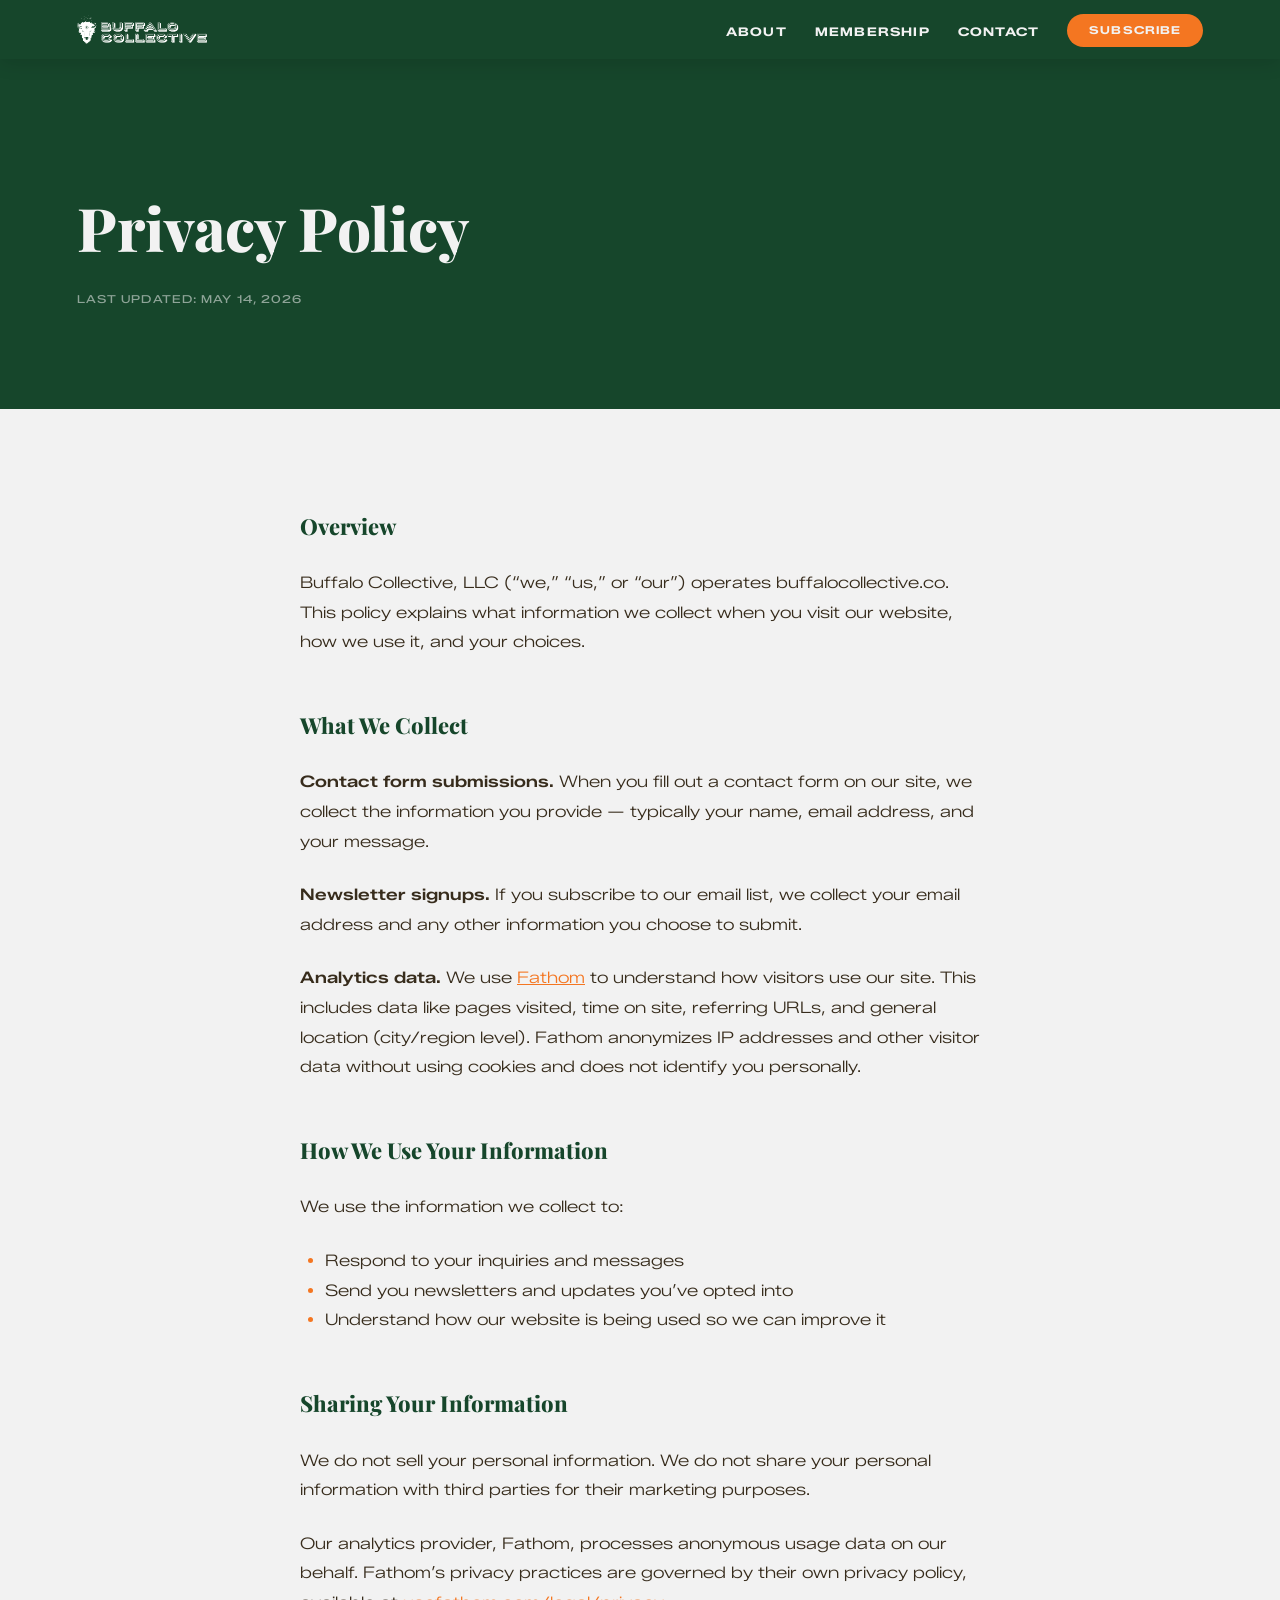
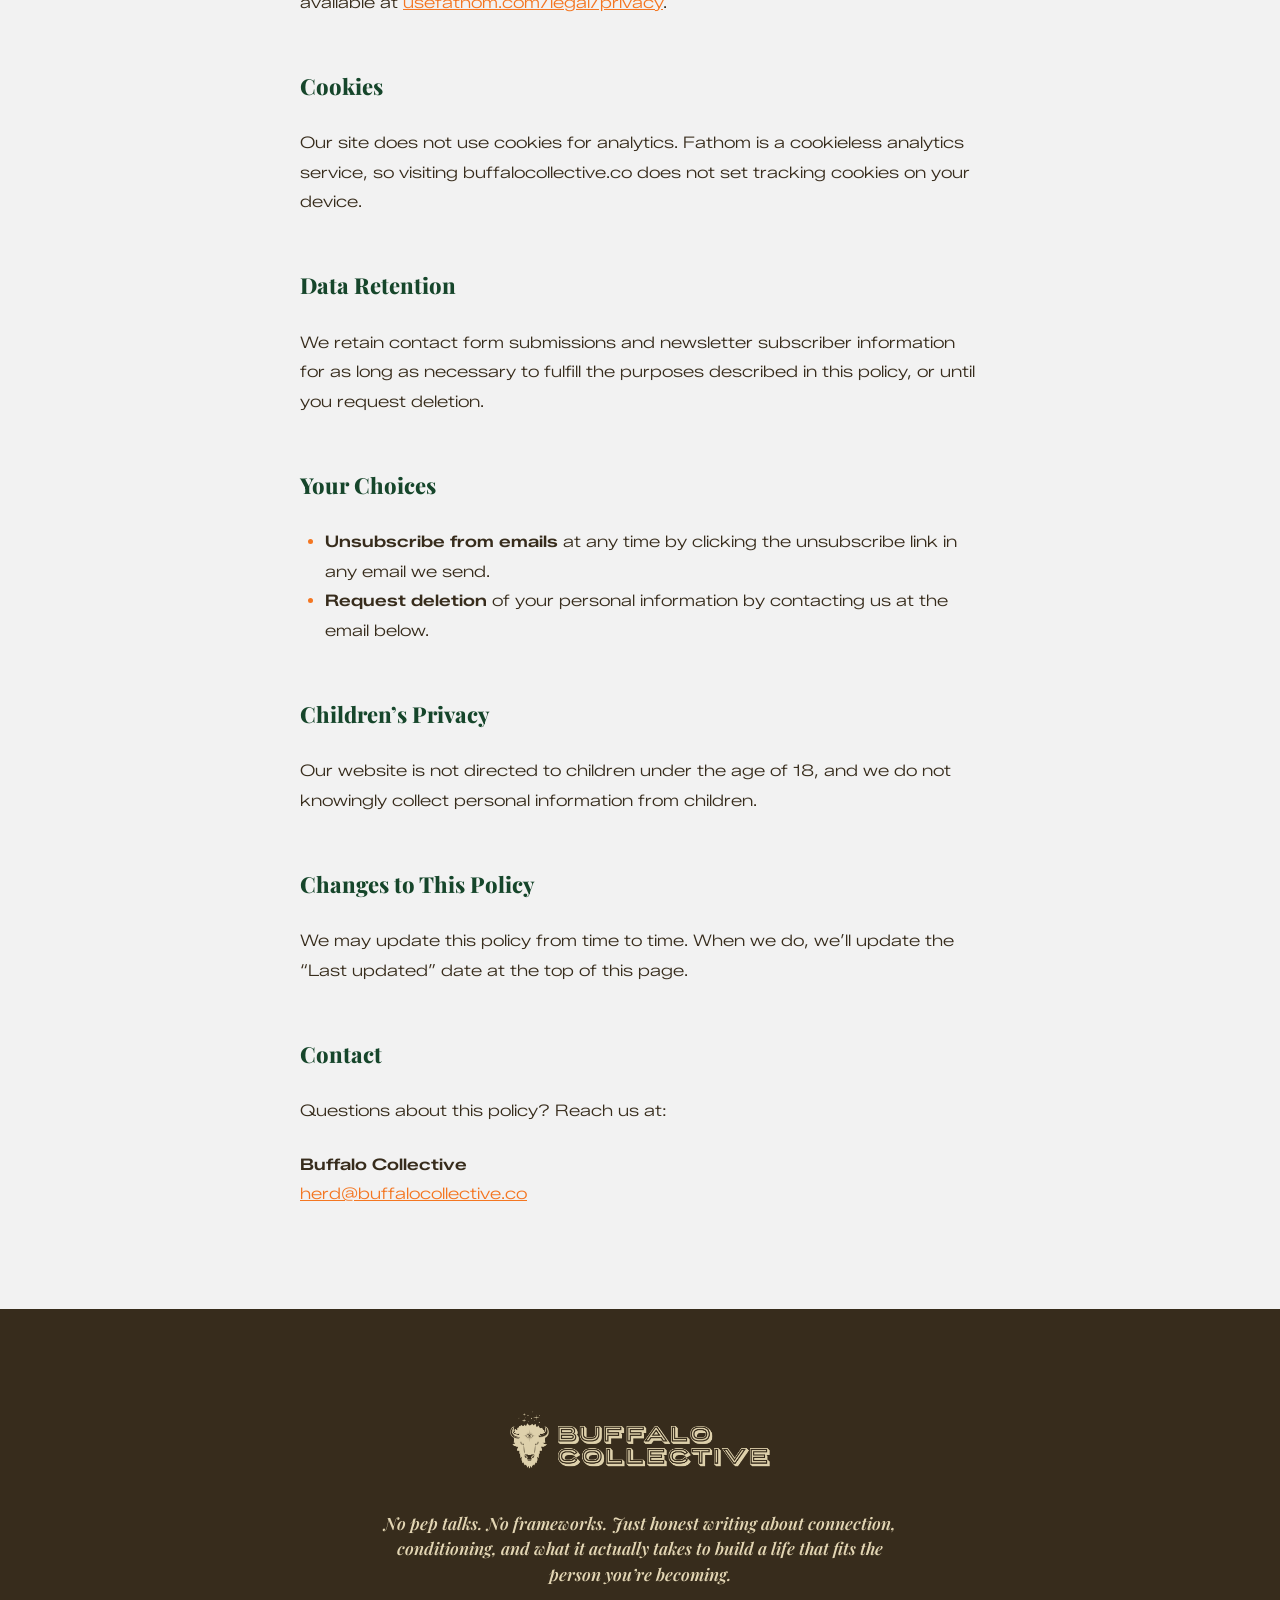
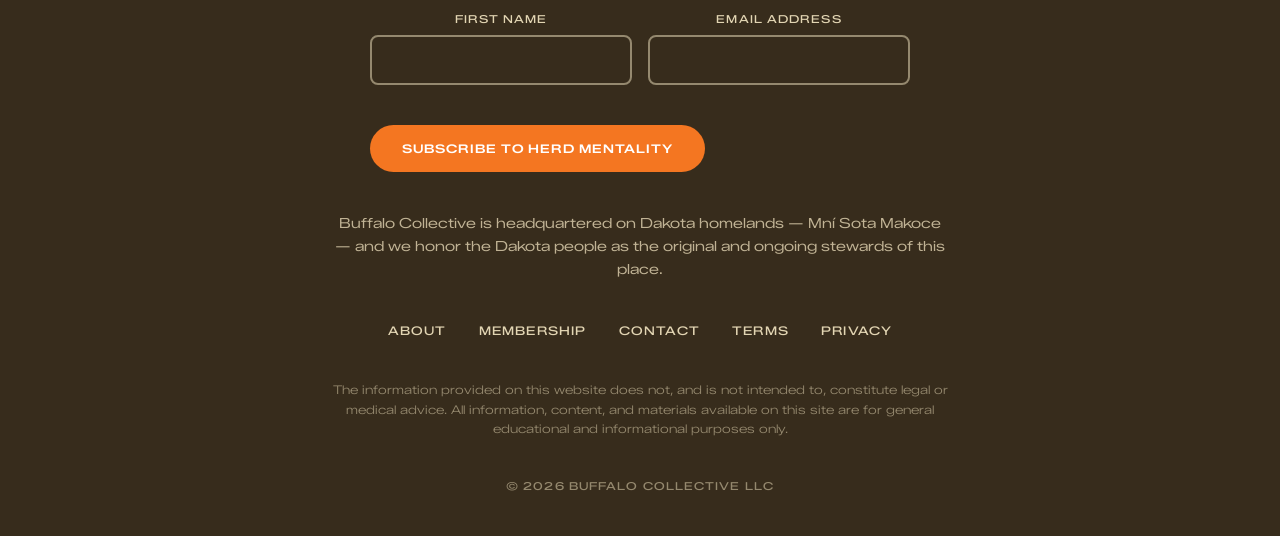
<file: privacy.html>
<!DOCTYPE html>
<html lang="en">
<head>
  <meta charset="UTF-8">
  <meta name="viewport" content="width=device-width, initial-scale=1.0">
  <title>Buffalo Collective: Privacy Policy</title>
  <meta name="description" content="Privacy policy for buffalocollective.co — what we collect, how we use it, and your choices.">
  <meta name="robots" content="index, follow">
  <meta property="og:title" content="Buffalo Collective: Privacy Policy">
  <meta property="og:description" content="Privacy policy for buffalocollective.co — what we collect, how we use it, and your choices.">
  <meta property="og:url" content="https://buffalocollective.co/privacy.html">
  <meta property="og:type" content="website">
  <meta property="og:image" content="https://buffalocollective.co/assets/images/og-card.png">
  <meta property="og:image:width" content="1200">
  <meta property="og:image:height" content="630">
  <meta property="og:image:alt" content="Buffalo Collective">
  <meta name="twitter:card" content="summary_large_image">
  <meta name="twitter:image" content="https://buffalocollective.co/assets/images/og-card.png">
  <link rel="canonical" href="https://buffalocollective.co/privacy.html">
  <link rel="icon" type="image/png" href="assets/images/logo/emerald-buffalo-face.png">
  <link rel="icon" type="image/png" href="assets/images/logo/emerald-buffalo-face.png" media="(prefers-color-scheme: light)">
  <link rel="icon" type="image/png" href="assets/images/logo/white-buffalo-face.png" media="(prefers-color-scheme: dark)">
  <link rel="apple-touch-icon" href="assets/images/logo/emerald-buffalo-face.png">

  <link rel="preconnect" href="https://fonts.googleapis.com">
  <link rel="preconnect" href="https://fonts.gstatic.com" crossorigin>
  <link href="https://fonts.googleapis.com/css2?family=Playfair+Display:ital,wght@0,400;0,600;0,700;0,800;0,900;1,400;1,600;1,700;1,800;1,900&family=Zalando+Sans+Expanded:wght@300;400;500;600;700&display=swap" rel="stylesheet">

  <link rel="stylesheet" href="style.css">

  <!-- Fathom - beautiful, simple website analytics -->
  <script src="https://cdn.usefathom.com/script.js" data-site="MMWWTZFU" defer></script>
  <!-- / Fathom -->
</head>
<body class="privacy">

  <a href="#main" class="skip-link">Skip to content</a>

  <div id="reading-indicator"></div>

  <nav class="site-nav" id="site-nav">
    <a href="index.html" class="nav-logo">
      <img src="assets/images/logo/white-full-logo.png" alt="Buffalo Collective" width="160" loading="eager">
    </a>
    <ul class="nav-links" role="list" id="nav-links">
      <li><a href="about.html">About</a></li>
      <li><a href="membership.html">Membership</a></li>
      <li><a href="contact.html">Contact</a></li>
      <li><a href="#footer-subscribe" class="btn btn-primary">Subscribe</a></li>
    </ul>
    <button class="nav-toggle" aria-label="Open navigation menu" aria-expanded="false" aria-controls="nav-links">
      <span></span><span></span><span></span>
    </button>
  </nav>

  <main id="main" tabindex="-1">
    <header class="legal-header">
      <h1>Privacy Policy</h1>
      <span class="legal-updated">Last updated: May 14, 2026</span>
    </header>

    <section class="legal-body">
      <div class="legal-body__inner">
        <h2>Overview</h2>
        <p>Buffalo Collective, LLC (&ldquo;we,&rdquo; &ldquo;us,&rdquo; or &ldquo;our&rdquo;) operates buffalocollective.co. This policy explains what information we collect when you visit our website, how we use it, and your choices.</p>

        <h2>What We Collect</h2>
        <p><strong>Contact form submissions.</strong> When you fill out a contact form on our site, we collect the information you provide &mdash; typically your name, email address, and your message.</p>
        <p><strong>Newsletter signups.</strong> If you subscribe to our email list, we collect your email address and any other information you choose to submit.</p>
        <p><strong>Analytics data.</strong> We use <a href="https://usefathom.com/" target="_blank" rel="noopener">Fathom</a> to understand how visitors use our site. This includes data like pages visited, time on site, referring URLs, and general location (city/region level). Fathom anonymizes IP addresses and other visitor data without using cookies and does not identify you personally.</p>

        <h2>How We Use Your Information</h2>
        <p>We use the information we collect to:</p>
        <ul>
          <li>Respond to your inquiries and messages</li>
          <li>Send you newsletters and updates you&rsquo;ve opted into</li>
          <li>Understand how our website is being used so we can improve it</li>
        </ul>

        <h2>Sharing Your Information</h2>
        <p>We do not sell your personal information. We do not share your personal information with third parties for their marketing purposes.</p>
        <p>Our analytics provider, Fathom, processes anonymous usage data on our behalf. Fathom&rsquo;s privacy practices are governed by their own privacy policy, available at <a href="https://usefathom.com/legal/privacy" target="_blank" rel="noopener">usefathom.com/legal/privacy</a>.</p>

        <h2>Cookies</h2>
        <p>Our site does not use cookies for analytics. Fathom is a cookieless analytics service, so visiting buffalocollective.co does not set tracking cookies on your device.</p>

        <h2>Data Retention</h2>
        <p>We retain contact form submissions and newsletter subscriber information for as long as necessary to fulfill the purposes described in this policy, or until you request deletion.</p>

        <h2>Your Choices</h2>
        <ul>
          <li><strong>Unsubscribe from emails</strong> at any time by clicking the unsubscribe link in any email we send.</li>
          <li><strong>Request deletion</strong> of your personal information by contacting us at the email below.</li>
        </ul>

        <h2>Children&rsquo;s Privacy</h2>
        <p>Our website is not directed to children under the age of 18, and we do not knowingly collect personal information from children.</p>

        <h2>Changes to This Policy</h2>
        <p>We may update this policy from time to time. When we do, we&rsquo;ll update the &ldquo;Last updated&rdquo; date at the top of this page.</p>

        <h2>Contact</h2>
        <p>Questions about this policy? Reach us at:</p>
        <p><strong>Buffalo Collective</strong><br><a href="mailto:herd@buffalocollective.co">herd@buffalocollective.co</a></p>
      </div>
    </section>
  </main>

  <!-- ============================================================
       Footer
       ============================================================ -->
  <footer class="site-footer">
    <div class="footer-logo">
      <img src="assets/images/logo/light-full-logo.png" alt="Buffalo Collective" loading="lazy">
    </div>

    <div id="footer-subscribe" class="footer-subscribe">
      <p class="footer-subscribe-intro">
        No pep talks. No frameworks. Just honest writing about connection, conditioning, and what it actually takes to build a life that fits the person you&rsquo;re becoming.
      </p>
      <div class="bc-form-wrap">
        <form class="bc-form" id="form-newsletter" novalidate>
          <div class="bc-form-row bc-form-row--2col">
            <div class="bc-field">
              <label class="bc-label" for="nl-firstname">First name</label>
              <input class="bc-input" type="text" id="nl-firstname" name="firstName" autocomplete="given-name" required />
            </div>
            <div class="bc-field">
              <label class="bc-label" for="nl-email">Email address</label>
              <input class="bc-input" type="email" id="nl-email" name="email" autocomplete="email" required />
            </div>
          </div>

          <div class="bc-hp" aria-hidden="true">
            <label for="nl-website">Website</label>
            <input type="text" id="nl-website" name="website" tabindex="-1" autocomplete="off" aria-hidden="true" />
          </div>

          <div data-turnstile data-theme="dark"></div>

          <div class="bc-form-footer">
            <button class="bc-btn bc-btn--primary" type="submit">Subscribe to Herd Mentality</button>
          </div>

          <div class="bc-form-message bc-form-message--success" id="nl-success" aria-live="polite" hidden>
            You&rsquo;re in the Herd. 🦬
          </div>
          <div class="bc-form-message bc-form-message--error" id="nl-error" aria-live="polite" hidden></div>
        </form>
      </div>
      <script>
        (function () {
          const form = document.getElementById("form-newsletter");
          if (!form) return;
          const successMsg = document.getElementById("nl-success");
          const errorMsg = document.getElementById("nl-error");
          form.addEventListener("submit", async function (e) {
            e.preventDefault();
            const btn = form.querySelector("button[type=submit]");
            successMsg.hidden = true;
            errorMsg.hidden = true;
            const data = {
              firstName: form.firstName.value.trim(),
              email: form.email.value.trim(),
              website: form.website.value,
              "cf-turnstile-response": window.bcTurnstile ? window.bcTurnstile.token(form) : "",
            };
            if (!data["cf-turnstile-response"]) {
              errorMsg.textContent = "One moment — we're still checking you're human. Please try again in a few seconds.";
              errorMsg.hidden = false;
              return;
            }
            btn.disabled = true;
            btn.textContent = "Sending…";
            try {
              const utmSource = sessionStorage.getItem("bc_utm_source");
              if (utmSource) data.source = utmSource;
            } catch (e) { /* sessionStorage unavailable */ }
            try {
              const res = await fetch("/.netlify/functions/subscribe", {
                method: "POST",
                headers: { "Content-Type": "application/json" },
                body: JSON.stringify(data),
              });
              const json = await res.json();
              if (res.ok && json.success) {
                form.reset();
                form.hidden = true;
                successMsg.hidden = false;
              } else {
                errorMsg.textContent = json.error || "Something went wrong. Please try again.";
                errorMsg.hidden = false;
                btn.disabled = false;
                btn.textContent = "Subscribe to Herd Mentality";
              }
            } catch {
              errorMsg.textContent = "Something went wrong. Please try again.";
              errorMsg.hidden = false;
              btn.disabled = false;
              btn.textContent = "Subscribe to Herd Mentality";
            }
            // Turnstile tokens are single-use; get a fresh one for any retry.
            if (window.bcTurnstile) window.bcTurnstile.reset(form);
          });
        })();
      </script>
    </div>

    <p class="footer-land">
      Buffalo Collective is headquartered on Dakota homelands &mdash; Mn&iacute; Sota Makoce &mdash; and we honor the Dakota people as the original and ongoing stewards of this place.
    </p>

    <nav class="footer-nav" aria-label="Footer">
      <a href="about.html">About</a>
      <a href="membership.html">Membership</a>
      <a href="contact.html">Contact</a>
      <a href="terms.html">Terms</a>
      <a href="privacy.html">Privacy</a>
    </nav>

    <p class="footer-disclaimer">
      The information provided on this website does not, and is not intended to, constitute legal or medical advice. All information, content, and materials available on this site are for general educational and informational purposes only.
    </p>

    <p class="footer-copyright">© 2026 Buffalo Collective LLC</p>
  </footer>

  <script src="script.js"></script>
</body>
</html>
</file>
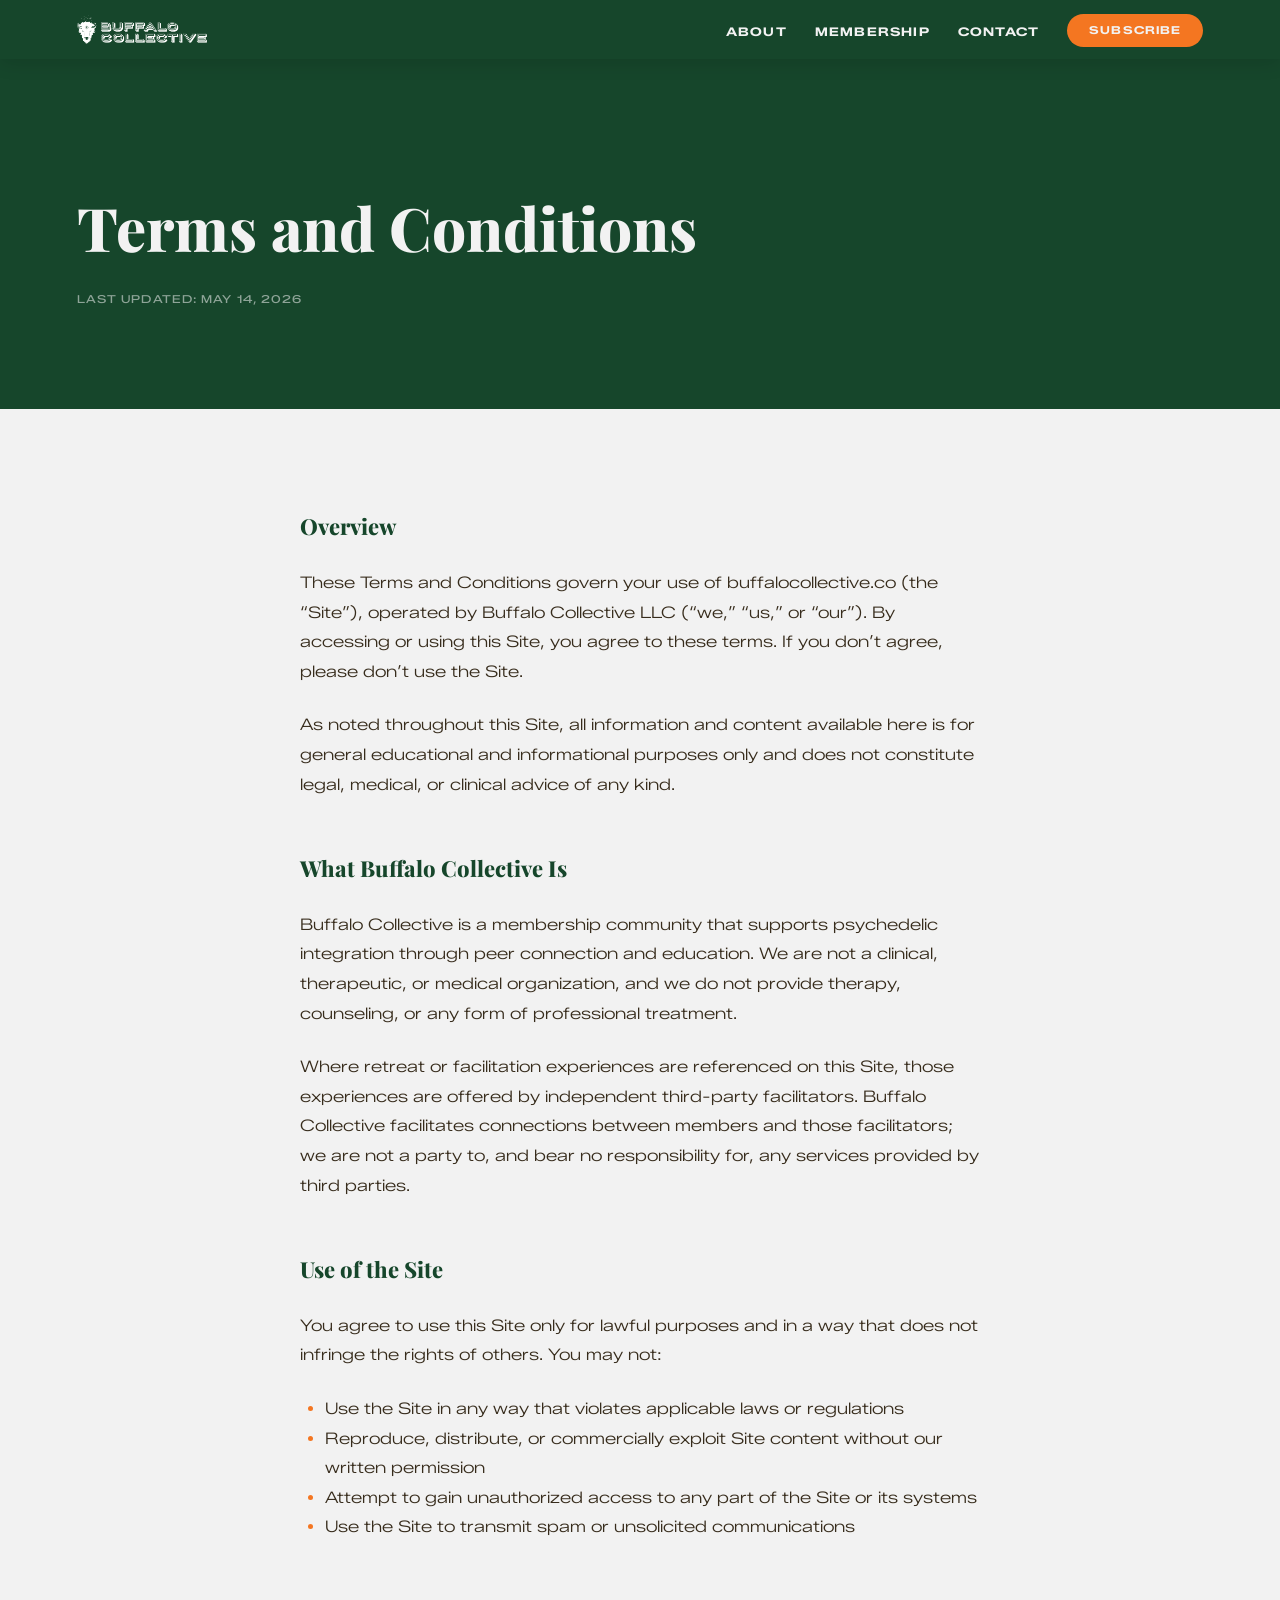
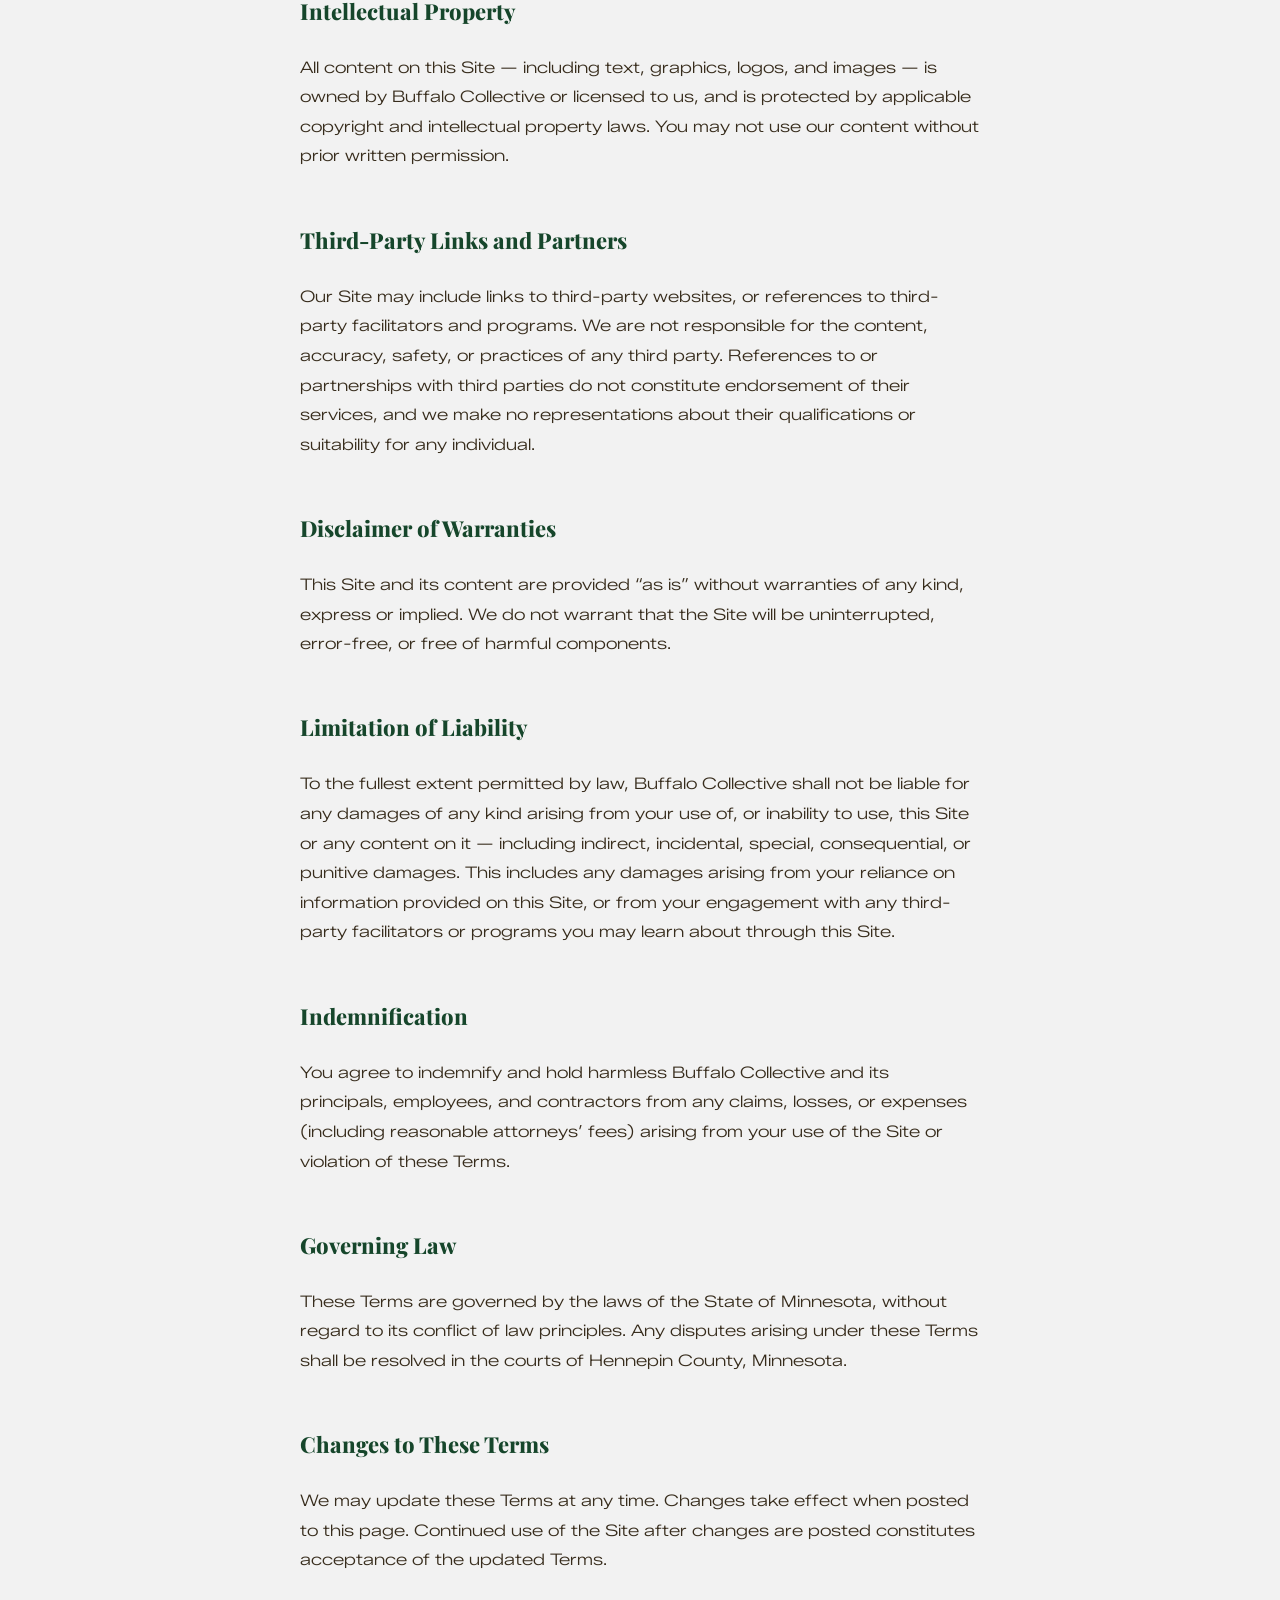
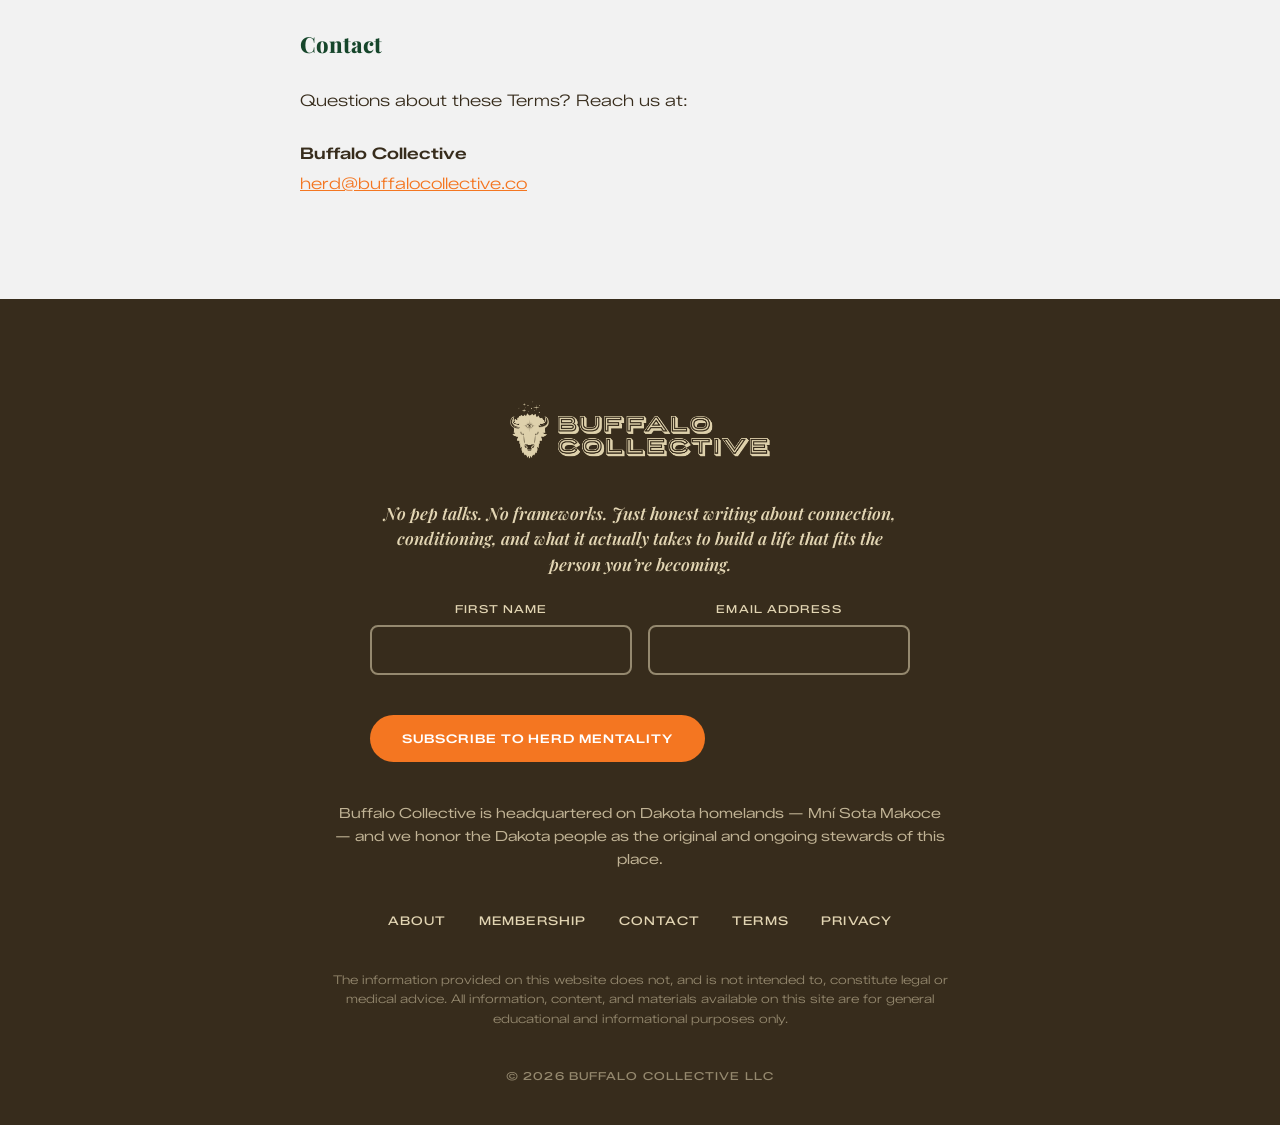
<file: terms.html>
<!DOCTYPE html>
<html lang="en">
<head>
  <meta charset="UTF-8">
  <meta name="viewport" content="width=device-width, initial-scale=1.0">
  <title>Buffalo Collective: Terms and Conditions</title>
  <meta name="description" content="Terms and conditions for use of buffalocollective.co.">
  <meta name="robots" content="index, follow">
  <meta property="og:title" content="Buffalo Collective: Terms and Conditions">
  <meta property="og:description" content="Terms and conditions for use of buffalocollective.co.">
  <meta property="og:url" content="https://buffalocollective.co/terms.html">
  <meta property="og:type" content="website">
  <meta property="og:image" content="https://buffalocollective.co/assets/images/og-card.png">
  <meta property="og:image:width" content="1200">
  <meta property="og:image:height" content="630">
  <meta property="og:image:alt" content="Buffalo Collective">
  <meta name="twitter:card" content="summary_large_image">
  <meta name="twitter:image" content="https://buffalocollective.co/assets/images/og-card.png">
  <link rel="canonical" href="https://buffalocollective.co/terms.html">
  <link rel="icon" type="image/png" href="assets/images/logo/emerald-buffalo-face.png">
  <link rel="icon" type="image/png" href="assets/images/logo/emerald-buffalo-face.png" media="(prefers-color-scheme: light)">
  <link rel="icon" type="image/png" href="assets/images/logo/white-buffalo-face.png" media="(prefers-color-scheme: dark)">
  <link rel="apple-touch-icon" href="assets/images/logo/emerald-buffalo-face.png">

  <link rel="preconnect" href="https://fonts.googleapis.com">
  <link rel="preconnect" href="https://fonts.gstatic.com" crossorigin>
  <link href="https://fonts.googleapis.com/css2?family=Playfair+Display:ital,wght@0,400;0,600;0,700;0,800;0,900;1,400;1,600;1,700;1,800;1,900&family=Zalando+Sans+Expanded:wght@300;400;500;600;700&display=swap" rel="stylesheet">

  <link rel="stylesheet" href="style.css">

  <!-- Fathom - beautiful, simple website analytics -->
  <script src="https://cdn.usefathom.com/script.js" data-site="MMWWTZFU" defer></script>
  <!-- / Fathom -->
</head>
<body class="terms">

  <a href="#main" class="skip-link">Skip to content</a>

  <div id="reading-indicator"></div>

  <nav class="site-nav" id="site-nav">
    <a href="index.html" class="nav-logo">
      <img src="assets/images/logo/white-full-logo.png" alt="Buffalo Collective" width="160" loading="eager">
    </a>
    <ul class="nav-links" role="list" id="nav-links">
      <li><a href="about.html">About</a></li>
      <li><a href="membership.html">Membership</a></li>
      <li><a href="contact.html">Contact</a></li>
      <li><a href="#footer-subscribe" class="btn btn-primary">Subscribe</a></li>
    </ul>
    <button class="nav-toggle" aria-label="Open navigation menu" aria-expanded="false" aria-controls="nav-links">
      <span></span><span></span><span></span>
    </button>
  </nav>

  <main id="main" tabindex="-1">
    <header class="legal-header">
      <h1>Terms and Conditions</h1>
      <span class="legal-updated">Last updated: May 14, 2026</span>
    </header>

    <section class="legal-body">
      <div class="legal-body__inner">
        <h2>Overview</h2>
        <p>These Terms and Conditions govern your use of buffalocollective.co (the &ldquo;Site&rdquo;), operated by Buffalo Collective LLC (&ldquo;we,&rdquo; &ldquo;us,&rdquo; or &ldquo;our&rdquo;). By accessing or using this Site, you agree to these terms. If you don&rsquo;t agree, please don&rsquo;t use the Site.</p>
        <p>As noted throughout this Site, all information and content available here is for general educational and informational purposes only and does not constitute legal, medical, or clinical advice of any kind.</p>

        <h2>What Buffalo Collective Is</h2>
        <p>Buffalo Collective is a membership community that supports psychedelic integration through peer connection and education. We are not a clinical, therapeutic, or medical organization, and we do not provide therapy, counseling, or any form of professional treatment.</p>
        <p>Where retreat or facilitation experiences are referenced on this Site, those experiences are offered by independent third-party facilitators. Buffalo Collective facilitates connections between members and those facilitators; we are not a party to, and bear no responsibility for, any services provided by third parties.</p>

        <h2>Use of the Site</h2>
        <p>You agree to use this Site only for lawful purposes and in a way that does not infringe the rights of others. You may not:</p>
        <ul>
          <li>Use the Site in any way that violates applicable laws or regulations</li>
          <li>Reproduce, distribute, or commercially exploit Site content without our written permission</li>
          <li>Attempt to gain unauthorized access to any part of the Site or its systems</li>
          <li>Use the Site to transmit spam or unsolicited communications</li>
        </ul>

        <h2>Intellectual Property</h2>
        <p>All content on this Site &mdash; including text, graphics, logos, and images &mdash; is owned by Buffalo Collective or licensed to us, and is protected by applicable copyright and intellectual property laws. You may not use our content without prior written permission.</p>

        <h2>Third-Party Links and Partners</h2>
        <p>Our Site may include links to third-party websites, or references to third-party facilitators and programs. We are not responsible for the content, accuracy, safety, or practices of any third party. References to or partnerships with third parties do not constitute endorsement of their services, and we make no representations about their qualifications or suitability for any individual.</p>

        <h2>Disclaimer of Warranties</h2>
        <p>This Site and its content are provided &ldquo;as is&rdquo; without warranties of any kind, express or implied. We do not warrant that the Site will be uninterrupted, error-free, or free of harmful components.</p>

        <h2>Limitation of Liability</h2>
        <p>To the fullest extent permitted by law, Buffalo Collective shall not be liable for any damages of any kind arising from your use of, or inability to use, this Site or any content on it &mdash; including indirect, incidental, special, consequential, or punitive damages. This includes any damages arising from your reliance on information provided on this Site, or from your engagement with any third-party facilitators or programs you may learn about through this Site.</p>

        <h2>Indemnification</h2>
        <p>You agree to indemnify and hold harmless Buffalo Collective and its principals, employees, and contractors from any claims, losses, or expenses (including reasonable attorneys&rsquo; fees) arising from your use of the Site or violation of these Terms.</p>

        <h2>Governing Law</h2>
        <p>These Terms are governed by the laws of the State of Minnesota, without regard to its conflict of law principles. Any disputes arising under these Terms shall be resolved in the courts of Hennepin County, Minnesota.</p>

        <h2>Changes to These Terms</h2>
        <p>We may update these Terms at any time. Changes take effect when posted to this page. Continued use of the Site after changes are posted constitutes acceptance of the updated Terms.</p>

        <h2>Contact</h2>
        <p>Questions about these Terms? Reach us at:</p>
        <p><strong>Buffalo Collective</strong><br><a href="mailto:herd@buffalocollective.co">herd@buffalocollective.co</a></p>
      </div>
    </section>
  </main>

  <!-- ============================================================
       Footer
       ============================================================ -->
  <footer class="site-footer">
    <div class="footer-logo">
      <img src="assets/images/logo/light-full-logo.png" alt="Buffalo Collective" loading="lazy">
    </div>

    <div id="footer-subscribe" class="footer-subscribe">
      <p class="footer-subscribe-intro">
        No pep talks. No frameworks. Just honest writing about connection, conditioning, and what it actually takes to build a life that fits the person you&rsquo;re becoming.
      </p>
      <div class="bc-form-wrap">
        <form class="bc-form" id="form-newsletter" novalidate>
          <div class="bc-form-row bc-form-row--2col">
            <div class="bc-field">
              <label class="bc-label" for="nl-firstname">First name</label>
              <input class="bc-input" type="text" id="nl-firstname" name="firstName" autocomplete="given-name" required />
            </div>
            <div class="bc-field">
              <label class="bc-label" for="nl-email">Email address</label>
              <input class="bc-input" type="email" id="nl-email" name="email" autocomplete="email" required />
            </div>
          </div>

          <div class="bc-hp" aria-hidden="true">
            <label for="nl-website">Website</label>
            <input type="text" id="nl-website" name="website" tabindex="-1" autocomplete="off" aria-hidden="true" />
          </div>

          <div data-turnstile data-theme="dark"></div>

          <div class="bc-form-footer">
            <button class="bc-btn bc-btn--primary" type="submit">Subscribe to Herd Mentality</button>
          </div>

          <div class="bc-form-message bc-form-message--success" id="nl-success" aria-live="polite" hidden>
            Almost there: check your inbox to confirm your subscription.
          </div>
          <div class="bc-form-message bc-form-message--error" id="nl-error" aria-live="polite" hidden></div>
        </form>
      </div>
      <script>
        (function () {
          const form = document.getElementById("form-newsletter");
          if (!form) return;
          const successMsg = document.getElementById("nl-success");
          const errorMsg = document.getElementById("nl-error");
          form.addEventListener("submit", async function (e) {
            e.preventDefault();
            const btn = form.querySelector("button[type=submit]");
            successMsg.hidden = true;
            errorMsg.hidden = true;
            const data = {
              firstName: form.firstName.value.trim(),
              email: form.email.value.trim(),
              website: form.website.value,
              "cf-turnstile-response": window.bcTurnstile ? window.bcTurnstile.token(form) : "",
            };
            if (!data["cf-turnstile-response"]) {
              errorMsg.textContent = "One moment — we're still checking you're human. Please try again in a few seconds.";
              errorMsg.hidden = false;
              return;
            }
            btn.disabled = true;
            btn.textContent = "Sending…";
            try {
              const utmSource = sessionStorage.getItem("bc_utm_source");
              if (utmSource) data.source = utmSource;
            } catch (e) { /* sessionStorage unavailable */ }
            try {
              const res = await fetch("/.netlify/functions/subscribe", {
                method: "POST",
                headers: { "Content-Type": "application/json" },
                body: JSON.stringify(data),
              });
              const json = await res.json();
              if (res.ok && json.success) {
                form.reset();
                form.hidden = true;
                successMsg.hidden = false;
              } else {
                errorMsg.textContent = json.error || "Something went wrong. Please try again.";
                errorMsg.hidden = false;
                btn.disabled = false;
                btn.textContent = "Subscribe to Herd Mentality";
              }
            } catch {
              errorMsg.textContent = "Something went wrong. Please try again.";
              errorMsg.hidden = false;
              btn.disabled = false;
              btn.textContent = "Subscribe to Herd Mentality";
            }
            // Turnstile tokens are single-use; get a fresh one for any retry.
            if (window.bcTurnstile) window.bcTurnstile.reset(form);
          });
        })();
      </script>
    </div>

    <p class="footer-land">
      Buffalo Collective is headquartered on Dakota homelands &mdash; Mn&iacute; Sota Makoce &mdash; and we honor the Dakota people as the original and ongoing stewards of this place.
    </p>

    <nav class="footer-nav" aria-label="Footer">
      <a href="about.html">About</a>
      <a href="membership.html">Membership</a>
      <a href="contact.html">Contact</a>
      <a href="terms.html">Terms</a>
      <a href="privacy.html">Privacy</a>
    </nav>

    <p class="footer-disclaimer">
      The information provided on this website does not, and is not intended to, constitute legal or medical advice. All information, content, and materials available on this site are for general educational and informational purposes only.
    </p>

    <p class="footer-copyright">© 2026 Buffalo Collective LLC</p>
  </footer>

  <script src="script.js"></script>
</body>
</html>
</file>
<file: style.css>
/* =====================================================================
   Buffalo Collective — site stylesheet
   Sections:
     1. Tokens (custom properties)
     2. Reset + base
     3. Typography utilities
     4. Layout: sections, backgrounds, content widths
     5. Buttons
     6. Navigation
     7. Reading indicator
     8. Hero: logo intro + scroll-snap quotes
     9. Texture parallax
    10. Animation utilities (reveal, highlight, buffalo, stars, ticker)
    11. Component patterns (cards, lists, panels, ticker, retreat gallery)
    12. Footer
    13. Forms (from bc-forms.css)
    14. Page-specific (terms / privacy)
    15. Responsive
    16. prefers-reduced-motion
   ===================================================================== */


/* 1. Tokens =========================================================== */
:root {
  /* Brand */
  --green:      #16462b;
  --orange:     #f47621;
  --brown:      #372c1c;
  --sand:       #e2d5b3;
  --offwhite:   #f2f2f2;
  --teal:       #69c8c6;
  --teal-mid:   #3c918d;
  --rust:       #925924;
  --pink:       #ec4d5f;

  /* Spacing */
  --section-padding: clamp(80px, 10vw, 140px);
  --content-max:     780px;
  --page-margin:     clamp(24px, 6vw, 120px);

  /* Type scale */
  --sz-display:   clamp(52px, 9vw, 88px);
  --sz-headline:  clamp(36px, 5vw, 60px);
  --sz-subhead:   clamp(24px, 3.5vw, 40px);
  --sz-pullquote: clamp(22px, 3vw, 36px);
  --sz-body:      19.6px;
  --sz-label:     11px;

  /* Form tokens (used by bc-form blocks) */
  --form-font:    "Zalando Sans Expanded", "DM Sans", sans-serif;
  --input-radius: 8px;
  --btn-radius:   100px;
}


/* 2. Reset + base ===================================================== */
*, *::before, *::after { box-sizing: border-box; }

html, body {
  margin: 0;
  padding: 0;
  background: var(--green);
  color: var(--offwhite);
  -webkit-font-smoothing: antialiased;
  -moz-osx-font-smoothing: grayscale;
  text-rendering: optimizeLegibility;
}

/* Page-level scroll-snap, but only elements with scroll-snap-align
   participate (just the .snap-slide quote slides). */
html { scroll-snap-type: y proximity; }

body {
  font-family: "Zalando Sans Expanded", "DM Sans", sans-serif;
  font-weight: 300;
  font-size: var(--sz-body);
  line-height: 1.6;
  overflow-x: hidden;
}

img { max-width: 100%; height: auto; display: block; }

a { color: inherit; }

button { font: inherit; }

ul { padding: 0; margin: 0; list-style: none; }

h1, h2, h3, h4, h5, h6, p { margin: 0; }

::selection { background: var(--orange); color: #fff; }

strong, b { font-weight: 600; }

/* Universal rust scrollbar — the page and every in-container scroll
   area, for one consistent look. Background-agnostic (no light/dark
   inset) so it reads correctly on green, brown, sand, and white. */
* {
  scrollbar-width: thin;
  scrollbar-color: var(--rust) rgba(146, 89, 36, 0.22);
}
::-webkit-scrollbar {
  width: 10px;
  height: 10px;
}
::-webkit-scrollbar-track {
  background: rgba(146, 89, 36, 0.22);
  border-radius: 5px;
}
::-webkit-scrollbar-thumb {
  background: var(--rust);
  border-radius: 5px;
  min-height: 40px;
}
::-webkit-scrollbar-thumb:hover {
  background: var(--brown);
}

.visually-hidden {
  position: absolute !important;
  width: 1px; height: 1px;
  padding: 0; margin: -1px;
  overflow: hidden;
  clip: rect(0,0,0,0);
  white-space: nowrap;
  border: 0;
}

/* Form honeypot — pushed off-screen (not display:none, which some bots
   detect and skip) so only bots fill it in. */
.bc-hp {
  position: absolute !important;
  left: -10000px;
  top: auto;
  width: 1px; height: 1px;
  overflow: hidden;
}

/* Skip-to-content link — off-screen until keyboard-focused. */
.skip-link {
  position: fixed;
  top: 8px;
  left: 8px;
  z-index: 10000;
  transform: translateY(-150%);
  background: var(--green);
  color: var(--offwhite);
  font-family: var(--form-font, inherit);
  font-weight: 600;
  font-size: 14px;
  padding: 12px 20px;
  border-radius: 6px;
  text-decoration: none;
  transition: transform 160ms ease;
}
.skip-link:focus {
  transform: translateY(0);
  outline: 3px solid var(--orange);
  outline-offset: 2px;
}

/* Global visible focus indicator for keyboard users.
   Double ring (dark + light) so it stays visible on every
   section background — green, sand, orange, pink, brown, texture. */
:focus-visible {
  outline: 3px solid var(--orange);
  outline-offset: 2px;
  border-radius: 2px;
  box-shadow: 0 0 0 5px rgba(22, 70, 43, 0.85);
}
.bc-input:focus-visible,
.bc-checkbox:focus-visible + .bc-checkbox-custom {
  outline: 3px solid var(--orange);
  outline-offset: 2px;
}


/* 3. Typography utilities ============================================= */
.serif {
  font-family: "Playfair Display", serif;
  font-optical-sizing: auto;
}
.sans {
  font-family: "Zalando Sans Expanded", "DM Sans", sans-serif;
}

.t-display   { font-family: "Playfair Display", serif; font-optical-sizing: auto; font-weight: 900; font-size: var(--sz-display);   line-height: 1.04; letter-spacing: -0.01em; }
.t-headline  { font-family: "Playfair Display", serif; font-optical-sizing: auto; font-weight: 900; font-size: var(--sz-headline);  line-height: 1.1;  letter-spacing: -0.005em; }
.t-section   { font-family: "Playfair Display", serif; font-optical-sizing: auto; font-weight: 800; font-size: var(--sz-headline);  line-height: 1.15; }
.t-subhead   { font-family: "Playfair Display", serif; font-optical-sizing: auto; font-weight: 800; font-size: var(--sz-subhead);   line-height: 1.2;  }
.t-italic    { font-family: "Playfair Display", serif; font-optical-sizing: auto; font-weight: 700; font-style: italic; font-size: var(--sz-subhead); line-height: 1.25; }
.t-pullquote { font-family: "Playfair Display", serif; font-optical-sizing: auto; font-weight: 700; font-style: italic; font-size: var(--sz-pullquote); line-height: 1.3; }
.t-body      { font-family: "Zalando Sans Expanded", "DM Sans", sans-serif; font-weight: 300; font-size: var(--sz-body); line-height: 1.7; }
.t-body-md   { font-family: "Zalando Sans Expanded", "DM Sans", sans-serif; font-weight: 400; font-size: var(--sz-body); line-height: 1.7; }
.t-label     {
  font-family: "Zalando Sans Expanded", "DM Sans", sans-serif;
  font-weight: 500;
  font-size: var(--sz-label);
  letter-spacing: 0.1em;
  text-transform: uppercase;
}
.t-attribution {
  font-family: "Zalando Sans Expanded", "DM Sans", sans-serif;
  font-weight: 500;
  font-size: var(--sz-label);
  letter-spacing: 0.1em;
  text-transform: uppercase;
  display: block;
  margin-top: 1.25em;
}

/* Color helpers used in inline-styled paragraphs */
.c-green    { color: var(--green); }
.c-orange   { color: var(--orange); }
.c-brown    { color: var(--brown); }
.c-sand     { color: var(--sand); }
.c-offwhite { color: var(--offwhite); }
.c-teal     { color: var(--teal); }
.c-teal-mid { color: var(--teal-mid); }
.c-rust     { color: var(--rust); }
.c-pink     { color: var(--pink); }
.c-white    { color: #fff; }


/* 4. Layout: sections + backgrounds =================================== */
.section {
  padding: var(--section-padding) var(--page-margin);
  position: relative;
}
.section--tight { padding-top: clamp(56px, 6vw, 96px); padding-bottom: clamp(56px, 6vw, 96px); }
.section--full  { min-height: 100vh; display: flex; align-items: center; }

.container {
  max-width: var(--content-max);
  margin-inline: auto;
  position: relative;
  z-index: 2;
}
.container--wide { max-width: 1100px; }

/* Background variants */
.bg-green    { background: var(--green);    color: var(--offwhite); }
.bg-green    h2, .bg-green h3, .bg-green h4 { color: var(--offwhite); }
.bg-green    .t-body, .bg-green p { color: rgba(242,242,242,0.85); }

.bg-sand     { background: var(--sand);     color: var(--brown); }
.bg-sand     h2, .bg-sand h3, .bg-sand h4 { color: var(--green); }
.bg-sand     p { color: var(--brown); }

.bg-offwhite { background: var(--offwhite); color: var(--brown); }
.bg-offwhite h2, .bg-offwhite h3, .bg-offwhite h4 { color: var(--green); }
.bg-offwhite p { color: var(--brown); }

.bg-orange   { background: var(--orange);   color: #fff; }
.bg-orange   h2, .bg-orange h3, .bg-orange h4 { color: #fff; }
.bg-orange   p { color: rgba(255,255,255,0.92); }
/* White-on-orange is low-contrast — bold every weight to thicken strokes. */
.bg-orange,
.bg-orange p,
.bg-orange .t-body,
.bg-orange .t-pullquote,
.bg-orange .t-attribution,
.bg-orange cite { font-weight: 700; }

.bg-pink     { background: var(--pink);     color: #fff; }
.bg-pink     h2, .bg-pink h3, .bg-pink h4 { color: #fff; }
.bg-pink     p { color: rgba(255,255,255,0.92); }

.bg-brown    { background: var(--brown);    color: var(--sand); }
.bg-brown    h2, .bg-brown h3, .bg-brown h4 { color: var(--sand); }
.bg-brown    p { color: rgba(226,213,179,0.7); }

/* Vertical rhythm between stacked text blocks */
.flow > * + * { margin-top: 1.35em; }
.flow-lg > * + * { margin-top: 1.8em; }
.flow-sm > * + * { margin-top: 0.85em; }

.cta-row {
  margin-top: 2.5rem;
  display: flex;
  flex-wrap: wrap;
  gap: 1rem;
}
.cta-row--centered { justify-content: center; }


/* 5. Buttons ========================================================== */
.btn {
  display: inline-block;
  font-family: "Zalando Sans Expanded", "DM Sans", sans-serif;
  font-weight: 600;
  font-size: 12px;
  letter-spacing: 0.08em;
  text-transform: uppercase;
  text-decoration: none;
  padding: 15px 32px;
  border-radius: 100px;
  border: none;
  cursor: pointer;
  line-height: 1;
  transition: filter 200ms ease, transform 200ms ease, background 200ms ease, color 200ms ease, border-color 200ms ease, text-decoration-color 200ms ease;
  white-space: nowrap;
}
/* Hover: darken filled buttons + add subtle underline as an extra
   interactivity cue. Underline is rendered with a transparent color
   off-hover so the transition fades it in smoothly. */
.btn { text-decoration: underline; text-decoration-color: transparent; text-underline-offset: 4px; text-decoration-thickness: 1.5px; }
.btn:hover  { filter: brightness(0.92); text-decoration-color: currentColor; }
.btn:active { transform: scale(0.985); }

.btn-primary { background: var(--orange); color: #fff; font-weight: 700; }
.btn-ghost   { background: transparent; color: var(--offwhite); border: 1.5px solid rgba(242,242,242,0.45); }
.btn-dark    { background: var(--green); color: var(--offwhite); }
.btn-sand    { background: var(--sand); color: var(--green); }

/* Ghost variant on light backgrounds (used on retreats "not sure?" CTA) */
.btn-ghost.btn--on-light {
  color: var(--green);
  border-color: var(--green);
}
/* Ghost button hover: fill its border (color shift) in addition to the
   underline, since brightness change alone is too subtle on a transparent bg. */
.btn-ghost:hover            { border-color: rgba(242,242,242,0.85); }
.btn-ghost.btn--on-light:hover { border-color: var(--orange); color: var(--orange); }


/* 6. Navigation ======================================================= */
.site-nav {
  position: fixed;
  top: 0; left: 0; right: 0;
  z-index: 1000;
  display: flex;
  align-items: center;
  justify-content: space-between;
  padding: 18px var(--page-margin);
  background: transparent;
  transition: background 250ms ease, box-shadow 250ms ease, padding 250ms ease;
}
.site-nav.is-scrolled {
  background: var(--green);
  box-shadow: 0 4px 18px rgba(0,0,0,0.12);
  padding-top: 12px;
  padding-bottom: 12px;
}

/* Non-home pages: nav is always solid green (no logo-intro hero
   to sit transparent over). */
body:not(.home) .site-nav {
  background: var(--green);
  box-shadow: 0 4px 18px rgba(0,0,0,0.12);
  padding-top: 12px;
  padding-bottom: 12px;
}

.nav-logo {
  display: inline-flex;
  align-items: center;
  text-decoration: none;
  transition: opacity 400ms ease, transform 400ms ease;
}
.nav-logo img {
  width: 130px;
  height: auto;
  display: block;
}

/* Home page: nav logo starts hidden until intro completes */
.home .nav-logo { opacity: 0; pointer-events: none; transform: translateY(-8px); }
.home.intro-done .nav-logo { opacity: 1; pointer-events: auto; transform: none; }

.nav-links {
  display: flex;
  align-items: center;
  gap: 28px;
}
.nav-links a {
  font-family: "Zalando Sans Expanded", "DM Sans", sans-serif;
  font-weight: 700;
  font-size: 12px;
  letter-spacing: 0.1em;
  text-transform: uppercase;
  color: var(--offwhite);
  text-decoration: underline;
  text-decoration-color: transparent;
  text-underline-offset: 6px;
  text-decoration-thickness: 1.5px;
  transition: text-decoration-color 200ms ease, opacity 200ms ease;
}
.nav-links a:not(.btn):hover { text-decoration-color: currentColor; }
.nav-links a.is-active { box-shadow: 0 2px 0 0 var(--orange); }
.nav-links .btn { padding: 11px 22px; font-size: 11px; }

.nav-toggle {
  display: none;
  background: transparent;
  border: none;
  width: 40px;
  height: 40px;
  padding: 0;
  cursor: pointer;
  position: relative;
}
.nav-toggle span {
  position: absolute;
  left: 8px;
  right: 8px;
  height: 2px;
  background: var(--offwhite);
  border-radius: 2px;
  transition: transform 250ms ease, opacity 200ms ease, top 250ms ease;
}
.nav-toggle span:nth-child(1) { top: 13px; }
.nav-toggle span:nth-child(2) { top: 19px; }
.nav-toggle span:nth-child(3) { top: 25px; }
.nav-toggle[aria-expanded="true"] span:nth-child(1) { top: 19px; transform: rotate(45deg); }
.nav-toggle[aria-expanded="true"] span:nth-child(2) { opacity: 0; }
.nav-toggle[aria-expanded="true"] span:nth-child(3) { top: 19px; transform: rotate(-45deg); }


/* 7. Reading indicator ================================================ */
#reading-indicator {
  position: fixed;
  top: 0; left: 0;
  height: 3px;
  width: 0%;
  background: var(--orange);
  z-index: 9999;
  transition: width 100ms linear;
  pointer-events: none;
}


/* 8. Hero: logo intro + scroll-snap quotes ============================ */
.hero-intro {
  position: relative;
  min-height: 100vh;
  display: flex;
  align-items: center;
  justify-content: center;
  padding: var(--page-margin);
  overflow: hidden;
}
.hero-intro__inner {
  position: relative;
  z-index: 2;
  text-align: center;
  transition: opacity 500ms ease, transform 500ms ease;
}
.hero-intro__logo {
  width: clamp(644px, 88vw, 936px);
  margin: 0 auto;
  display: block;
}
.hero-intro__tagline {
  margin-top: 1.5rem;
  font-family: "Playfair Display", serif;
  font-optical-sizing: auto;
  font-weight: 700;
  font-style: italic;
  color: var(--sand);
  font-size: clamp(29px, 3.4vw, 39px);
  transition: opacity 400ms ease, transform 400ms ease;
}
.hero-intro.is-leaving .hero-intro__tagline {
  opacity: 0;
  transform: translateY(-20px);
}
.hero-intro.is-leaving .hero-intro__logo {
  transform: scale(0.42) translateY(-30vh);
  opacity: 0;
  transition: transform 500ms ease, opacity 500ms ease 100ms;
}

/* Small bouncing star at bottom — scroll affordance, no copy. */
.hero-intro__cue {
  position: absolute;
  bottom: clamp(36px, 5vh, 72px);
  left: 50%;
  width: clamp(26px, 2.5vw, 36px);
  height: clamp(26px, 2.5vw, 36px);
  pointer-events: none;
  transform: translateX(-50%);
  animation: heroCueBounce 1.8s ease-in-out infinite;
  transition: opacity 300ms ease;
}
.hero-intro__cue img { width: 100%; height: 100%; display: block; }
.hero-intro.is-leaving .hero-intro__cue { opacity: 0; }
@keyframes heroCueBounce {
  0%, 100% { transform: translate(-50%, 0); }
  50%      { transform: translate(-50%, 14px); }
}
@media (prefers-reduced-motion: reduce) {
  .hero-intro__cue { animation: none; }
}

/* Snap-container is just a wrapper — page-level snap on html drives it,
   so slides flow in normal page scroll and scroll-up works naturally. */
.snap-container {
  /* No inner scroll/snap; slides participate in page scroll-snap. */
}
.snap-slide {
  height: 90vh;
  scroll-snap-align: start;
  display: flex;
  align-items: flex-end;
  justify-content: center;
  padding: var(--page-margin);
  padding-bottom: clamp(60px, 12vh, 160px);
  text-align: center;
}
.snap-slide__quote {
  max-width: 16ch;
  font-family: "Playfair Display", serif;
  font-optical-sizing: auto;
  font-weight: 900;
  font-size: var(--sz-display);
  line-height: 1.05;
  opacity: 0;
  /* Fade in only — no slide. */
  transition: opacity 800ms ease 300ms;
}
.snap-slide__quote--italic { font-style: italic; font-weight: 900; }

/* Vertical star indicator for the three snap-quote slides.
   Visible only while the snap-container is in viewport. */
.snap-nav {
  position: fixed;
  top: 50%;
  right: clamp(20px, 3vw, 48px);
  transform: translateY(-50%);
  z-index: 100;
  display: flex;
  flex-direction: column;
  align-items: center;
  gap: 1.25rem;
  opacity: 0;
  pointer-events: none;
  transition: opacity 350ms ease;
}
.snap-nav.is-visible {
  opacity: 1;
  pointer-events: auto;
}
.snap-nav__dot {
  display: block;
  width: 22px;
  height: 22px;
  background: transparent;
  border: none;
  padding: 0;
  cursor: pointer;
  opacity: 0.35;
  transition: opacity 250ms ease, transform 250ms ease;
}
.snap-nav__dot img {
  width: 100%;
  height: 100%;
  display: block;
}
.snap-nav__dot:hover { opacity: 0.7; transform: scale(1.1); }
.snap-nav__dot.is-active {
  opacity: 1;
  transform: scale(1.4);
}
@media (max-width: 540px) {
  .snap-nav { display: none; }
}

/* Quotes fade in only — no directional slide. */
.snap-slide.is-visible .snap-slide__quote {
  opacity: 1;
}


/* 9. Texture parallax ================================================= */
.texture-section {
  position: relative;
  overflow: hidden;
  isolation: isolate;
}
.texture-bg {
  position: absolute;
  inset: -30%;
  background-size: cover;
  background-position: center;
  will-change: transform;
  z-index: 0;
}
/* Stack content on top of the texture-bg layer.
   Exclude .texture-bg itself — it needs its own absolute positioning. */
.texture-section > *:not(.texture-bg) { position: relative; z-index: 2; }

/* Cream wash over the texture image, behind content. */
.texture-section::after {
  content: "";
  position: absolute;
  inset: 0;
  background: var(--offwhite);
  opacity: 0.20;
  z-index: 1;
  pointer-events: none;
}
/* Stronger wash for sections with body copy sitting directly
   over the texture — improves legibility on those specific heroes. */
.texture-section--dim::after { opacity: 0.30; }

/* No slide/movement on textured sections — fade in and stay. Override
   directional reveals and the scale variant for any descendant. The
   parallax JS is also disabled (see initParallax). */
.texture-section .reveal-left,
.texture-section .reveal-right,
.texture-section .reveal-scale {
  transform: none;
}
.texture-section .reveal-left.is-visible,
.texture-section .reveal-right.is-visible,
.texture-section .reveal-scale.is-visible {
  transform: none;
}

/* Default text color over textures — set on the section so children inherit.
   Specific color helpers (.c-orange, .c-teal, etc.) on any descendant still
   win over inheritance, so quote colors etc. apply correctly. */
.texture-section { color: var(--brown); }

/* Subtle text-shadow lift on headings and large display text. */
.texture-section h1,
.texture-section h2,
.texture-section h3,
.texture-section h4,
.texture-section .t-display,
.texture-section .t-headline,
.texture-section .t-section,
.texture-section .t-subhead,
.texture-section .t-italic,
.texture-section .snap-slide__quote,
.texture-section .hero-intro__tagline {
  text-shadow: 0 1px 2px rgba(242,242,242,0.8), 0 0 12px rgba(242,242,242,0.6);
}

/* Body copy over textures gets extra help — heavier weight, warmer color,
   tighter shadow, and a constrained measure for easier scanning. */
.texture-section .t-body {
  font-weight: 400;
  color: var(--brown);
  max-width: min(52ch, 100%);
  text-shadow:
    0 1px 2px rgba(242,242,242,0.8),
    0 0 10px rgba(242,242,242,0.6);
}


/* 10. Animation utilities ============================================= */

/* Scroll reveal — directional variants.
   Paragraph/body text fades in only (no translate) — easier on the eye.
   Headings still keep directional motion via .reveal-left/-right/-scale. */
.reveal {
  opacity: 0;
  transition: opacity 700ms ease;
}
.reveal.is-visible { opacity: 1; }

.reveal-left,
.reveal-right,
.reveal-scale {
  opacity: 0;
  transition:
    opacity 700ms ease,
    transform 850ms cubic-bezier(0.25, 0.46, 0.45, 0.94);
}
/* Both directional variants rise from below — the side-to-side slides
   were too active for paragraph reading and inconsistent with the rest
   of the entrances on the site. */
.reveal-left   { transform: translateY(40px); }
.reveal-right  { transform: translateY(40px); }
.reveal-scale  { transform: scale(0.86); }
.reveal-left.is-visible,
.reveal-right.is-visible,
.reveal-scale.is-visible {
  opacity: 1;
  transform: none;
}

/* Paragraph/body text fades in only — no rise or scale. */
p.reveal-left, p.reveal-right, p.reveal-scale,
.t-body.reveal-left, .t-body.reveal-right, .t-body.reveal-scale {
  transform: none;
}

/* About hero — three statements fly in on page load, each from a
   different direction. Subtle version of the home snap-quote pattern. */
@keyframes about-quote-from-top {
  from { opacity: 0; transform: translateY(-60px); }
  to   { opacity: 1; transform: none; }
}
@keyframes about-quote-from-left {
  from { opacity: 0; transform: translateX(-80px); }
  to   { opacity: 1; transform: none; }
}
@keyframes about-quote-from-right {
  from { opacity: 0; transform: translateX(80px); }
  to   { opacity: 1; transform: none; }
}
.about-quote { opacity: 0; }
.about-quote--1 { animation: about-quote-from-top   800ms cubic-bezier(0.22, 1, 0.36, 1) 250ms forwards; }
.about-quote--2 { animation: about-quote-from-left  800ms cubic-bezier(0.22, 1, 0.36, 1) 550ms forwards; }
.about-quote--3 { animation: about-quote-from-right 800ms cubic-bezier(0.22, 1, 0.36, 1) 850ms forwards; }
@media (prefers-reduced-motion: reduce) {
  .about-quote { opacity: 1; animation: none; }
}

/* Page-load rise — element starts off-screen below and rises into
   place after a short delay. Independent of IntersectionObserver:
   plays once on load, doesn't reverse on scroll. */
@keyframes hero-rise {
  from { opacity: 0; transform: translateY(130px); }
  to   { opacity: 1; transform: none; }
}
.hero-rise {
  opacity: 0;
  animation: hero-rise 1200ms cubic-bezier(0.22, 1, 0.36, 1) 350ms forwards;
}
@media (prefers-reduced-motion: reduce) {
  .hero-rise { animation: none; opacity: 1; }
}

/* Strong-emphasis reveal — testimonials and statement moments fade in
   only (no scale/grow). Just a slower opacity curve for weight. */
.reveal-emphasis {
  opacity: 0;
  transition: opacity 1100ms ease;
}
.reveal-emphasis.is-visible {
  opacity: 1;
}

.reveal-stagger > * { opacity: 0; transform: translateY(20px); transition: opacity 600ms ease, transform 600ms ease; }
.reveal-stagger.is-visible > *           { opacity: 1; transform: none; }
.reveal-stagger.is-visible > *:nth-child(1) { transition-delay: 0ms; }
.reveal-stagger.is-visible > *:nth-child(2) { transition-delay: 120ms; }
.reveal-stagger.is-visible > *:nth-child(3) { transition-delay: 240ms; }
.reveal-stagger.is-visible > *:nth-child(4) { transition-delay: 360ms; }
.reveal-stagger.is-visible > *:nth-child(5) { transition-delay: 480ms; }
.reveal-stagger.is-visible > *:nth-child(6) { transition-delay: 600ms; }
.reveal-stagger.is-visible > *:nth-child(7) { transition-delay: 720ms; }
.reveal-stagger.is-visible > *:nth-child(8) { transition-delay: 840ms; }

/* Highlight sweep — scroll-driven via JS:
   JS writes inline background-size as the element scrolls through the
   viewport. With box-decoration-break: slice (default), the gradient is
   laid out across the inline element's total linear extent, then sliced
   into the actual line layout — so the orange fills line 1, then line 2,
   then line 3 in sequence as the reader scrolls. */
.highlight-reveal {
  background: linear-gradient(var(--orange), var(--orange)) no-repeat left center;
  background-size: 0% 105%;
  background-position: 0 center;
  padding: 0 6px;
  display: inline;
}
/* Pink variant for highlights placed over textures. Rendered fully
   filled on load (no scroll-driven sweep) so the emphasis is locked in
   the moment the paragraph is in view. */
.highlight-reveal--pink {
  background-image: linear-gradient(var(--pink), var(--pink));
  background-size: 100% 105%;
}

/* Static, non-animated orange highlight. Use as inline span around
   the phrase to emphasize. */
.highlight-static {
  background: var(--orange);
  color: #fff;
  padding: 0 6px;
  box-decoration-break: clone;
  -webkit-box-decoration-break: clone;
  display: inline;
}
.highlight-reveal--teal {
  background-image: linear-gradient(var(--teal), var(--teal));
}

/* Utility to drop the text-shadow added globally to texture-section text. */
.no-shadow,
.no-shadow * { text-shadow: none !important; }

/* Buffalo entrance */
.buffalo-animate {
  opacity: 0;
  transition: opacity 800ms cubic-bezier(0.25, 0.46, 0.45, 0.94),
              transform 800ms cubic-bezier(0.25, 0.46, 0.45, 0.94);
  will-change: transform, opacity;
}
.buffalo-animate--left   { transform: translateX(-120px); }
.buffalo-animate--right  { transform: translateX(120px); }
.buffalo-animate--bottom { transform: translateY(80px); }
.buffalo-animate.is-visible { opacity: 1; transform: translate(0,0); }

.buffalo {
  position: relative;
  display: block;
  margin: 2rem auto 0;
  max-width: min(560px, 78vw);
  pointer-events: none;
}
.buffalo--large { max-width: min(720px, 85vw); }

/* Horizontal mirror for buffalo images that face the wrong way.
   Combines with buffalo-animate--{direction} so the slide-in transform
   and the flip don't fight each other. */
.buffalo--flip:not(.buffalo-animate) { transform: scaleX(-1); }
.buffalo--flip.buffalo-animate--right             { transform: translateX(120px) scaleX(-1); }
.buffalo--flip.buffalo-animate--right.is-visible  { transform: translateX(0)     scaleX(-1); }
.buffalo--flip.buffalo-animate--left              { transform: translateX(-120px) scaleX(-1); }
.buffalo--flip.buffalo-animate--left.is-visible   { transform: translateX(0)      scaleX(-1); }
.buffalo--flip.buffalo-animate--bottom            { transform: translateY(80px) scaleX(-1); }
.buffalo--flip.buffalo-animate--bottom.is-visible { transform: translateY(0)    scaleX(-1); }

/* Scattered stars */
.star-scatter {
  position: absolute;
  inset: 0;
  pointer-events: none;
  overflow: hidden;
  z-index: 1;
}
.star-scatter img {
  position: absolute;
  opacity: 0;
  transform: translateY(22px) scale(0.55);
  transition:
    opacity 500ms ease,
    transform 700ms cubic-bezier(0.34, 1.5, 0.5, 1);
}
.star-scatter img.is-visible {
  opacity: 1;
  transform: translate(0,0) scale(1);
}

/* Team grid pulsing stars (About > Partners in Practice) */
@keyframes star-pulse {
  0%, 100% { transform: scale(1)    rotate(0deg); }
  50%      { transform: scale(1.12) rotate(180deg); }
}
.team-star {
  position: absolute;
  animation: star-pulse 3s ease-in-out infinite;
  pointer-events: none;
}

/* Ticker */
.ticker {
  overflow: hidden;
  position: relative;
  -webkit-mask-image: linear-gradient(to right, transparent 0, #000 8%, #000 92%, transparent 100%);
          mask-image: linear-gradient(to right, transparent 0, #000 8%, #000 92%, transparent 100%);
}
.ticker-track {
  display: flex;
  gap: 3rem;
  width: max-content;
  animation: ticker 30s linear infinite;
}
.ticker-track:hover { animation-play-state: paused; }
@keyframes ticker {
  from { transform: translateX(0); }
  to   { transform: translateX(-50%); }
}
.ticker-item {
  display: inline-flex;
  flex-direction: column;
  align-items: center;
  gap: 0.6rem;
  white-space: nowrap;
  font-family: "Zalando Sans Expanded", "DM Sans", sans-serif;
  font-weight: 500;
  font-size: 14px;
  color: var(--green);
  text-decoration: none;
  padding: 0 0.5rem;
  transition: color 200ms ease;
}
.ticker-item:hover { color: var(--orange); }
.ticker-headshot {
  width: 180px;
  height: 180px;
  border-radius: 50%;
  object-fit: cover;
  border: 2px solid rgba(146,89,36,0.25);
  display: block;
}
@media (max-width: 900px) {
  .ticker-headshot { width: 140px; height: 140px; }
}
.ticker-sep { width: 16px; height: 16px; flex-shrink: 0; align-self: center; }

/* Pink-background overrides for the Partners in Energy ticker. */
.bg-pink .ticker-item       { color: #fff; }
.bg-pink .ticker-item:hover { color: var(--sand); }
.bg-pink .ticker-headshot   { border-color: rgba(255,255,255,0.45); }


/* 11. Component patterns ============================================== */

/* Animated star bullets — real star PNGs as ::before, slow pulse+spin
   with staggered delays so they feel organic.
   Use .star-list--anim--light for light backgrounds (dkteal stars). */
.star-list--anim {
  list-style: none;
  padding: 0;
  margin: 0;
  display: grid;
  gap: 1.25rem;
}
.star-list--anim li {
  position: relative;
  padding-left: 2.5em;
  line-height: 1.6;
}
.star-list--anim li::before {
  content: "";
  position: absolute;
  left: 0;
  top: 0.2em;
  width: 1.3em;
  height: 1.3em;
  background-image: url('assets/stars/star-05-orange.png');
  background-size: contain;
  background-repeat: no-repeat;
  background-position: center;
  animation: star-bullet-pulse 4s ease-in-out infinite;
  transform-origin: center;
}
.star-list--anim--light li::before {
  background-image: url('assets/stars/star-05-dkteal.png');
}
.star-list--anim li:nth-child(1)::before { animation-delay: 0s; }
.star-list--anim li:nth-child(2)::before { animation-delay: 0.5s; }
.star-list--anim li:nth-child(3)::before { animation-delay: 1s; }
.star-list--anim li:nth-child(4)::before { animation-delay: 1.5s; }
.star-list--anim li:nth-child(5)::before { animation-delay: 2s; }
.star-list--anim li:nth-child(6)::before { animation-delay: 2.5s; }
.star-list--anim li:nth-child(7)::before { animation-delay: 3s; }
/* Movement dialed down to ~30% of the original (per Retreats Sec 2 feedback).
   Bullets read as gently breathing instead of twirling. */
@keyframes star-bullet-pulse {
  0%, 100% { transform: scale(1)     rotate(0deg);  opacity: 0.85; }
  50%      { transform: scale(1.045) rotate(54deg); opacity: 1; }
}
@media (prefers-reduced-motion: reduce) {
  .star-list--anim li::before { animation: none; opacity: 1; }
}

/* Custom star-glyph list (herds cost checklist) */
.star-list {
  list-style: none;
  padding: 0;
  margin: 0;
  display: grid;
  gap: 1rem;
}
.star-list li {
  position: relative;
  padding-left: 1.8em;
  font-family: "Zalando Sans Expanded", "DM Sans", sans-serif;
  font-weight: 400;
  line-height: 1.55;
}
.star-list li::before {
  content: "✦";
  position: absolute;
  left: 0;
  top: 0.05em;
  color: var(--orange);
  font-size: 1.05em;
}

/* Plain bullet list with brand styling */
.bc-list {
  list-style: none;
  padding: 0;
  display: grid;
  gap: 0.7rem;
}
.bc-list li {
  position: relative;
  padding-left: 1.2em;
  line-height: 1.5;
}
.bc-list li::before {
  content: "•";
  position: absolute;
  left: 0;
  color: var(--orange);
}

/* Side-by-side body + buffalo row (home Section 5 — Buffalo philosophy) */
.buffalo-split {
  display: grid;
  grid-template-columns: 1fr 1fr;
  gap: clamp(2rem, 5vw, 4rem);
  align-items: center;
  margin-top: 3rem;
}
.buffalo-split__buffalo .buffalo {
  margin: 0;
  max-width: min(560px, 100%);
}
@media (max-width: 768px) {
  .buffalo-split { grid-template-columns: 1fr; gap: 1.5rem; }
  /* On mobile, flatten the .flow wrapper inside buffalo-split so its
     children become direct grid items, then push the statement heading
     (the "Wisdom and strength…" line) to load AFTER the buffalo. */
  .buffalo-split > .flow { display: contents; }
  .buffalo-split > .flow > * { order: 1; }
  .buffalo-split__buffalo { order: 2; }
  .buffalo-split > .flow > h2,
  .buffalo-split > .flow > h3 { order: 3; }
}

/* Asymmetric intro split — text 1/3, buffalo 2/3 (home Section 1c) */
.intro-split {
  display: grid;
  grid-template-columns: 1fr 2fr;
  gap: clamp(2rem, 5vw, 4rem);
  align-items: center;
  margin-top: 2rem;
}
.intro-split__buffalo .buffalo {
  margin: 0;
  max-width: min(560px, 100%);
}
.intro-followup {
  margin-top: clamp(2rem, 5vw, 4rem);
}
@media (max-width: 768px) {
  .intro-split { grid-template-columns: 1fr; gap: 1.5rem; }
}

/* Two-column block (home offering, is/is-not) */
.two-col {
  display: grid;
  grid-template-columns: 1fr 1fr;
  gap: clamp(2rem, 5vw, 4rem);
  align-items: stretch;
}
.two-col__block {
  display: flex;
  flex-direction: column;
}
.two-col__block h3 { margin-bottom: 0.75rem; }
/* Push CTA row to the bottom of the block so CTAs across columns line up */
.two-col__block .cta-row { margin-top: auto; padding-top: 2rem; }

/* Schedule timeline (retreats) */
.schedule {
  display: grid;
  gap: 1.25rem;
  margin-top: 2.5rem;
}
.schedule-row {
  display: grid;
  grid-template-columns: 140px 1fr;
  gap: 1.5rem;
  padding: 1rem 0;
  border-bottom: 1px solid rgba(55,44,28,0.18);
}
.schedule-row:last-child { border-bottom: none; }
.schedule-day {
  font-family: "Playfair Display", serif;
  font-optical-sizing: auto;
  font-weight: 800;
  font-size: 18px;
  color: var(--green);
}
.schedule-desc { color: var(--brown); }

/* Experience panels (before / at / after) */
.panel-grid {
  display: grid;
  grid-template-columns: repeat(3, 1fr);
  gap: 2rem;
  margin-top: 3rem;
}
.panel {
  background: rgba(255,255,255,0.4);
  border: 1px solid rgba(55,44,28,0.12);
  border-radius: 16px;
  padding: 1.75rem;
}
.panel h3 {
  font-family: "Playfair Display", serif;
  font-optical-sizing: auto;
  font-weight: 800;
  font-size: 20px;
  color: var(--green);
  margin-bottom: 0.75rem;
}
.panel p { color: var(--brown); font-weight: 300; line-height: 1.7; }

/* Pricing block */
.pricing {
  margin-top: 2.5rem;
  display: grid;
  gap: 0.6rem;
}
.pricing__price {
  font-family: "Playfair Display", serif;
  font-optical-sizing: auto;
  font-weight: 900;
  font-size: var(--sz-display);
  line-height: 1;
  color: var(--orange);
}
.pricing__price--alt {
  font-family: "Playfair Display", serif;
  font-optical-sizing: auto;
  font-weight: 800;
  font-size: var(--sz-subhead);
  color: var(--sand);
}
.pricing__caption {
  font-family: "Zalando Sans Expanded", "DM Sans", sans-serif;
  font-weight: 400;
  font-size: 14px;
  color: rgba(242,242,242,0.85);
}
.pricing__refund {
  margin-top: 1.5rem;
  font-size: 14px;
  color: var(--sand);
  font-weight: 300;
  max-width: 60ch;
}

/* Retreat cards horizontal gallery — equal heights via stretch; each
   card's theme window is the same FIXED size, so CTAs line up across
   all cards regardless of content length. Texture lives on the section. */
.retreat-gallery {
  display: flex;
  gap: 1.5rem;
  overflow-x: auto;
  scroll-snap-type: x mandatory;
  padding: 1rem 0 2rem;
  margin-top: 2.5rem;
  -webkit-overflow-scrolling: touch;
  align-items: stretch;
}
/* Two-card gallery: center the pair, widen cards, and let them wrap
   to one-per-row on narrow viewports without horizontal scroll. */
.retreat-gallery--two {
  justify-content: center;
  flex-wrap: wrap;
  overflow-x: visible;
}
.retreat-gallery--two .retreat-card {
  flex: 0 1 420px;
  width: 420px;
  max-width: 420px;
}
.retreat-card {
  background: #fff;
  border: 1px solid rgba(55,44,28,0.12);
  border-radius: 16px;
  padding: 2rem;
  scroll-snap-align: start;
  display: flex;
  flex-direction: column;
  gap: 1rem;
  flex: 0 0 340px;
  width: 340px;
  min-width: 0;
  max-width: 340px;
  align-self: stretch;
  font-size: 15px;
  box-shadow: 0 6px 22px rgba(0,0,0,0.08);
}
.retreat-card h3 {
  font-family: "Playfair Display", serif;
  font-optical-sizing: auto;
  font-weight: 800;
  font-size: 22px;
  color: var(--green);
  line-height: 1.25;
}
.retreat-card__pill {
  display: inline-block;
  font-family: "Zalando Sans Expanded", "DM Sans", sans-serif;
  font-weight: 500;
  font-size: 10px;
  letter-spacing: 0.12em;
  text-transform: uppercase;
  color: var(--rust);
  background: rgba(146,89,36,0.1);
  padding: 5px 12px;
  border-radius: 100px;
  align-self: flex-start;
}
.retreat-card__location {
  font-family: "Zalando Sans Expanded", "DM Sans", sans-serif;
  font-weight: 400;
  font-size: 14px;
  color: var(--brown);
}
.retreat-card__theme {
  color: var(--brown);
  font-weight: 300;
  font-size: 15px;
  line-height: 1.55;
  /* Cards grow to fit their theme copy — no internal scroll. CTA
     alignment comes from flex-stretch on the card + margin-top:auto
     on the .btn. */
}
.retreat-card h3 { font-size: 20px; }
.retreat-card .btn { align-self: flex-start; margin-top: auto; }

/* Founder letter */
.founder {
  display: grid;
  grid-template-columns: 360px 1fr;
  gap: clamp(2rem, 4vw, 3.5rem);
  align-items: start;
  margin-top: 2.5rem;
}
.founder-headshot {
  width: clamp(220px, 22vw, 320px);
  height: clamp(220px, 22vw, 320px);
  border-radius: 50%;
  object-fit: cover;
  border: 2px solid rgba(146,89,36,0.25);
}
/* White card wrapper for the founder letter when placed on a textured
   background — keeps the letter copy readable against the texture. */
.founder-letter-card {
  background: rgba(255, 255, 255, 0.94);
  border-radius: 16px;
  padding: clamp(1.5rem, 3vw, 2.5rem);
  box-shadow: 0 8px 26px rgba(0, 0, 0, 0.1);
}

.founder-letter {
  max-height: 70vh;
  overflow-y: scroll;            /* scroll (not auto) — always reserves the gutter */
  scrollbar-gutter: stable;       /* belt + suspenders: keep the gutter reserved */
  padding-right: 1.5rem;
  font-family: "Zalando Sans Expanded", "DM Sans", sans-serif;
  font-weight: 300;
  font-size: 16px;
  line-height: 1.9;
  color: var(--brown);
  /* Scrollbar styling inherited from the universal rust rule. */
}
.founder-letter strong, .founder-letter b {
  font-family: "Zalando Sans Expanded", "DM Sans", sans-serif;
  font-weight: 600;
  color: var(--green);
}
.founder-letter p + p { margin-top: 1.2em; }
.founder-letter__close {
  font-family: "Playfair Display", serif;
  font-optical-sizing: auto;
  font-weight: 700;
  font-style: italic;
  font-size: 26px;
  color: var(--green);
  margin-top: 2rem;
}
.founder-letter__sign {
  font-family: "Zalando Sans Expanded", "DM Sans", sans-serif;
  font-weight: 500;
  font-size: var(--sz-label);
  letter-spacing: 0.1em;
  text-transform: uppercase;
  color: var(--rust);
  margin-top: 0.5rem;
}
.founder-link {
  display: inline-block;
  margin-top: 1.5rem;
  font-family: "Zalando Sans Expanded", "DM Sans", sans-serif;
  font-weight: 500;
  color: var(--orange);
  text-decoration: none;
  font-size: 13px;
  letter-spacing: 0.08em;
  text-transform: uppercase;
}
.founder-link:hover { text-decoration: underline; }

/* Integration specialist (Libby) two-col */
.specialist {
  display: grid;
  grid-template-columns: 220px 1fr;
  gap: 2.5rem;
  align-items: start;
  margin-top: 2.5rem;
}
.specialist-headshot {
  width: 180px;
  height: 180px;
  border-radius: 50%;
  object-fit: cover;
  border: 2px solid rgba(146,89,36,0.25);
}

/* Partners in Practice grid — flex with center wrap so an orphan
   row centers automatically (e.g., 5 cards in 3-col gives a row of 2
   centered beneath, not left-aligned with a blank cell). */
.partners-grid {
  position: relative;
  display: flex;
  flex-wrap: wrap;
  justify-content: center;
  gap: 2.5rem 2rem;
  margin-top: 3rem;
  padding: 2rem;
}
.partners-grid .partner-card {
  flex: 0 0 calc(33.333% - 1.5rem);
  max-width: 280px;
}
@media (max-width: 900px) {
  .partners-grid .partner-card { flex: 0 0 calc(50% - 1rem); }
}
@media (max-width: 540px) {
  .partners-grid .partner-card { flex: 0 0 100%; max-width: 280px; }
}
.partner-card {
  text-align: center;
  display: flex;
  flex-direction: column;
  align-items: center;
  gap: 0.6rem;
  position: relative;
  z-index: 2;
}
.partner-headshot {
  width: 180px;
  height: 180px;
  border-radius: 50%;
  object-fit: cover;
  border: 2px solid rgba(146,89,36,0.25);
}
@media (max-width: 900px) {
  .partner-headshot { width: 140px; height: 140px; }
}
.partner-name {
  font-family: "Playfair Display", serif;
  font-optical-sizing: auto;
  font-weight: 800;
  font-size: 18px;
  color: var(--green);
  line-height: 1.2;
}
.partner-role {
  font-family: "Zalando Sans Expanded", "DM Sans", sans-serif;
  font-weight: 500;
  font-size: 11px;
  letter-spacing: 0.1em;
  text-transform: uppercase;
  color: var(--rust);
  line-height: 1.4;
}
.partner-link {
  font-family: "Zalando Sans Expanded", "DM Sans", sans-serif;
  font-weight: 500;
  font-size: 13px;
  color: var(--orange);
  text-decoration: none;
}
.partner-link:hover { text-decoration: underline; }

/* Partner name acting as a link — inherits .partner-name look, no underline,
   subtle hover state. Applied as <a class="partner-name partner-name--link"> */
.partner-name--link {
  text-decoration: none;
  transition: color 200ms ease;
  display: inline-block;
}
.partner-name--link:hover { color: var(--orange); }


/* 12. Footer ========================================================== */
.site-footer {
  background: var(--brown);
  color: var(--sand);
  padding: clamp(60px, 8vw, 100px) var(--page-margin) 2.5rem;
  display: grid;
  gap: 2.5rem;
  text-align: center;
}
.footer-logo img {
  width: 260px;
  margin: 0 auto;
}
.footer-subscribe {
  max-width: 540px;
  margin: 0 auto;
  width: 100%;
}
.footer-subscribe-intro {
  margin: 0 0 1.5rem;
  text-align: center;
  font-family: "Playfair Display", serif;
  font-optical-sizing: auto;
  font-style: italic;
  font-weight: 600;
  font-size: 17px;
  line-height: 1.5;
  color: var(--sand);
}
.footer-nav {
  display: flex;
  flex-wrap: wrap;
  justify-content: center;
  gap: 1.25rem 2rem;
}
.footer-nav a {
  font-family: "Zalando Sans Expanded", "DM Sans", sans-serif;
  font-weight: 500;
  font-size: 12px;
  letter-spacing: 0.1em;
  text-transform: uppercase;
  color: var(--sand);
  text-decoration: underline;
  text-decoration-color: transparent;
  text-underline-offset: 6px;
  text-decoration-thickness: 1.5px;
  transition: color 200ms ease, text-decoration-color 200ms ease;
}
.footer-nav a:hover { color: var(--orange); text-decoration-color: currentColor; }
/* Land acknowledgment — visual weight sits between the footer nav
   (full sand, 500) and the disclaimer (55% sand, 300). */
.footer-land {
  max-width: 620px;
  margin: 0 auto;
  font-size: 14px;
  line-height: 1.65;
  color: rgba(226,213,179,0.8);
  font-weight: 400;
}

.footer-disclaimer {
  max-width: 640px;
  margin: 0 auto;
  font-size: 12px;
  line-height: 1.6;
  color: rgba(226,213,179,0.55);
  font-weight: 300;
}
.footer-copyright {
  font-family: "Zalando Sans Expanded", "DM Sans", sans-serif;
  font-weight: 500;
  font-size: 11px;
  letter-spacing: 0.1em;
  text-transform: uppercase;
  color: rgba(226,213,179,0.55);
}


/* 13. Forms (bc-forms.css inlined) ==================================== */
.bc-form-wrap { width: 100%; }

.bc-form {
  display: flex;
  flex-direction: column;
  gap: 20px;
}

.bc-form-row {
  display: flex;
  gap: 16px;
}
.bc-form-row--2col > .bc-field { flex: 1 1 0; min-width: 0; }
@media (max-width: 540px) {
  .bc-form-row--2col { flex-direction: column; }
}

.bc-field {
  display: flex;
  flex-direction: column;
  gap: 6px;
}

.bc-label {
  font-family: var(--form-font);
  font-weight: 500;
  font-size: 11px;
  letter-spacing: 0.1em;
  text-transform: uppercase;
  color: var(--sand);
}
.bc-form--light .bc-label { color: var(--brown); }

.bc-input {
  font-family: var(--form-font);
  font-weight: 400;
  font-size: 15px;
  color: var(--offwhite);
  background: transparent;
  border: 2px solid rgba(226, 213, 179, 0.55);
  border-radius: var(--input-radius);
  padding: 14px 16px;
  width: 100%;
  box-sizing: border-box;
  transition: border-color 0.2s ease, box-shadow 0.2s ease;
  appearance: none;
  -webkit-appearance: none;
}
.bc-input::placeholder { color: rgba(242, 242, 242, 0.35); }
.bc-input:focus {
  outline: none;
  border-color: var(--orange);
  box-shadow: 0 0 0 2px rgba(244, 118, 33, 0.2);
}
.bc-form--light .bc-input {
  color: var(--brown);
  border-color: rgba(55, 44, 28, 0.45);
}
.bc-form--light .bc-input::placeholder { color: rgba(55, 44, 28, 0.35); }

.bc-textarea { resize: vertical; min-height: 120px; }

.bc-select-wrap { position: relative; }
.bc-select { cursor: pointer; padding-right: 40px; }
.bc-select option { background: var(--brown); color: var(--offwhite); }
.bc-form--light .bc-select option { background: var(--offwhite); color: var(--brown); }
.bc-select-arrow {
  position: absolute;
  right: 16px;
  top: 50%;
  transform: translateY(-50%);
  pointer-events: none;
  font-size: 13px;
  color: var(--sand);
  opacity: 0.7;
}
.bc-form--light .bc-select-arrow { color: var(--brown); }

.bc-field--checkbox { flex-direction: row; align-items: flex-start; }
.bc-checkbox-label {
  display: flex;
  align-items: flex-start;
  gap: 12px;
  cursor: pointer;
  font-family: var(--form-font);
  font-weight: 400;
  font-size: 13px;
  color: var(--sand);
  line-height: 1.5;
}
.bc-checkbox { position: absolute; opacity: 0; width: 0; height: 0; }
.bc-checkbox-custom {
  flex-shrink: 0;
  width: 18px;
  height: 18px;
  border: 1.5px solid rgba(226, 213, 179, 0.5);
  border-radius: 4px;
  background: transparent;
  margin-top: 2px;
  transition: border-color 0.2s ease, background 0.2s ease;
  position: relative;
}
.bc-checkbox:checked + .bc-checkbox-custom {
  background: var(--orange);
  border-color: var(--orange);
}
.bc-checkbox:checked + .bc-checkbox-custom::after {
  content: "";
  position: absolute;
  left: 5px;
  top: 2px;
  width: 5px;
  height: 9px;
  border: 2px solid #fff;
  border-top: none;
  border-left: none;
  transform: rotate(45deg);
}
.bc-checkbox:focus + .bc-checkbox-custom {
  box-shadow: 0 0 0 2px rgba(244, 118, 33, 0.3);
}
.bc-form--light .bc-checkbox-label { color: var(--brown); }
.bc-form--light .bc-checkbox-custom { border-color: rgba(55, 44, 28, 0.4); }

.bc-form-footer { display: flex; align-items: center; }

/* Turnstile widget slot — line up with the submit button (the footer
   form otherwise inherits text-align: center). */
[data-turnstile] { text-align: left; }

.bc-btn {
  font-family: var(--form-font);
  font-weight: 600;
  font-size: 12px;
  letter-spacing: 0.08em;
  text-transform: uppercase;
  border: none;
  border-radius: var(--btn-radius);
  padding: 14px 32px;
  cursor: pointer;
  white-space: nowrap;
  text-decoration: underline;
  text-decoration-color: transparent;
  text-underline-offset: 4px;
  text-decoration-thickness: 1.5px;
  transition: filter 0.2s ease, transform 0.1s ease, text-decoration-color 0.2s ease, border-color 0.2s ease;
}
.bc-btn:hover  { filter: brightness(0.92); text-decoration-color: currentColor; }
.bc-btn:active { transform: scale(0.98); }
.bc-btn:disabled { opacity: 0.5; cursor: not-allowed; transform: none; }
.bc-btn--primary { background: var(--orange); color: #fff; }
.bc-btn--ghost   { background: transparent; color: var(--offwhite); border: 1.5px solid var(--offwhite); }
.bc-btn--dark    { background: var(--green); color: var(--offwhite); }

.bc-form-message {
  font-family: var(--form-font);
  font-weight: 400;
  font-size: 14px;
  padding: 12px 16px;
  border-radius: var(--input-radius);
}
.bc-form-message--success {
  color: var(--offwhite);
  background: rgba(105, 200, 198, 0.15);
  border: 1px solid rgba(105, 200, 198, 0.4);
}
.bc-form-message--error {
  color: var(--pink);
  background: rgba(236, 77, 95, 0.1);
  border: 1px solid rgba(236, 77, 95, 0.3);
}
.bc-form--light .bc-form-message--success {
  color: var(--green);
  background: rgba(60, 145, 141, 0.12);
  border-color: rgba(60, 145, 141, 0.35);
}


/* 14. Page-specific: terms / privacy ================================== */
.legal-header {
  background: var(--green);
  color: var(--offwhite);
  padding: clamp(120px, 14vw, 180px) var(--page-margin) clamp(60px, 8vw, 100px);
}
.legal-header h1 {
  font-family: "Playfair Display", serif;
  font-optical-sizing: auto;
  font-weight: 800;
  font-size: var(--sz-headline);
  color: var(--offwhite);
}
.legal-header .legal-updated {
  display: block;
  margin-top: 1rem;
  font-family: "Zalando Sans Expanded", "DM Sans", sans-serif;
  font-weight: 500;
  font-size: 11px;
  letter-spacing: 0.1em;
  text-transform: uppercase;
  color: rgba(242,242,242,0.55);
}
.legal-body {
  background: var(--offwhite);
  color: var(--brown);
  padding: clamp(60px, 8vw, 100px) var(--page-margin);
}
.legal-body__inner {
  max-width: 680px;
  margin: 0 auto;
  display: grid;
  gap: 1.5rem;
}
.legal-body__inner h2 {
  font-family: "Playfair Display", serif;
  font-optical-sizing: auto;
  font-weight: 800;
  font-size: 22px;
  color: var(--green);
  margin-top: 1.25em;
}
.legal-body__inner h2:first-of-type { margin-top: 0; }
.legal-body__inner p,
.legal-body__inner li {
  font-family: "Zalando Sans Expanded", "DM Sans", sans-serif;
  font-weight: 300;
  font-size: 16px;
  line-height: 1.85;
  color: var(--brown);
}
.legal-body__inner a { color: var(--orange); }
.legal-body__inner ul { padding-left: 1.25em; list-style: disc; }
.legal-body__inner ul li::marker { color: var(--orange); }


/* 15. Responsive ====================================================== */
@media (max-width: 900px) {
  .panel-grid    { grid-template-columns: 1fr; }
  .founder       { grid-template-columns: 1fr; text-align: center; }
  .founder-headshot { margin: 0 auto; }
  .founder-letter   { max-height: 60vh; padding-right: 0.5rem; }
  .specialist    { grid-template-columns: 1fr; text-align: center; }
  .specialist-headshot { margin: 0 auto; width: 140px; height: 140px; }
  /* Match Libby's bio paragraphs to Lindsay's letter scale on mobile
     so the two greetings read at the same size. */
  .specialist .t-body {
    font-size: 16px;
    line-height: 1.9;
  }
  .two-col       { grid-template-columns: 1fr; }
  .schedule-row  { grid-template-columns: 110px 1fr; gap: 1rem; }
}

@media (max-width: 768px) {
  .nav-toggle { display: block; position: relative; z-index: 1001; }
  /* Keep the site logo visible above the open drawer so it acts as
     the "logo at top of menu" anchored to the viewport. */
  .site-nav .nav-logo { position: relative; z-index: 1001; }
  .nav-links {
    position: fixed;
    inset: 0;
    background: var(--green);
    flex-direction: column;
    justify-content: flex-start;
    align-items: center;
    gap: 1.75rem;
    /* Top padding clears the persistent nav header (logo + close X)
       so menu items begin just below them. */
    padding: clamp(96px, 16vh, 140px) 1.5rem 2rem;
    transform: translateY(-100%);
    transition: transform 350ms ease;
    z-index: 999;
    overflow-y: auto;
  }
  .nav-links.is-open { transform: translateY(0); }
  .nav-links a { font-size: 18px; }
  .nav-links .btn { padding: 14px 28px; font-size: 12px; }

  .partners-grid { padding: 1rem; }
  .schedule-row  { grid-template-columns: 1fr; gap: 0.4rem; padding: 0.5rem 0 1rem; }
  .retreat-gallery { grid-auto-flow: row; grid-auto-columns: auto; }
  .retreat-card { width: 100%; }
}

@media (max-width: 480px) {
  .hero-intro__logo { width: 220px; }
  .snap-slide__quote { font-size: clamp(40px, 11vw, 60px); }
}

/* Hero sections on mobile: keep content above the fold. Several page
   heroes anchor content to the bottom of a 100vh section on desktop
   ("justify-content: flex-end"), which pushes the H1 below the fold
   on phones. Shorten the section and re-center on mobile so the hero
   copy is fully visible without scrolling. Uses `svh` (small viewport
   height) so dynamic mobile chrome doesn't crop it. */
@media (max-width: 768px) {
  section[style*="100vh"][style*="flex-end"],
  section[style*="100vh"][style*="flex-start"],
  section[style*="100vh"][style*="center"] {
    min-height: 78svh !important;
    justify-content: center !important;
    padding-top: clamp(100px, 14vh, 140px) !important;
    padding-bottom: clamp(32px, 6vh, 64px) !important;
  }
}

/* Touch targets */
@media (pointer: coarse) {
  .btn, .bc-btn, .nav-links a, .partner-link, .footer-nav a { min-height: 44px; }
  .btn, .bc-btn { display: inline-flex; align-items: center; justify-content: center; }
}


/* 16. prefers-reduced-motion ========================================== */
@media (prefers-reduced-motion: reduce) {
  .reveal,
  .reveal-left,
  .reveal-right,
  .reveal-scale,
  .reveal-emphasis,
  .reveal-stagger > *,
  .buffalo-animate,
  .team-star,
  .ticker-track,
  .texture-bg,
  .highlight-reveal,
  .snap-slide__quote,
  .star-scatter img {
    animation: none !important;
    transition: none !important;
    transform: none !important;
    opacity: 1 !important;
    background-size: 100% 105% !important;
  }
  .hero-intro__inner,
  .hero-intro__logo,
  .hero-intro__tagline { transition: none !important; transform: none !important; }
  .snap-container { scroll-snap-type: none; height: auto; overflow: visible; }
  .snap-slide { height: auto; min-height: 60vh; }
}

/* ===================================================================
   NUCLEAR: kill ALL text/entrance animation on mobile-sized viewports.
   Mobile browser URL bars resize the viewport on scroll, which makes
   scroll-driven + reverse-on-scroll motion thrash. Below 768px every
   animated element renders in its final, static state — no entrances,
   no parallax, no scroll-driven highlight. Independent of JS.
   =================================================================== */
@media (max-width: 768px) {
  .reveal,
  .reveal-left,
  .reveal-right,
  .reveal-scale,
  .reveal-emphasis,
  .reveal-stagger > *,
  .buffalo-animate,
  .team-star,
  .ticker-track,
  .texture-bg,
  .snap-slide__quote,
  .star-scatter img,
  .about-quote,
  .hero-rise,
  .hero-intro__inner,
  .hero-intro__logo,
  .hero-intro__tagline {
    animation: none !important;
    transition: none !important;
    transform: none !important;
    opacity: 1 !important;
  }
  /* Highlight sweep: render pre-filled instead of scrubbing on scroll.
     (Kept separate so .texture-bg keeps background-size: cover and
     doesn't get stretched.) */
  .highlight-reveal {
    animation: none !important;
    transition: none !important;
    background-size: 100% 105% !important;
  }
}
</file>
